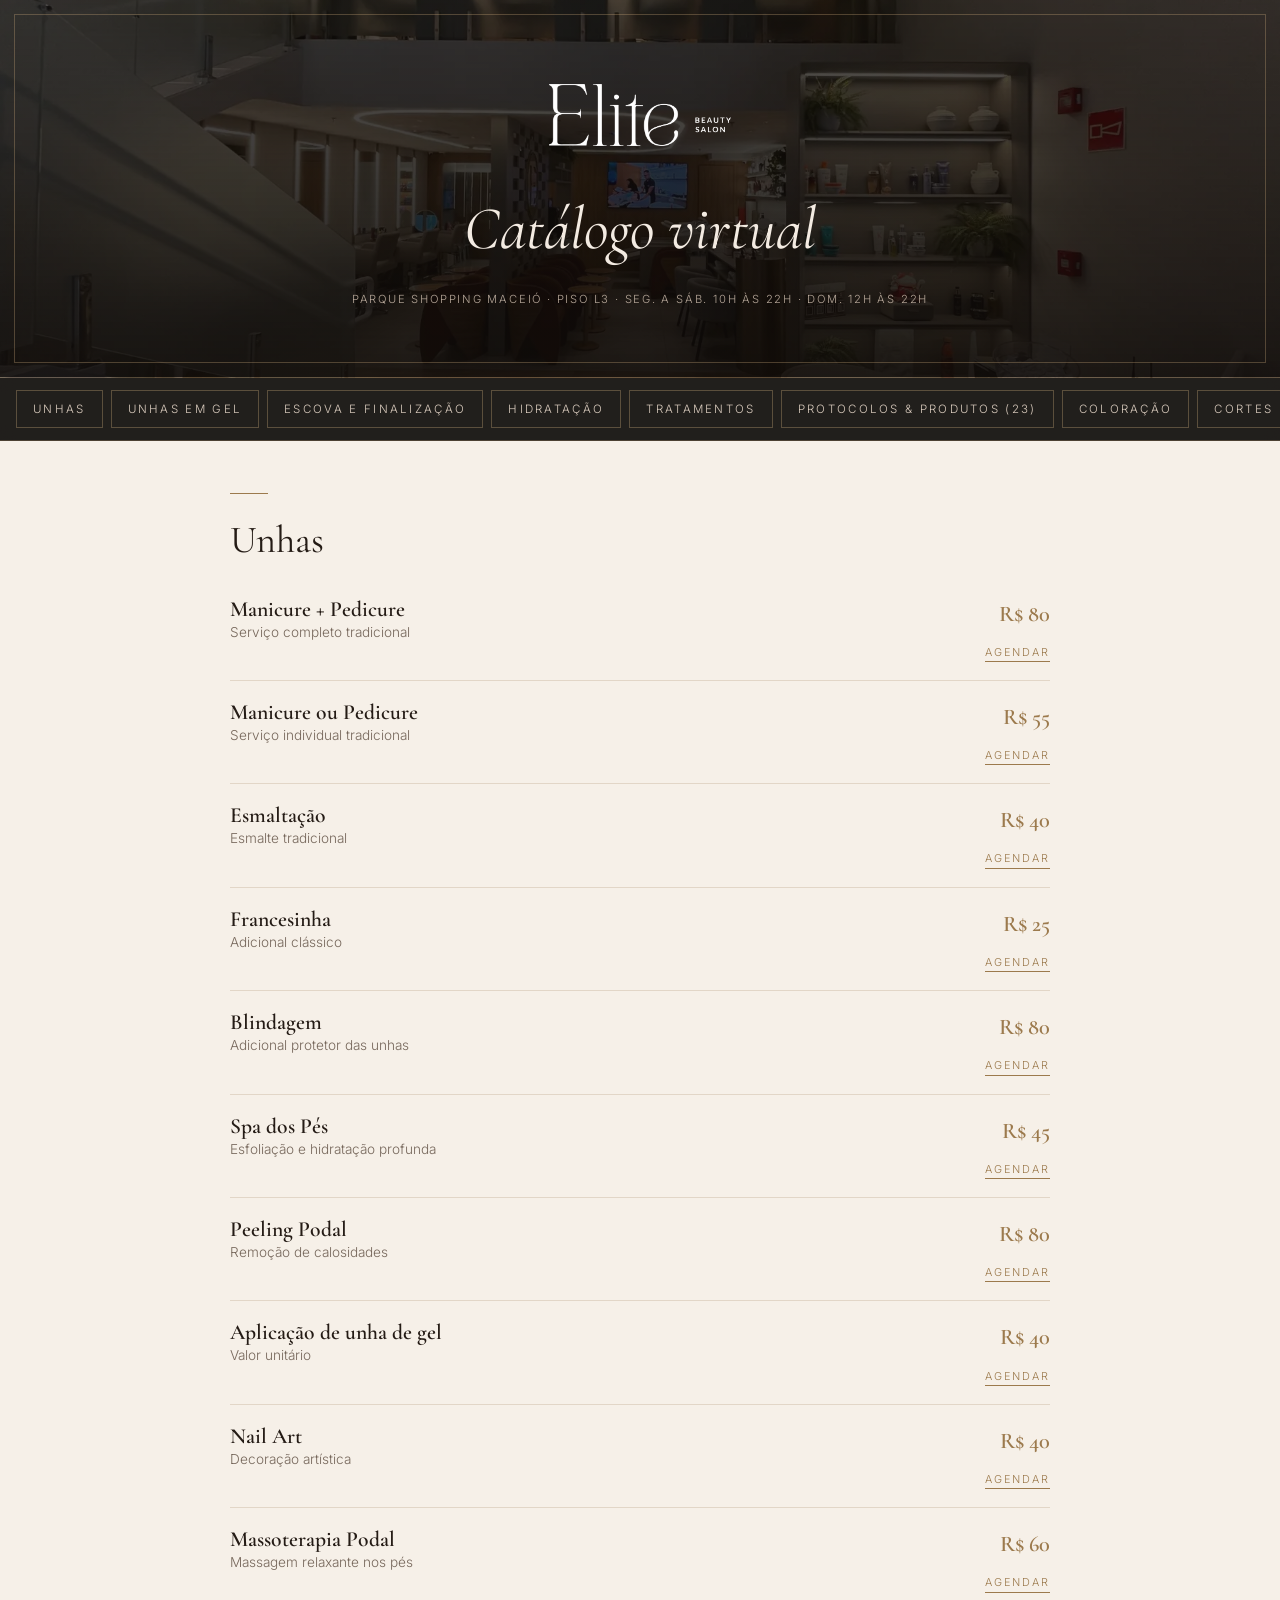
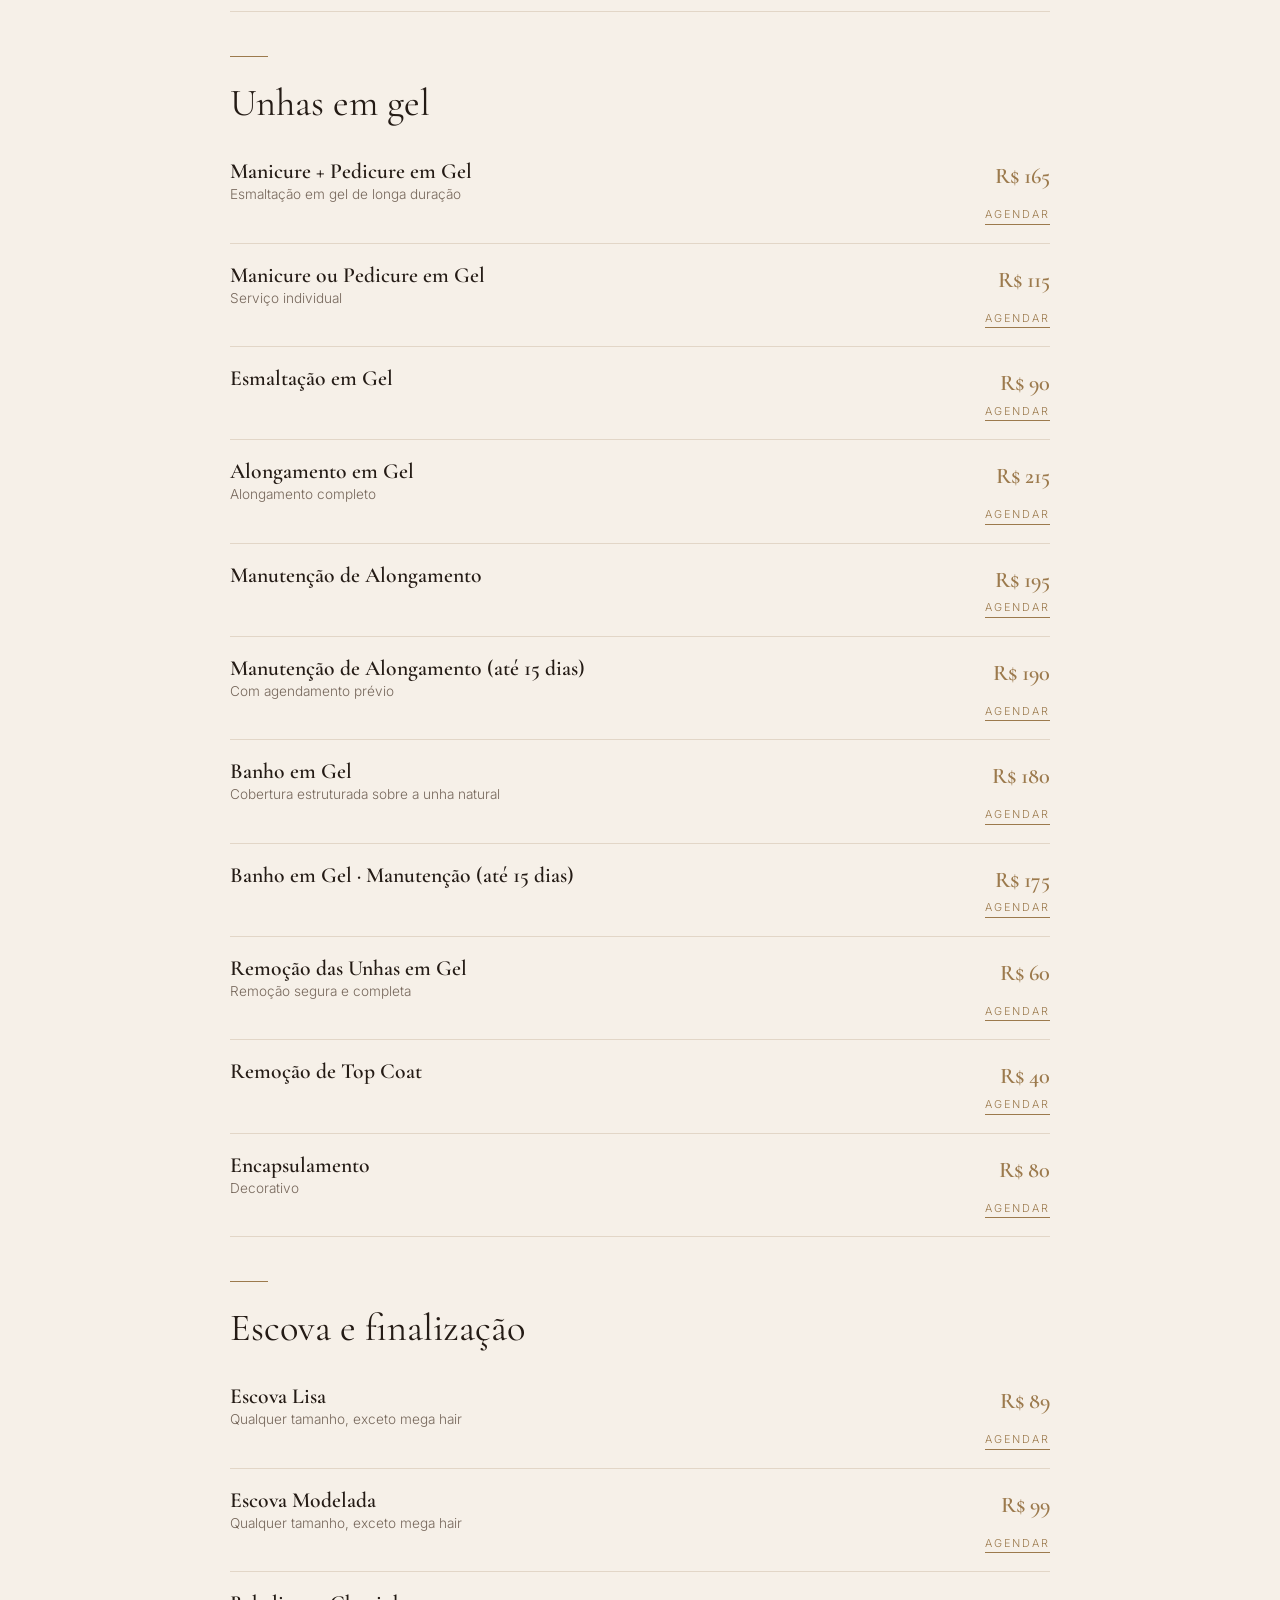
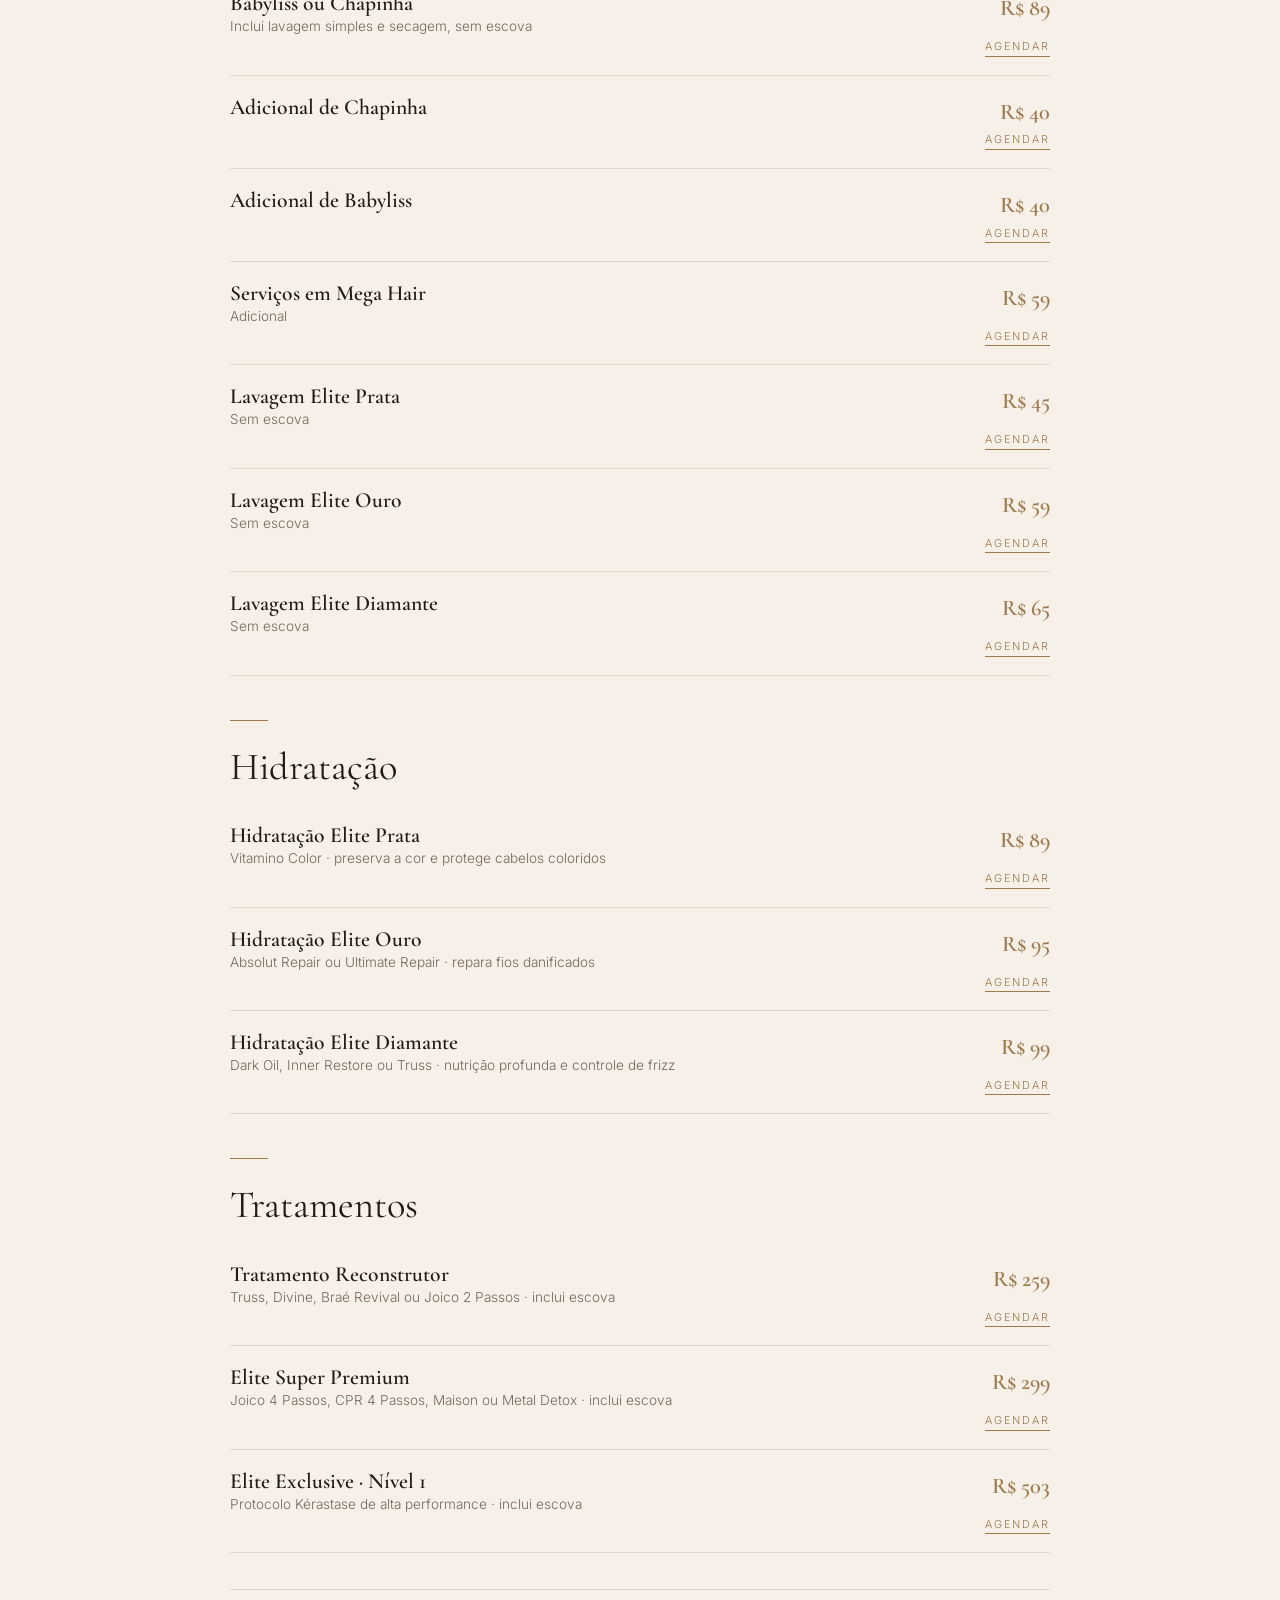
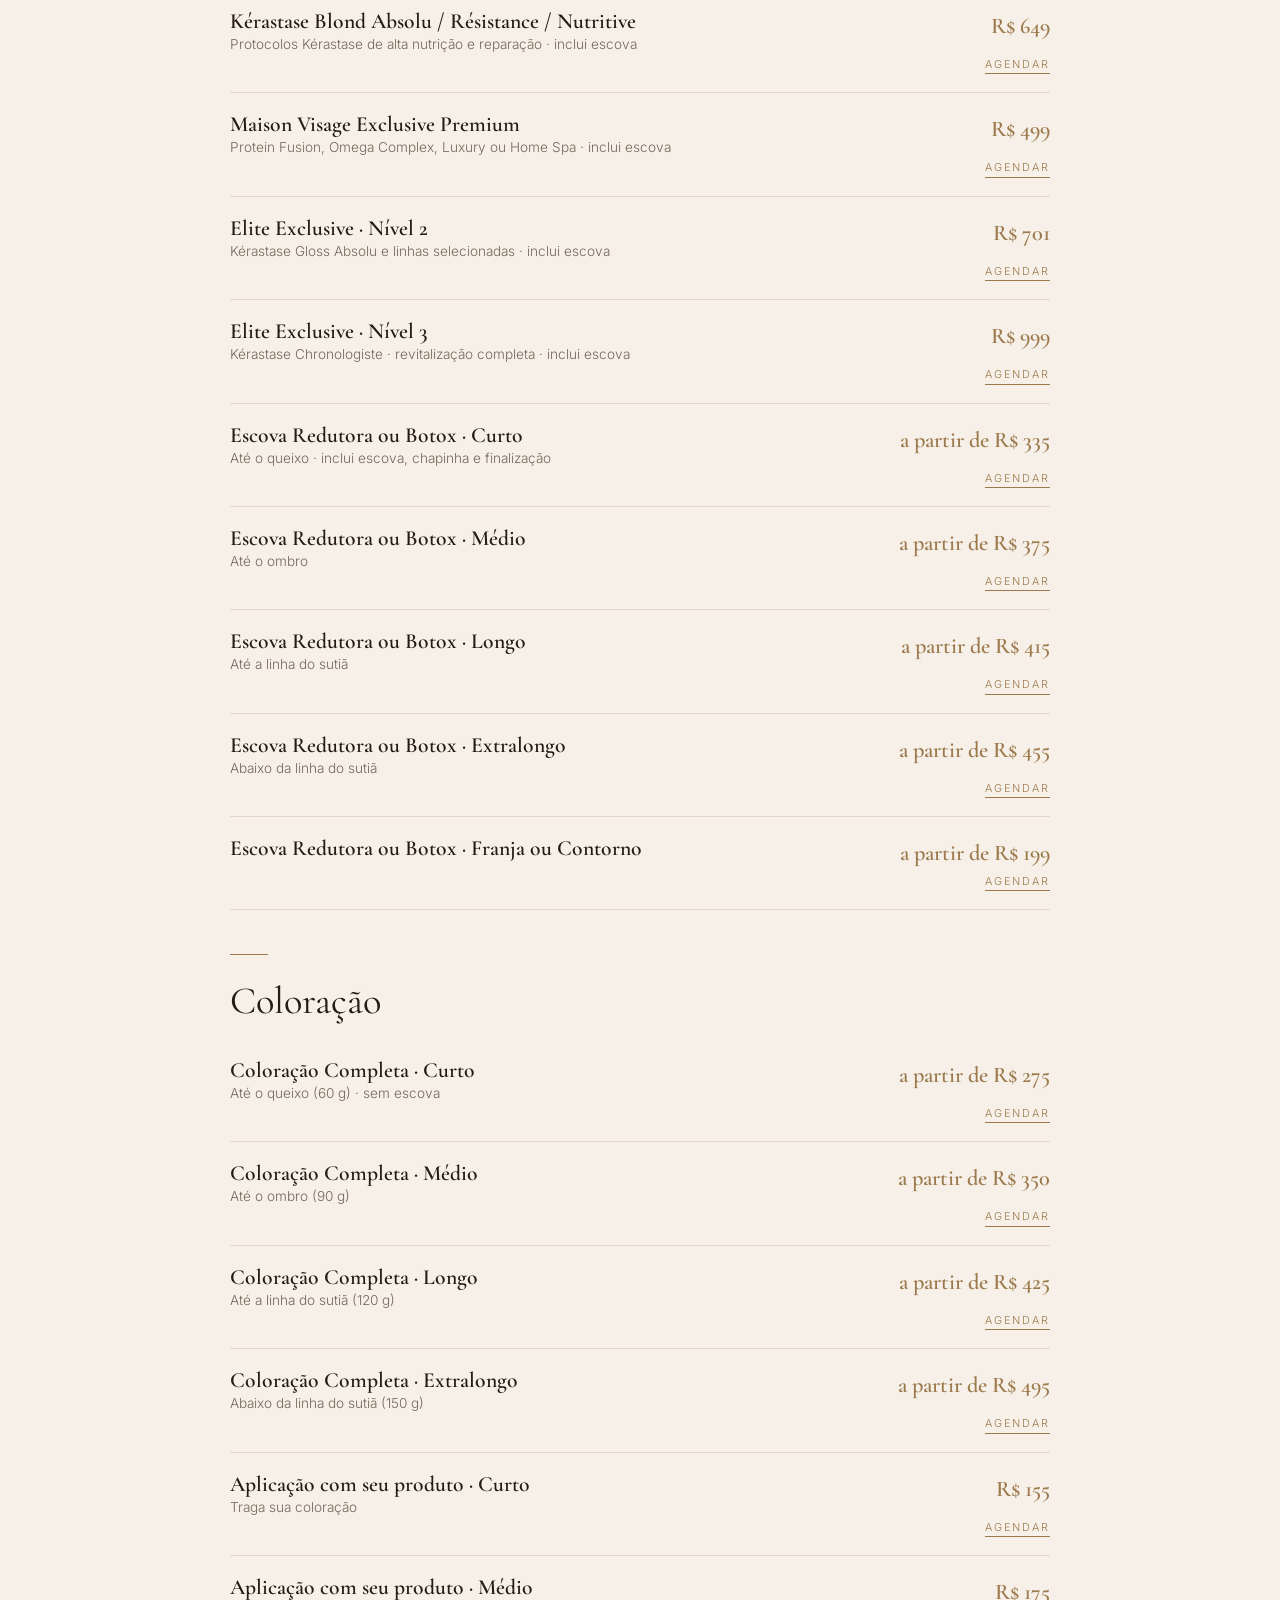
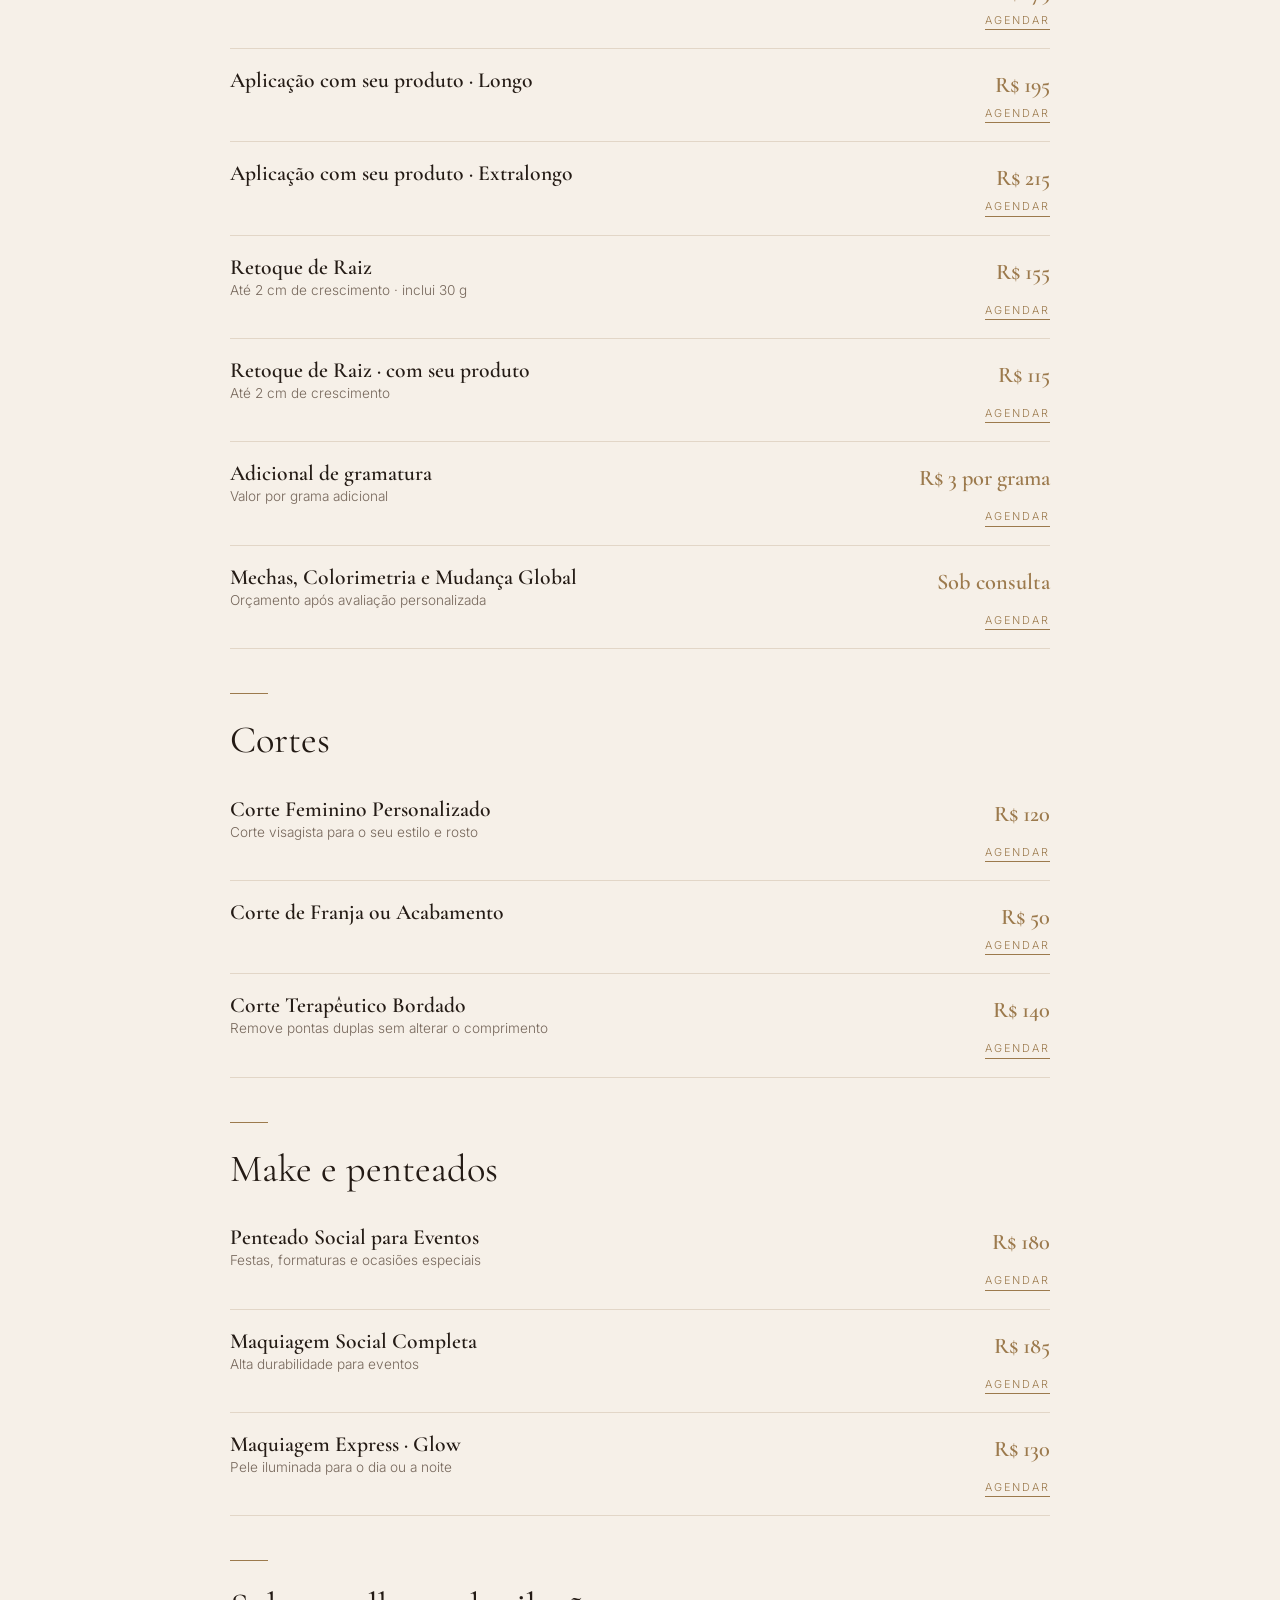
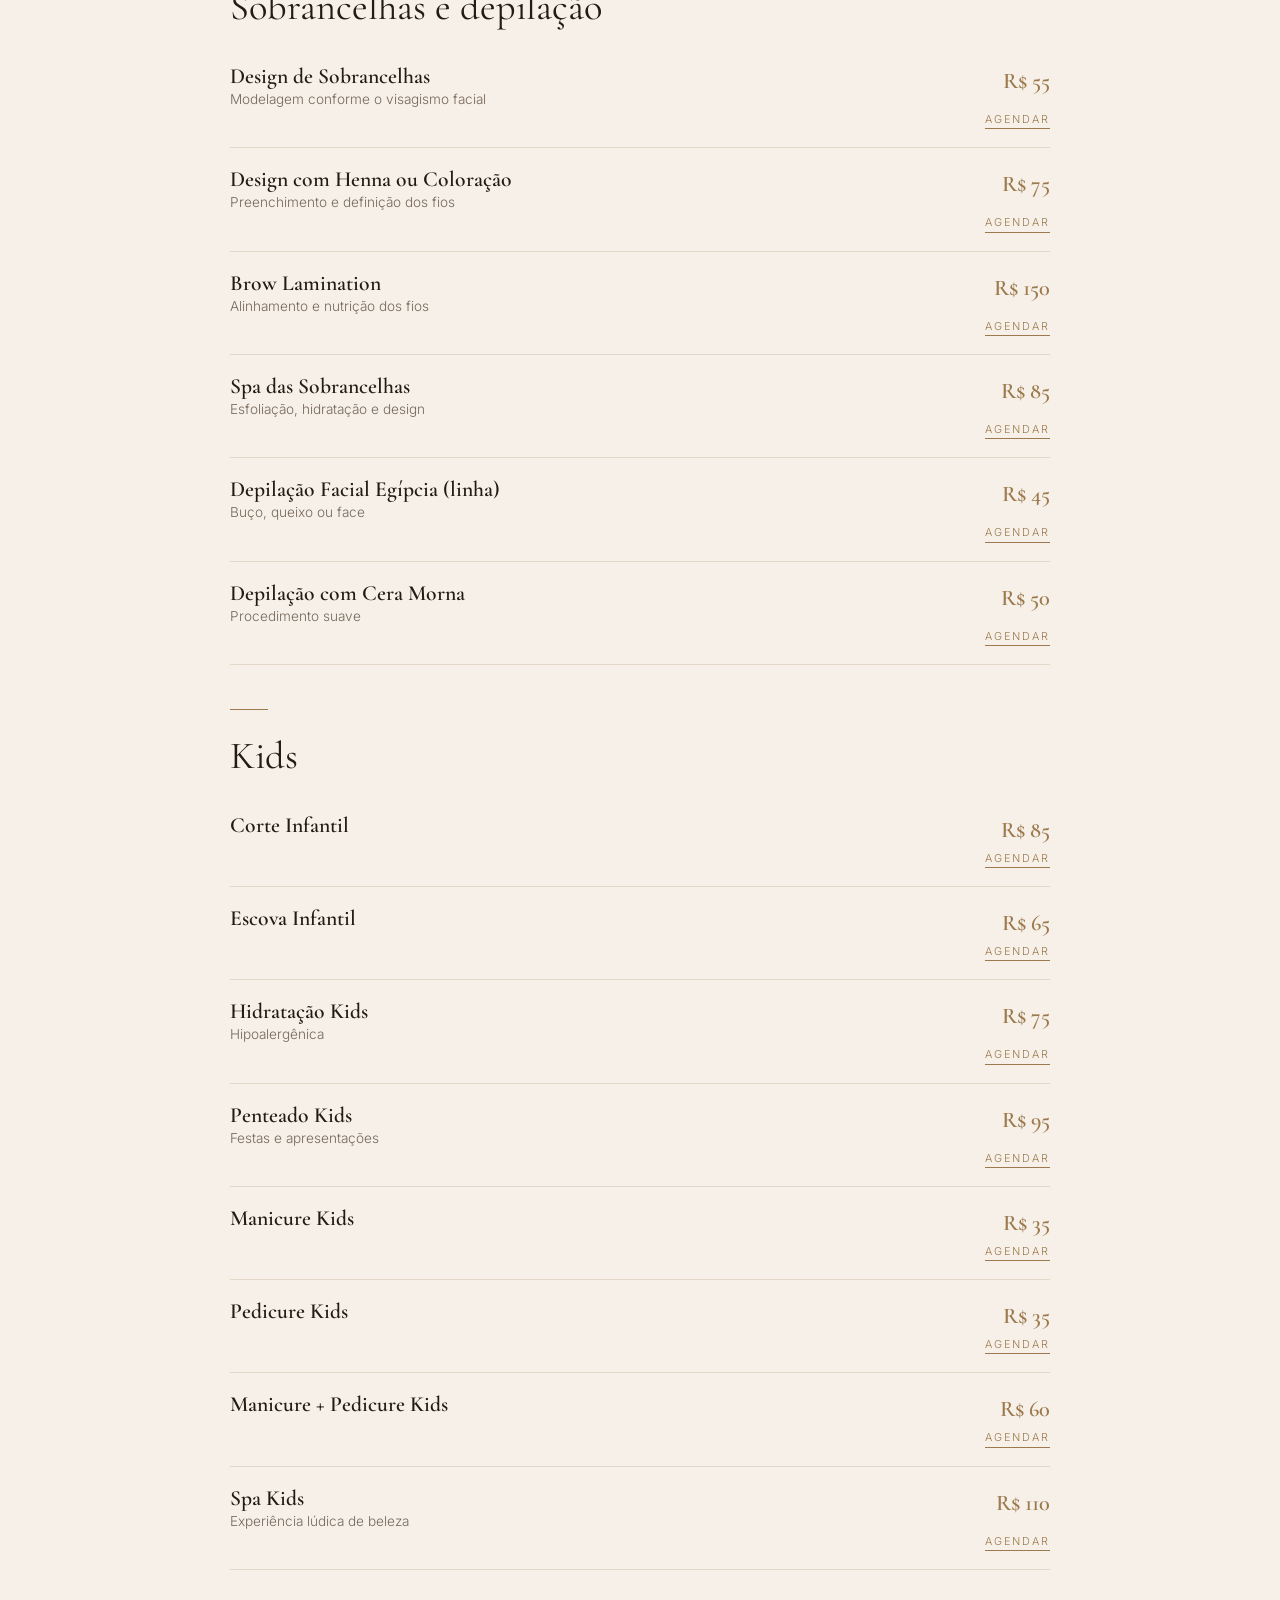
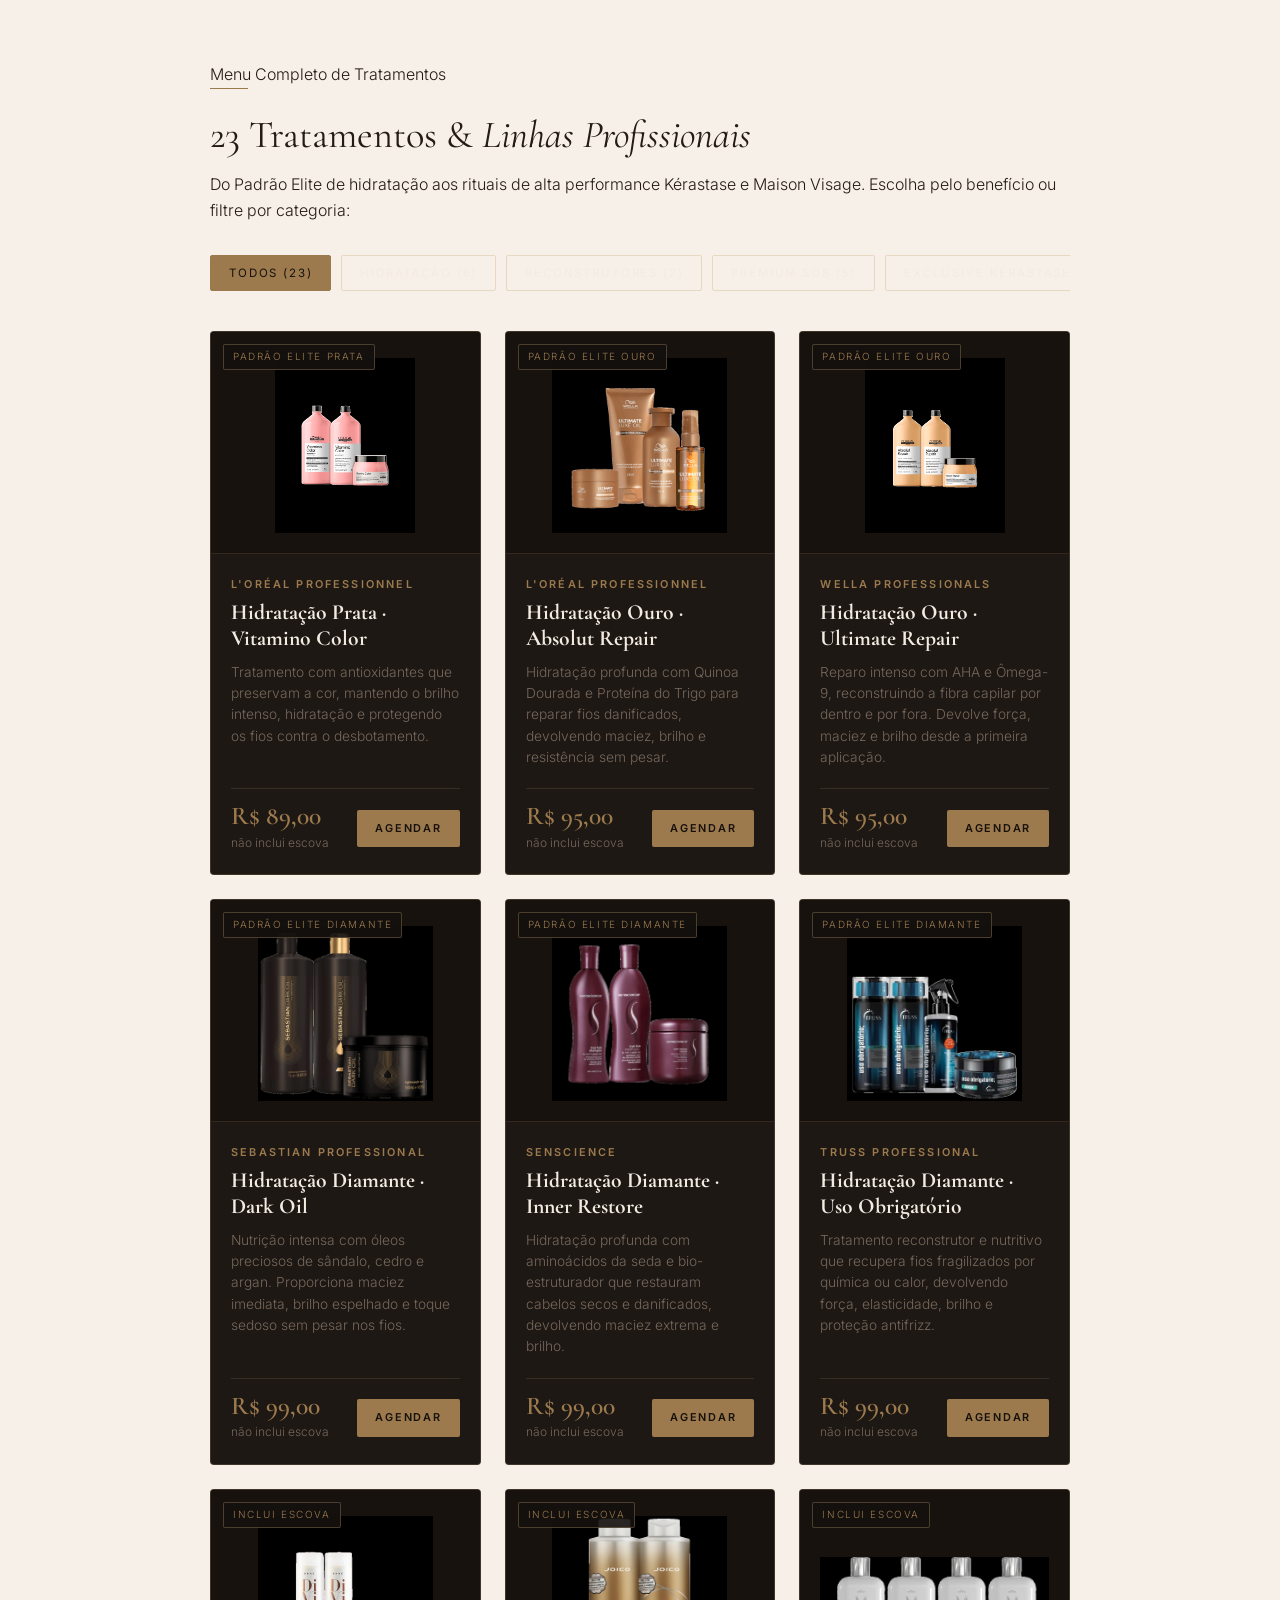
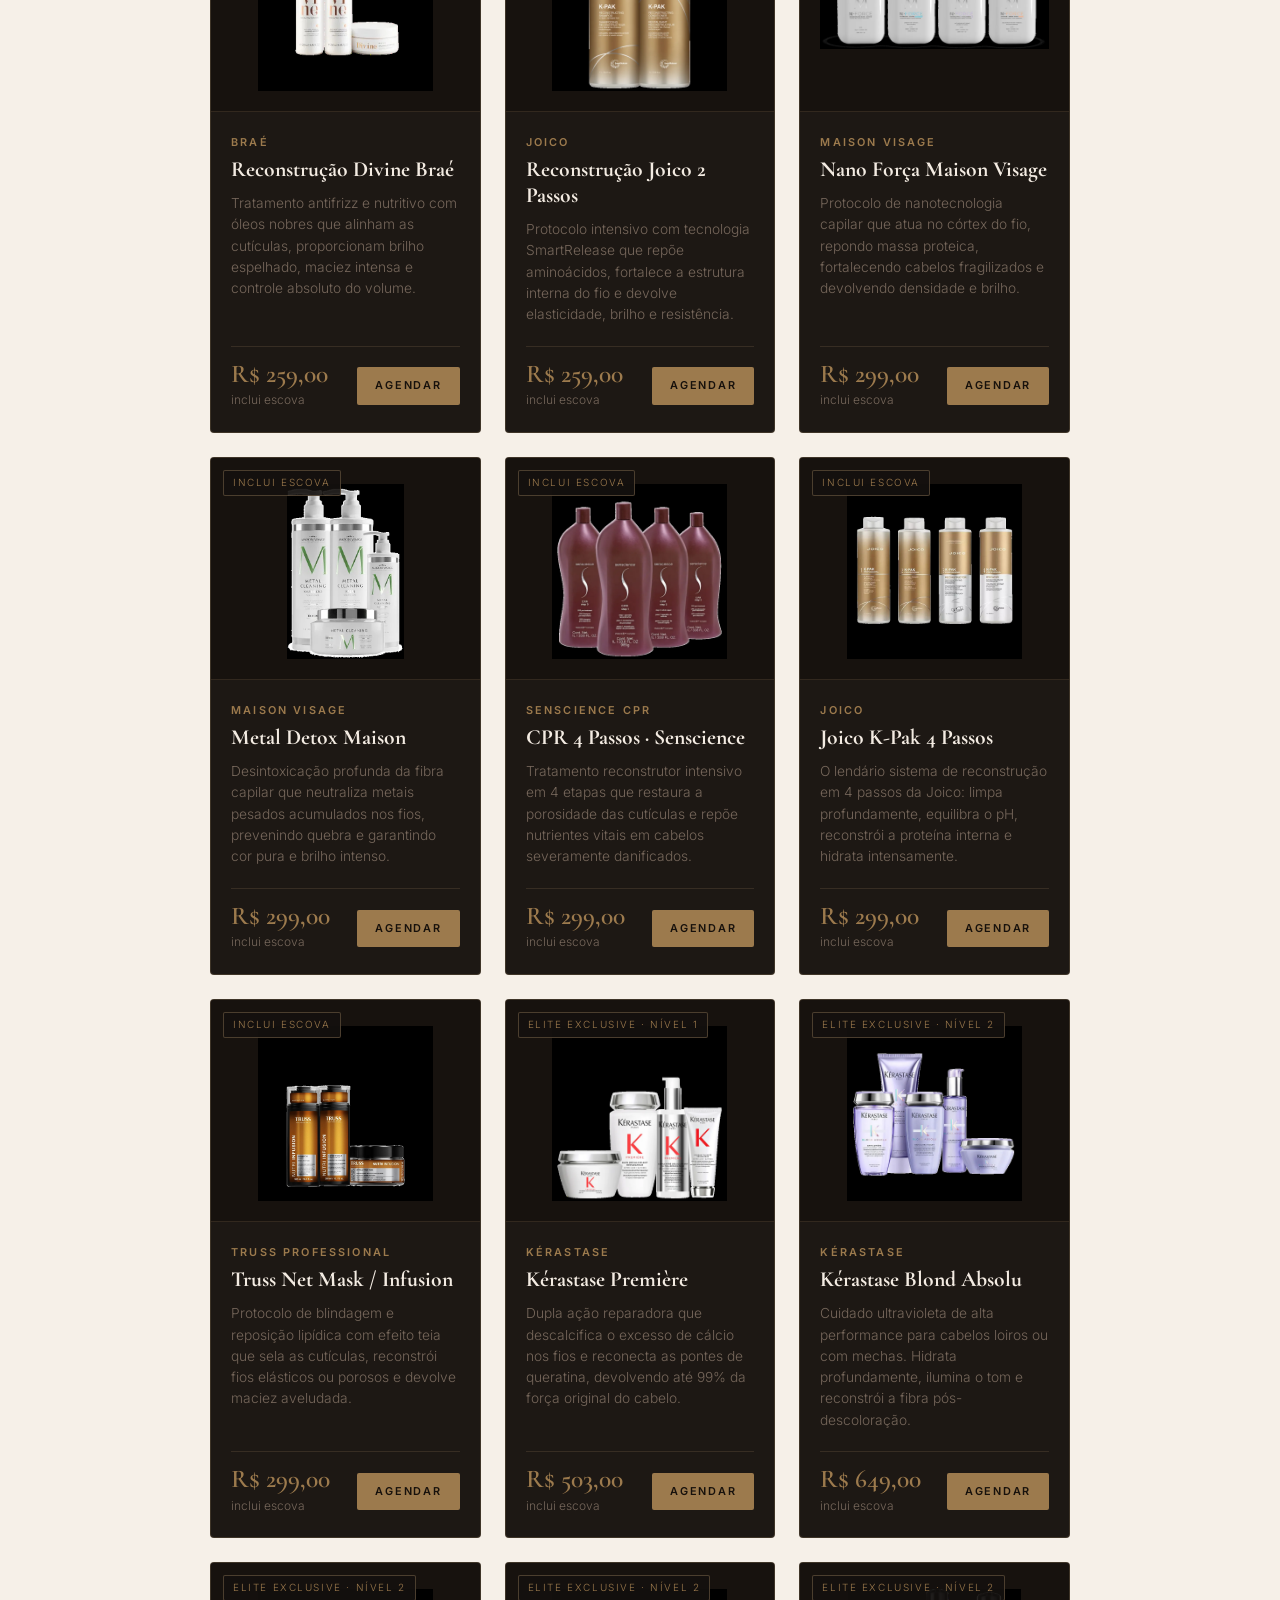
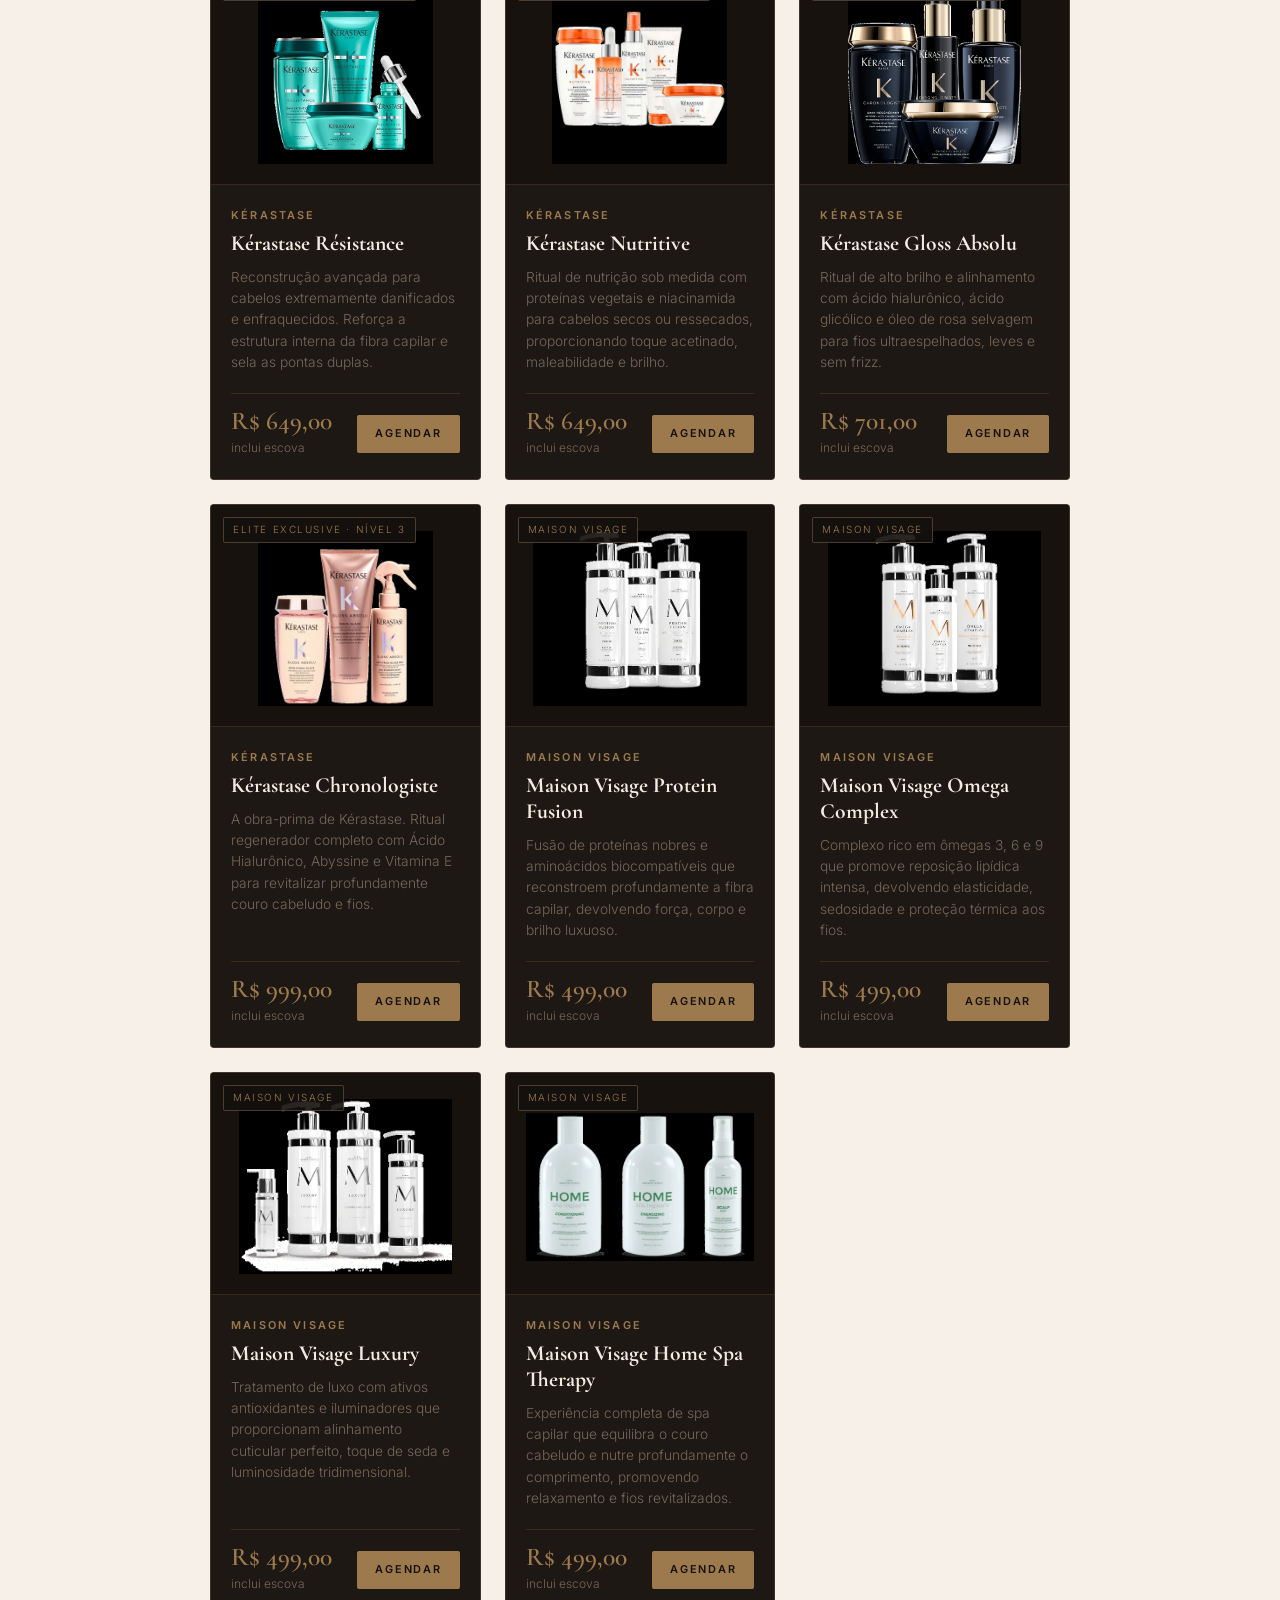
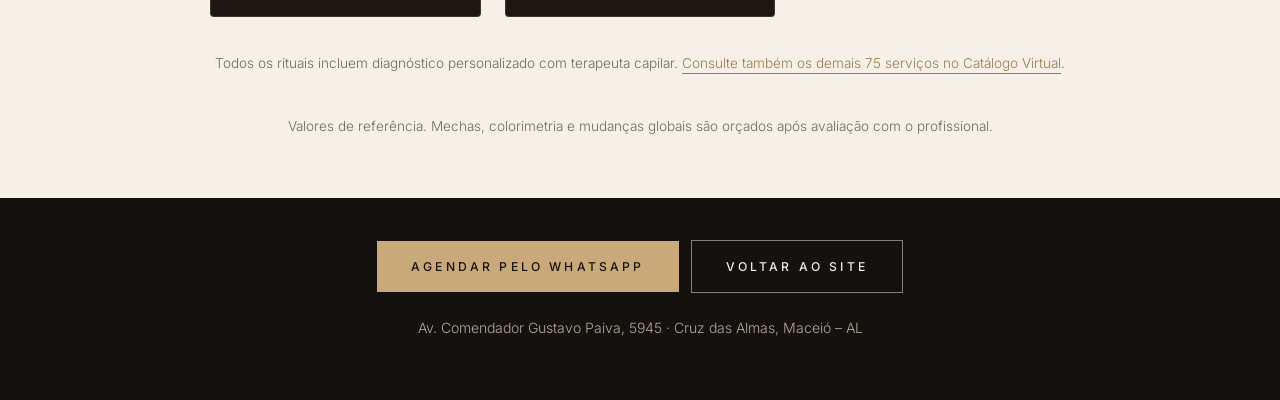
<file: catalogo/index.html>
<!DOCTYPE html><html lang="pt-BR"><head><meta charset="utf-8"><meta name="viewport" content="width=device-width, initial-scale=1, viewport-fit=cover">
<title>Catálogo virtual | Elite Beauty Salon – Parque Shopping Maceió</title>
<meta name="description" content="Catálogo virtual de serviços do Elite Beauty Salon, no Parque Shopping Maceió.">
<meta name="robots" content="noindex, nofollow"><meta name="theme-color" content="#14110f">
<link rel="preconnect" href="https://fonts.googleapis.com"><link rel="preconnect" href="https://fonts.gstatic.com" crossorigin>
<link href="https://fonts.googleapis.com/css2?family=Cormorant+Garamond:ital,wght@0,400;0,500;0,600;1,400;1,500&family=Inter:wght@300;400;500;600&display=swap" rel="stylesheet">
<style>
:root{--bg:#f6f0e8;--surface:#fffaf4;--ink:#241b15;--muted:#76675b;--gold:#9c7a4d;--line:#e2d6c7;color-scheme:light}
@media (prefers-color-scheme:dark){:root:not([data-theme="light"]){--bg:#14110f;--surface:#1d1814;--ink:#f3ebe2;--muted:#b5a698;--gold:#c9a97a;--line:#33291f;color-scheme:dark}}
:root[data-theme="dark"]{--bg:#14110f;--surface:#1d1814;--ink:#f3ebe2;--muted:#b5a698;--gold:#c9a97a;--line:#33291f;color-scheme:dark}
*{box-sizing:border-box;margin:0}
:root{padding-top:env(safe-area-inset-top,0px);padding-bottom:env(safe-area-inset-bottom,0px)}
html{scroll-behavior:smooth;scroll-padding-top:calc(130px + env(safe-area-inset-top,0px))}
body{background:var(--bg);color:var(--ink);font:400 16px/1.6 Inter,system-ui,-apple-system,"Segoe UI",sans-serif}
h1,h2{font-family:"Cormorant Garamond",Georgia,"Times New Roman",serif;font-weight:500}
.top{background:#14110f;color:#f3ebe2;text-align:center;padding:48px 20px 34px;border-bottom:1px solid rgba(201,169,122,.3)}
.top img{height:56px;margin:0 auto 20px}
.top h1{font-size:clamp(1.7rem,5vw,2.5rem)}
.top p{color:#b5a698;font-size:.9rem;margin-top:6px}
.chips{position:sticky;top:0;z-index:10;background:rgba(20,17,15,.94);backdrop-filter:blur(8px);-webkit-backdrop-filter:blur(8px);padding-top:env(safe-area-inset-top,0px);display:flex;gap:8px;overflow-x:auto;padding:12px 16px;border-bottom:1px solid rgba(201,169,122,.25);scrollbar-width:none}
.chips::-webkit-scrollbar{display:none}
.chips a{flex:none;color:#d9cbbd;text-decoration:none;font-size:.72rem;letter-spacing:.14em;text-transform:uppercase;padding:9px 16px;border:1px solid rgba(201,169,122,.35)}
.chips a:hover{background:#c9a97a;color:#17110c}
main{max-width:860px;margin:0 auto;padding:12px 20px 60px}
section{padding:40px 0 4px}
h2{font-size:1.9rem;margin-bottom:6px}
h2::before{content:"";display:block;width:38px;height:1px;background:var(--gold);margin-bottom:16px}
ul{list-style:none;padding:0}
li{display:grid;grid-template-columns:1fr auto;gap:2px 16px;padding:14px 0;border-bottom:1px solid var(--line);align-items:start}
.it b{font-weight:600;display:block}
.it small{color:var(--muted);font-size:.85rem;display:block;line-height:1.4}
.pr{color:var(--gold);font-weight:600;white-space:nowrap;text-align:right}
.ag{grid-column:2;justify-self:end;color:var(--gold);font-size:.68rem;letter-spacing:.18em;text-transform:uppercase;text-decoration:none;border-bottom:1px solid var(--gold)}
.note{color:var(--muted);font-size:.85rem;margin-top:38px;text-align:center}
.cta{text-align:center;padding:36px 20px 60px;background:#14110f;color:#f3ebe2}
.btn{display:inline-block;background:#c9a97a;color:#17110c;padding:16px 34px;font-weight:600;font-size:.76rem;letter-spacing:.18em;text-transform:uppercase;text-decoration:none;margin:6px}
.btn.g{background:transparent;color:#f3ebe2;border:1px solid rgba(243,235,226,.5)}
.cta p{color:#b5a698;font-size:.88rem;margin-top:18px}

body{font-weight:300}
.top{background:linear-gradient(rgba(14,11,9,.7),rgba(14,11,9,.93)),url([data-uri]) center/cover;padding:84px 20px 68px;position:relative}
.top::after{content:"";position:absolute;inset:14px;border:1px solid rgba(201,169,122,.32);pointer-events:none}
.top img{height:62px;margin-bottom:26px}
.top h1{font-size:clamp(2.4rem,7vw,3.8rem);font-weight:400;font-style:italic}
.top p{letter-spacing:.16em;text-transform:uppercase;font-size:.7rem;margin-top:14px}
h2{font-size:2.4rem;font-weight:400}
.it b{font-family:"Cormorant Garamond",Georgia,serif;font-size:1.35rem;font-weight:600;line-height:1.25}
.pr{font-family:"Cormorant Garamond",Georgia,serif;font-size:1.4rem;font-weight:600}
li{padding:18px 0}
.chips a{letter-spacing:.2em}
.btn{letter-spacing:.26em;font-weight:500}


/* ============================================================
   ESTILOS DOS 23 TRATAMENTOS E LINHAS PROFISSIONAIS
   ============================================================ */
.filter-tabs{display:flex;gap:10px;overflow-x:auto;padding-bottom:12px;margin:32px 0 28px;scrollbar-width:none}
.filter-tabs::-webkit-scrollbar{display:none}
.filter-btn{background:transparent;border:1px solid rgba(201,169,122,.35);color:var(--ink);padding:10px 18px;font-size:.72rem;letter-spacing:.16em;text-transform:uppercase;cursor:pointer;white-space:nowrap;font-family:inherit;transition:.25s;border-radius:2px}
.dark .filter-btn{color:#f3ebe2}
.filter-btn:hover,.filter-btn.active{background:var(--gold);color:#17110c;border-color:var(--gold)}
.prod-grid{display:grid;grid-template-columns:repeat(auto-fill,minmax(270px,1fr));gap:24px}
.prod-card{background:var(--surface);border:1px solid var(--line);border-radius:4px;overflow:hidden;display:flex;flex-direction:column;transition:transform .3s,border-color .3s,box-shadow .3s}
.dark .prod-card{background:#1d1814;border-color:rgba(201,169,122,.2)}
.prod-card:hover{transform:translateY(-5px);border-color:var(--gold);box-shadow:0 14px 32px rgba(0,0,0,.15)}
.prod-media{position:relative;background:#fdfbf7;padding:26px 20px 20px;display:flex;align-items:center;justify-content:center;min-height:220px;border-bottom:1px solid var(--line)}
.dark .prod-media{background:#17120e;border-color:rgba(201,169,122,.15)}
.prod-media img{max-height:175px;width:auto;max-width:100%;object-fit:contain;transition:transform .3s}
.prod-card:hover .prod-media img{transform:scale(1.05)}
.prod-badge{position:absolute;top:12px;left:12px;background:rgba(20,17,15,.9);color:var(--gold);font-size:.62rem;letter-spacing:.16em;text-transform:uppercase;padding:4px 9px;border-radius:2px;border:1px solid rgba(201,169,122,.3)}
.prod-info{padding:22px 20px 20px;display:flex;flex-direction:column;flex:1}
.prod-brand{font-size:.68rem;letter-spacing:.2em;text-transform:uppercase;color:var(--gold);margin-bottom:6px;font-weight:600}
.prod-title{font-family:"Cormorant Garamond",Georgia,serif;font-size:1.35rem;line-height:1.2;margin-bottom:10px;color:var(--ink)}
.dark .prod-title{color:#f3ebe2}
.prod-desc{font-size:.86rem;color:var(--muted);line-height:1.55;margin-bottom:20px;flex:1}
.prod-footer{display:flex;align-items:center;justify-content:space-between;padding-top:14px;border-top:1px solid var(--line);gap:10px}
.dark .prod-footer{border-color:rgba(201,169,122,.15)}
.prod-price{font-family:"Cormorant Garamond",Georgia,serif;font-size:1.6rem;font-weight:600;color:var(--gold);line-height:1}
.prod-btn{background:var(--gold);color:#17110c;padding:10px 18px;font-size:.68rem;letter-spacing:.16em;text-transform:uppercase;text-decoration:none;font-weight:600;border-radius:2px;transition:.2s;white-space:nowrap;display:inline-block}
.prod-btn:hover{background:#dcbd8f}

</style></head><body>
<header class="top"><img src="[data-uri]" alt="Elite Beauty Salon"><h1>Catálogo virtual</h1><p>Parque Shopping Maceió · Piso L3 · Seg. a sáb. 10h às 22h · Dom. 12h às 22h</p></header>
<nav class="chips"><a href="#unhas">Unhas</a><a href="#unhas-em-gel">Unhas em gel</a><a href="#escova-e-finalizacao">Escova e finalização</a><a href="#hidratacao">Hidratação</a><a href="#tratamentos">Tratamentos</a><a href="#protocolos-capilares">Protocolos &amp; Produtos (23)</a><a href="#coloracao">Coloração</a><a href="#cortes">Cortes</a><a href="#make-e-penteados">Make e penteados</a><a href="#sobrancelhas-e-depilacao">Sobrancelhas e depilação</a><a href="#kids">Kids</a></nav>
<main><section id="unhas"><h2>Unhas</h2><ul><li><div class="it"><b>Manicure + Pedicure</b><small>Serviço completo tradicional</small></div><div class="pr">R$ 80</div><a class="ag" href="https://wa.me/5582991077878?text=Ol%C3%A1%2C%20vim%20atrav%C3%A9s%20do%20cat%C3%A1logo%20virtual%20e%20gostaria%20de%20agendar%3A%20Manicure%20%2B%20Pedicure" target="_blank" rel="noopener">Agendar</a></li><li><div class="it"><b>Manicure ou Pedicure</b><small>Serviço individual tradicional</small></div><div class="pr">R$ 55</div><a class="ag" href="https://wa.me/5582991077878?text=Ol%C3%A1%2C%20vim%20atrav%C3%A9s%20do%20cat%C3%A1logo%20virtual%20e%20gostaria%20de%20agendar%3A%20Manicure%20ou%20Pedicure" target="_blank" rel="noopener">Agendar</a></li><li><div class="it"><b>Esmaltação</b><small>Esmalte tradicional</small></div><div class="pr">R$ 40</div><a class="ag" href="https://wa.me/5582991077878?text=Ol%C3%A1%2C%20vim%20atrav%C3%A9s%20do%20cat%C3%A1logo%20virtual%20e%20gostaria%20de%20agendar%3A%20Esmalta%C3%A7%C3%A3o" target="_blank" rel="noopener">Agendar</a></li><li><div class="it"><b>Francesinha</b><small>Adicional clássico</small></div><div class="pr">R$ 25</div><a class="ag" href="https://wa.me/5582991077878?text=Ol%C3%A1%2C%20vim%20atrav%C3%A9s%20do%20cat%C3%A1logo%20virtual%20e%20gostaria%20de%20agendar%3A%20Francesinha" target="_blank" rel="noopener">Agendar</a></li><li><div class="it"><b>Blindagem</b><small>Adicional protetor das unhas</small></div><div class="pr">R$ 80</div><a class="ag" href="https://wa.me/5582991077878?text=Ol%C3%A1%2C%20vim%20atrav%C3%A9s%20do%20cat%C3%A1logo%20virtual%20e%20gostaria%20de%20agendar%3A%20Blindagem" target="_blank" rel="noopener">Agendar</a></li><li><div class="it"><b>Spa dos Pés</b><small>Esfoliação e hidratação profunda</small></div><div class="pr">R$ 45</div><a class="ag" href="https://wa.me/5582991077878?text=Ol%C3%A1%2C%20vim%20atrav%C3%A9s%20do%20cat%C3%A1logo%20virtual%20e%20gostaria%20de%20agendar%3A%20Spa%20dos%20P%C3%A9s" target="_blank" rel="noopener">Agendar</a></li><li><div class="it"><b>Peeling Podal</b><small>Remoção de calosidades</small></div><div class="pr">R$ 80</div><a class="ag" href="https://wa.me/5582991077878?text=Ol%C3%A1%2C%20vim%20atrav%C3%A9s%20do%20cat%C3%A1logo%20virtual%20e%20gostaria%20de%20agendar%3A%20Peeling%20Podal" target="_blank" rel="noopener">Agendar</a></li><li><div class="it"><b>Aplicação de unha de gel</b><small>Valor unitário</small></div><div class="pr">R$ 40</div><a class="ag" href="https://wa.me/5582991077878?text=Ol%C3%A1%2C%20vim%20atrav%C3%A9s%20do%20cat%C3%A1logo%20virtual%20e%20gostaria%20de%20agendar%3A%20Aplica%C3%A7%C3%A3o%20de%20unha%20de%20gel" target="_blank" rel="noopener">Agendar</a></li><li><div class="it"><b>Nail Art</b><small>Decoração artística</small></div><div class="pr">R$ 40</div><a class="ag" href="https://wa.me/5582991077878?text=Ol%C3%A1%2C%20vim%20atrav%C3%A9s%20do%20cat%C3%A1logo%20virtual%20e%20gostaria%20de%20agendar%3A%20Nail%20Art" target="_blank" rel="noopener">Agendar</a></li><li><div class="it"><b>Massoterapia Podal</b><small>Massagem relaxante nos pés</small></div><div class="pr">R$ 60</div><a class="ag" href="https://wa.me/5582991077878?text=Ol%C3%A1%2C%20vim%20atrav%C3%A9s%20do%20cat%C3%A1logo%20virtual%20e%20gostaria%20de%20agendar%3A%20Massoterapia%20Podal" target="_blank" rel="noopener">Agendar</a></li></ul></section><section id="unhas-em-gel"><h2>Unhas em gel</h2><ul><li><div class="it"><b>Manicure + Pedicure em Gel</b><small>Esmaltação em gel de longa duração</small></div><div class="pr">R$ 165</div><a class="ag" href="https://wa.me/5582991077878?text=Ol%C3%A1%2C%20vim%20atrav%C3%A9s%20do%20cat%C3%A1logo%20virtual%20e%20gostaria%20de%20agendar%3A%20Manicure%20%2B%20Pedicure%20em%20Gel" target="_blank" rel="noopener">Agendar</a></li><li><div class="it"><b>Manicure ou Pedicure em Gel</b><small>Serviço individual</small></div><div class="pr">R$ 115</div><a class="ag" href="https://wa.me/5582991077878?text=Ol%C3%A1%2C%20vim%20atrav%C3%A9s%20do%20cat%C3%A1logo%20virtual%20e%20gostaria%20de%20agendar%3A%20Manicure%20ou%20Pedicure%20em%20Gel" target="_blank" rel="noopener">Agendar</a></li><li><div class="it"><b>Esmaltação em Gel</b></div><div class="pr">R$ 90</div><a class="ag" href="https://wa.me/5582991077878?text=Ol%C3%A1%2C%20vim%20atrav%C3%A9s%20do%20cat%C3%A1logo%20virtual%20e%20gostaria%20de%20agendar%3A%20Esmalta%C3%A7%C3%A3o%20em%20Gel" target="_blank" rel="noopener">Agendar</a></li><li><div class="it"><b>Alongamento em Gel</b><small>Alongamento completo</small></div><div class="pr">R$ 215</div><a class="ag" href="https://wa.me/5582991077878?text=Ol%C3%A1%2C%20vim%20atrav%C3%A9s%20do%20cat%C3%A1logo%20virtual%20e%20gostaria%20de%20agendar%3A%20Alongamento%20em%20Gel" target="_blank" rel="noopener">Agendar</a></li><li><div class="it"><b>Manutenção de Alongamento</b></div><div class="pr">R$ 195</div><a class="ag" href="https://wa.me/5582991077878?text=Ol%C3%A1%2C%20vim%20atrav%C3%A9s%20do%20cat%C3%A1logo%20virtual%20e%20gostaria%20de%20agendar%3A%20Manuten%C3%A7%C3%A3o%20de%20Alongamento" target="_blank" rel="noopener">Agendar</a></li><li><div class="it"><b>Manutenção de Alongamento (até 15 dias)</b><small>Com agendamento prévio</small></div><div class="pr">R$ 190</div><a class="ag" href="https://wa.me/5582991077878?text=Ol%C3%A1%2C%20vim%20atrav%C3%A9s%20do%20cat%C3%A1logo%20virtual%20e%20gostaria%20de%20agendar%3A%20Manuten%C3%A7%C3%A3o%20de%20Alongamento%20%28at%C3%A9%2015%20dias%29" target="_blank" rel="noopener">Agendar</a></li><li><div class="it"><b>Banho em Gel</b><small>Cobertura estruturada sobre a unha natural</small></div><div class="pr">R$ 180</div><a class="ag" href="https://wa.me/5582991077878?text=Ol%C3%A1%2C%20vim%20atrav%C3%A9s%20do%20cat%C3%A1logo%20virtual%20e%20gostaria%20de%20agendar%3A%20Banho%20em%20Gel" target="_blank" rel="noopener">Agendar</a></li><li><div class="it"><b>Banho em Gel · Manutenção (até 15 dias)</b></div><div class="pr">R$ 175</div><a class="ag" href="https://wa.me/5582991077878?text=Ol%C3%A1%2C%20vim%20atrav%C3%A9s%20do%20cat%C3%A1logo%20virtual%20e%20gostaria%20de%20agendar%3A%20Banho%20em%20Gel%20%C2%B7%20Manuten%C3%A7%C3%A3o%20%28at%C3%A9%2015%20dias%29" target="_blank" rel="noopener">Agendar</a></li><li><div class="it"><b>Remoção das Unhas em Gel</b><small>Remoção segura e completa</small></div><div class="pr">R$ 60</div><a class="ag" href="https://wa.me/5582991077878?text=Ol%C3%A1%2C%20vim%20atrav%C3%A9s%20do%20cat%C3%A1logo%20virtual%20e%20gostaria%20de%20agendar%3A%20Remo%C3%A7%C3%A3o%20das%20Unhas%20em%20Gel" target="_blank" rel="noopener">Agendar</a></li><li><div class="it"><b>Remoção de Top Coat</b></div><div class="pr">R$ 40</div><a class="ag" href="https://wa.me/5582991077878?text=Ol%C3%A1%2C%20vim%20atrav%C3%A9s%20do%20cat%C3%A1logo%20virtual%20e%20gostaria%20de%20agendar%3A%20Remo%C3%A7%C3%A3o%20de%20Top%20Coat" target="_blank" rel="noopener">Agendar</a></li><li><div class="it"><b>Encapsulamento</b><small>Decorativo</small></div><div class="pr">R$ 80</div><a class="ag" href="https://wa.me/5582991077878?text=Ol%C3%A1%2C%20vim%20atrav%C3%A9s%20do%20cat%C3%A1logo%20virtual%20e%20gostaria%20de%20agendar%3A%20Encapsulamento" target="_blank" rel="noopener">Agendar</a></li></ul></section><section id="escova-e-finalizacao"><h2>Escova e finalização</h2><ul><li><div class="it"><b>Escova Lisa</b><small>Qualquer tamanho, exceto mega hair</small></div><div class="pr">R$ 89</div><a class="ag" href="https://wa.me/5582991077878?text=Ol%C3%A1%2C%20vim%20atrav%C3%A9s%20do%20cat%C3%A1logo%20virtual%20e%20gostaria%20de%20agendar%3A%20Escova%20Lisa" target="_blank" rel="noopener">Agendar</a></li><li><div class="it"><b>Escova Modelada</b><small>Qualquer tamanho, exceto mega hair</small></div><div class="pr">R$ 99</div><a class="ag" href="https://wa.me/5582991077878?text=Ol%C3%A1%2C%20vim%20atrav%C3%A9s%20do%20cat%C3%A1logo%20virtual%20e%20gostaria%20de%20agendar%3A%20Escova%20Modelada" target="_blank" rel="noopener">Agendar</a></li><li><div class="it"><b>Babyliss ou Chapinha</b><small>Inclui lavagem simples e secagem, sem escova</small></div><div class="pr">R$ 89</div><a class="ag" href="https://wa.me/5582991077878?text=Ol%C3%A1%2C%20vim%20atrav%C3%A9s%20do%20cat%C3%A1logo%20virtual%20e%20gostaria%20de%20agendar%3A%20Babyliss%20ou%20Chapinha" target="_blank" rel="noopener">Agendar</a></li><li><div class="it"><b>Adicional de Chapinha</b></div><div class="pr">R$ 40</div><a class="ag" href="https://wa.me/5582991077878?text=Ol%C3%A1%2C%20vim%20atrav%C3%A9s%20do%20cat%C3%A1logo%20virtual%20e%20gostaria%20de%20agendar%3A%20Adicional%20de%20Chapinha" target="_blank" rel="noopener">Agendar</a></li><li><div class="it"><b>Adicional de Babyliss</b></div><div class="pr">R$ 40</div><a class="ag" href="https://wa.me/5582991077878?text=Ol%C3%A1%2C%20vim%20atrav%C3%A9s%20do%20cat%C3%A1logo%20virtual%20e%20gostaria%20de%20agendar%3A%20Adicional%20de%20Babyliss" target="_blank" rel="noopener">Agendar</a></li><li><div class="it"><b>Serviços em Mega Hair</b><small>Adicional</small></div><div class="pr">R$ 59</div><a class="ag" href="https://wa.me/5582991077878?text=Ol%C3%A1%2C%20vim%20atrav%C3%A9s%20do%20cat%C3%A1logo%20virtual%20e%20gostaria%20de%20agendar%3A%20Servi%C3%A7os%20em%20Mega%20Hair" target="_blank" rel="noopener">Agendar</a></li><li><div class="it"><b>Lavagem Elite Prata</b><small>Sem escova</small></div><div class="pr">R$ 45</div><a class="ag" href="https://wa.me/5582991077878?text=Ol%C3%A1%2C%20vim%20atrav%C3%A9s%20do%20cat%C3%A1logo%20virtual%20e%20gostaria%20de%20agendar%3A%20Lavagem%20Elite%20Prata" target="_blank" rel="noopener">Agendar</a></li><li><div class="it"><b>Lavagem Elite Ouro</b><small>Sem escova</small></div><div class="pr">R$ 59</div><a class="ag" href="https://wa.me/5582991077878?text=Ol%C3%A1%2C%20vim%20atrav%C3%A9s%20do%20cat%C3%A1logo%20virtual%20e%20gostaria%20de%20agendar%3A%20Lavagem%20Elite%20Ouro" target="_blank" rel="noopener">Agendar</a></li><li><div class="it"><b>Lavagem Elite Diamante</b><small>Sem escova</small></div><div class="pr">R$ 65</div><a class="ag" href="https://wa.me/5582991077878?text=Ol%C3%A1%2C%20vim%20atrav%C3%A9s%20do%20cat%C3%A1logo%20virtual%20e%20gostaria%20de%20agendar%3A%20Lavagem%20Elite%20Diamante" target="_blank" rel="noopener">Agendar</a></li></ul></section><section id="hidratacao"><h2>Hidratação</h2><ul><li><div class="it"><b>Hidratação Elite Prata</b><small>Vitamino Color · preserva a cor e protege cabelos coloridos</small></div><div class="pr">R$ 89</div><a class="ag" href="https://wa.me/5582991077878?text=Ol%C3%A1%2C%20vim%20atrav%C3%A9s%20do%20cat%C3%A1logo%20virtual%20e%20gostaria%20de%20agendar%3A%20Hidrata%C3%A7%C3%A3o%20Elite%20Prata" target="_blank" rel="noopener">Agendar</a></li><li><div class="it"><b>Hidratação Elite Ouro</b><small>Absolut Repair ou Ultimate Repair · repara fios danificados</small></div><div class="pr">R$ 95</div><a class="ag" href="https://wa.me/5582991077878?text=Ol%C3%A1%2C%20vim%20atrav%C3%A9s%20do%20cat%C3%A1logo%20virtual%20e%20gostaria%20de%20agendar%3A%20Hidrata%C3%A7%C3%A3o%20Elite%20Ouro" target="_blank" rel="noopener">Agendar</a></li><li><div class="it"><b>Hidratação Elite Diamante</b><small>Dark Oil, Inner Restore ou Truss · nutrição profunda e controle de frizz</small></div><div class="pr">R$ 99</div><a class="ag" href="https://wa.me/5582991077878?text=Ol%C3%A1%2C%20vim%20atrav%C3%A9s%20do%20cat%C3%A1logo%20virtual%20e%20gostaria%20de%20agendar%3A%20Hidrata%C3%A7%C3%A3o%20Elite%20Diamante" target="_blank" rel="noopener">Agendar</a></li></ul></section><section id="tratamentos"><h2>Tratamentos</h2><ul><li><div class="it"><b>Tratamento Reconstrutor</b><small>Truss, Divine, Braé Revival ou Joico 2 Passos · inclui escova</small></div><div class="pr">R$ 259</div><a class="ag" href="https://wa.me/5582991077878?text=Ol%C3%A1%2C%20vim%20atrav%C3%A9s%20do%20cat%C3%A1logo%20virtual%20e%20gostaria%20de%20agendar%3A%20Tratamento%20Reconstrutor" target="_blank" rel="noopener">Agendar</a></li><li><div class="it"><b>Elite Super Premium</b><small>Joico 4 Passos, CPR 4 Passos, Maison ou Metal Detox · inclui escova</small></div><div class="pr">R$ 299</div><a class="ag" href="https://wa.me/5582991077878?text=Ol%C3%A1%2C%20vim%20atrav%C3%A9s%20do%20cat%C3%A1logo%20virtual%20e%20gostaria%20de%20agendar%3A%20Elite%20Super%20Premium" target="_blank" rel="noopener">Agendar</a></li><li><div class="it"><b>Elite Exclusive · Nível 1</b><small>Protocolo Kérastase de alta performance · inclui escova</small></div><div class="pr">R$ 503</div><a class="ag" href="https://wa.me/5582991077878?text=Ol%C3%A1%2C%20vim%20atrav%C3%A9s%20do%20cat%C3%A1logo%20virtual%20e%20gostaria%20de%20agendar%3A%20Elite%20Exclusive%20%C2%B7%20N%C3%ADvel%201" target="_blank" rel="noopener">Agendar</a></li><li><li><div class="it"><b>Kérastase Blond Absolu / Résistance / Nutritive</b><small>Protocolos Kérastase de alta nutrição e reparação · inclui escova</small></div><div class="pr">R$ 649</div><a class="ag" href="https://wa.me/5582991077878?text=Ol%C3%A1%2C%20vim%20atrav%C3%A9s%20do%20cat%C3%A1logo%20virtual%20e%20gostaria%20de%20agendar%3A%20K%C3%A9rastase%20Blond%20Absolu%20%2F%20R%C3%A9sistance%20%2F%20Nutritive" target="_blank" rel="noopener">Agendar</a></li>
<li><div class="it"><b>Maison Visage Exclusive Premium</b><small>Protein Fusion, Omega Complex, Luxury ou Home Spa · inclui escova</small></div><div class="pr">R$ 499</div><a class="ag" href="https://wa.me/5582991077878?text=Ol%C3%A1%2C%20vim%20atrav%C3%A9s%20do%20cat%C3%A1logo%20virtual%20e%20gostaria%20de%20agendar%3A%20Maison%20Visage%20Exclusive%20Premium" target="_blank" rel="noopener">Agendar</a></li>
<li><div class="it"><b>Elite Exclusive · Nível 2</b><small>Kérastase Gloss Absolu e linhas selecionadas · inclui escova</small></div><div class="pr">R$ 701</div><a class="ag" href="https://wa.me/5582991077878?text=Ol%C3%A1%2C%20vim%20atrav%C3%A9s%20do%20cat%C3%A1logo%20virtual%20e%20gostaria%20de%20agendar%3A%20Elite%20Exclusive%20%C2%B7%20N%C3%ADvel%202" target="_blank" rel="noopener">Agendar</a></li><li><div class="it"><b>Elite Exclusive · Nível 3</b><small>Kérastase Chronologiste · revitalização completa · inclui escova</small></div><div class="pr">R$ 999</div><a class="ag" href="https://wa.me/5582991077878?text=Ol%C3%A1%2C%20vim%20atrav%C3%A9s%20do%20cat%C3%A1logo%20virtual%20e%20gostaria%20de%20agendar%3A%20Elite%20Exclusive%20%C2%B7%20N%C3%ADvel%203" target="_blank" rel="noopener">Agendar</a></li><li><div class="it"><b>Escova Redutora ou Botox · Curto</b><small>Até o queixo · inclui escova, chapinha e finalização</small></div><div class="pr">a partir de R$ 335</div><a class="ag" href="https://wa.me/5582991077878?text=Ol%C3%A1%2C%20vim%20atrav%C3%A9s%20do%20cat%C3%A1logo%20virtual%20e%20gostaria%20de%20agendar%3A%20Escova%20Redutora%20ou%20Botox%20%C2%B7%20Curto" target="_blank" rel="noopener">Agendar</a></li><li><div class="it"><b>Escova Redutora ou Botox · Médio</b><small>Até o ombro</small></div><div class="pr">a partir de R$ 375</div><a class="ag" href="https://wa.me/5582991077878?text=Ol%C3%A1%2C%20vim%20atrav%C3%A9s%20do%20cat%C3%A1logo%20virtual%20e%20gostaria%20de%20agendar%3A%20Escova%20Redutora%20ou%20Botox%20%C2%B7%20M%C3%A9dio" target="_blank" rel="noopener">Agendar</a></li><li><div class="it"><b>Escova Redutora ou Botox · Longo</b><small>Até a linha do sutiã</small></div><div class="pr">a partir de R$ 415</div><a class="ag" href="https://wa.me/5582991077878?text=Ol%C3%A1%2C%20vim%20atrav%C3%A9s%20do%20cat%C3%A1logo%20virtual%20e%20gostaria%20de%20agendar%3A%20Escova%20Redutora%20ou%20Botox%20%C2%B7%20Longo" target="_blank" rel="noopener">Agendar</a></li><li><div class="it"><b>Escova Redutora ou Botox · Extralongo</b><small>Abaixo da linha do sutiã</small></div><div class="pr">a partir de R$ 455</div><a class="ag" href="https://wa.me/5582991077878?text=Ol%C3%A1%2C%20vim%20atrav%C3%A9s%20do%20cat%C3%A1logo%20virtual%20e%20gostaria%20de%20agendar%3A%20Escova%20Redutora%20ou%20Botox%20%C2%B7%20Extralongo" target="_blank" rel="noopener">Agendar</a></li><li><div class="it"><b>Escova Redutora ou Botox · Franja ou Contorno</b></div><div class="pr">a partir de R$ 199</div><a class="ag" href="https://wa.me/5582991077878?text=Ol%C3%A1%2C%20vim%20atrav%C3%A9s%20do%20cat%C3%A1logo%20virtual%20e%20gostaria%20de%20agendar%3A%20Escova%20Redutora%20ou%20Botox%20%C2%B7%20Franja%20ou%20Contorno" target="_blank" rel="noopener">Agendar</a></li></ul></section><section id="coloracao"><h2>Coloração</h2><ul><li><div class="it"><b>Coloração Completa · Curto</b><small>Até o queixo (60 g) · sem escova</small></div><div class="pr">a partir de R$ 275</div><a class="ag" href="https://wa.me/5582991077878?text=Ol%C3%A1%2C%20vim%20atrav%C3%A9s%20do%20cat%C3%A1logo%20virtual%20e%20gostaria%20de%20agendar%3A%20Colora%C3%A7%C3%A3o%20Completa%20%C2%B7%20Curto" target="_blank" rel="noopener">Agendar</a></li><li><div class="it"><b>Coloração Completa · Médio</b><small>Até o ombro (90 g)</small></div><div class="pr">a partir de R$ 350</div><a class="ag" href="https://wa.me/5582991077878?text=Ol%C3%A1%2C%20vim%20atrav%C3%A9s%20do%20cat%C3%A1logo%20virtual%20e%20gostaria%20de%20agendar%3A%20Colora%C3%A7%C3%A3o%20Completa%20%C2%B7%20M%C3%A9dio" target="_blank" rel="noopener">Agendar</a></li><li><div class="it"><b>Coloração Completa · Longo</b><small>Até a linha do sutiã (120 g)</small></div><div class="pr">a partir de R$ 425</div><a class="ag" href="https://wa.me/5582991077878?text=Ol%C3%A1%2C%20vim%20atrav%C3%A9s%20do%20cat%C3%A1logo%20virtual%20e%20gostaria%20de%20agendar%3A%20Colora%C3%A7%C3%A3o%20Completa%20%C2%B7%20Longo" target="_blank" rel="noopener">Agendar</a></li><li><div class="it"><b>Coloração Completa · Extralongo</b><small>Abaixo da linha do sutiã (150 g)</small></div><div class="pr">a partir de R$ 495</div><a class="ag" href="https://wa.me/5582991077878?text=Ol%C3%A1%2C%20vim%20atrav%C3%A9s%20do%20cat%C3%A1logo%20virtual%20e%20gostaria%20de%20agendar%3A%20Colora%C3%A7%C3%A3o%20Completa%20%C2%B7%20Extralongo" target="_blank" rel="noopener">Agendar</a></li><li><div class="it"><b>Aplicação com seu produto · Curto</b><small>Traga sua coloração</small></div><div class="pr">R$ 155</div><a class="ag" href="https://wa.me/5582991077878?text=Ol%C3%A1%2C%20vim%20atrav%C3%A9s%20do%20cat%C3%A1logo%20virtual%20e%20gostaria%20de%20agendar%3A%20Aplica%C3%A7%C3%A3o%20com%20seu%20produto%20%C2%B7%20Curto" target="_blank" rel="noopener">Agendar</a></li><li><div class="it"><b>Aplicação com seu produto · Médio</b></div><div class="pr">R$ 175</div><a class="ag" href="https://wa.me/5582991077878?text=Ol%C3%A1%2C%20vim%20atrav%C3%A9s%20do%20cat%C3%A1logo%20virtual%20e%20gostaria%20de%20agendar%3A%20Aplica%C3%A7%C3%A3o%20com%20seu%20produto%20%C2%B7%20M%C3%A9dio" target="_blank" rel="noopener">Agendar</a></li><li><div class="it"><b>Aplicação com seu produto · Longo</b></div><div class="pr">R$ 195</div><a class="ag" href="https://wa.me/5582991077878?text=Ol%C3%A1%2C%20vim%20atrav%C3%A9s%20do%20cat%C3%A1logo%20virtual%20e%20gostaria%20de%20agendar%3A%20Aplica%C3%A7%C3%A3o%20com%20seu%20produto%20%C2%B7%20Longo" target="_blank" rel="noopener">Agendar</a></li><li><div class="it"><b>Aplicação com seu produto · Extralongo</b></div><div class="pr">R$ 215</div><a class="ag" href="https://wa.me/5582991077878?text=Ol%C3%A1%2C%20vim%20atrav%C3%A9s%20do%20cat%C3%A1logo%20virtual%20e%20gostaria%20de%20agendar%3A%20Aplica%C3%A7%C3%A3o%20com%20seu%20produto%20%C2%B7%20Extralongo" target="_blank" rel="noopener">Agendar</a></li><li><div class="it"><b>Retoque de Raiz</b><small>Até 2 cm de crescimento · inclui 30 g</small></div><div class="pr">R$ 155</div><a class="ag" href="https://wa.me/5582991077878?text=Ol%C3%A1%2C%20vim%20atrav%C3%A9s%20do%20cat%C3%A1logo%20virtual%20e%20gostaria%20de%20agendar%3A%20Retoque%20de%20Raiz" target="_blank" rel="noopener">Agendar</a></li><li><div class="it"><b>Retoque de Raiz · com seu produto</b><small>Até 2 cm de crescimento</small></div><div class="pr">R$ 115</div><a class="ag" href="https://wa.me/5582991077878?text=Ol%C3%A1%2C%20vim%20atrav%C3%A9s%20do%20cat%C3%A1logo%20virtual%20e%20gostaria%20de%20agendar%3A%20Retoque%20de%20Raiz%20%C2%B7%20com%20seu%20produto" target="_blank" rel="noopener">Agendar</a></li><li><div class="it"><b>Adicional de gramatura</b><small>Valor por grama adicional</small></div><div class="pr">R$ 3 por grama</div><a class="ag" href="https://wa.me/5582991077878?text=Ol%C3%A1%2C%20vim%20atrav%C3%A9s%20do%20cat%C3%A1logo%20virtual%20e%20gostaria%20de%20agendar%3A%20Adicional%20de%20gramatura" target="_blank" rel="noopener">Agendar</a></li><li><div class="it"><b>Mechas, Colorimetria e Mudança Global</b><small>Orçamento após avaliação personalizada</small></div><div class="pr">Sob consulta</div><a class="ag" href="https://wa.me/5582991077878?text=Ol%C3%A1%2C%20vim%20atrav%C3%A9s%20do%20cat%C3%A1logo%20virtual%20e%20gostaria%20de%20agendar%3A%20Mechas%2C%20Colorimetria%20e%20Mudan%C3%A7a%20Global" target="_blank" rel="noopener">Agendar</a></li></ul></section><section id="cortes"><h2>Cortes</h2><ul><li><div class="it"><b>Corte Feminino Personalizado</b><small>Corte visagista para o seu estilo e rosto</small></div><div class="pr">R$ 120</div><a class="ag" href="https://wa.me/5582991077878?text=Ol%C3%A1%2C%20vim%20atrav%C3%A9s%20do%20cat%C3%A1logo%20virtual%20e%20gostaria%20de%20agendar%3A%20Corte%20Feminino%20Personalizado" target="_blank" rel="noopener">Agendar</a></li><li><div class="it"><b>Corte de Franja ou Acabamento</b></div><div class="pr">R$ 50</div><a class="ag" href="https://wa.me/5582991077878?text=Ol%C3%A1%2C%20vim%20atrav%C3%A9s%20do%20cat%C3%A1logo%20virtual%20e%20gostaria%20de%20agendar%3A%20Corte%20de%20Franja%20ou%20Acabamento" target="_blank" rel="noopener">Agendar</a></li><li><div class="it"><b>Corte Terapêutico Bordado</b><small>Remove pontas duplas sem alterar o comprimento</small></div><div class="pr">R$ 140</div><a class="ag" href="https://wa.me/5582991077878?text=Ol%C3%A1%2C%20vim%20atrav%C3%A9s%20do%20cat%C3%A1logo%20virtual%20e%20gostaria%20de%20agendar%3A%20Corte%20Terap%C3%AAutico%20Bordado" target="_blank" rel="noopener">Agendar</a></li></ul></section><section id="make-e-penteados"><h2>Make e penteados</h2><ul><li><div class="it"><b>Penteado Social para Eventos</b><small>Festas, formaturas e ocasiões especiais</small></div><div class="pr">R$ 180</div><a class="ag" href="https://wa.me/5582991077878?text=Ol%C3%A1%2C%20vim%20atrav%C3%A9s%20do%20cat%C3%A1logo%20virtual%20e%20gostaria%20de%20agendar%3A%20Penteado%20Social%20para%20Eventos" target="_blank" rel="noopener">Agendar</a></li><li><div class="it"><b>Maquiagem Social Completa</b><small>Alta durabilidade para eventos</small></div><div class="pr">R$ 185</div><a class="ag" href="https://wa.me/5582991077878?text=Ol%C3%A1%2C%20vim%20atrav%C3%A9s%20do%20cat%C3%A1logo%20virtual%20e%20gostaria%20de%20agendar%3A%20Maquiagem%20Social%20Completa" target="_blank" rel="noopener">Agendar</a></li><li><div class="it"><b>Maquiagem Express · Glow</b><small>Pele iluminada para o dia ou a noite</small></div><div class="pr">R$ 130</div><a class="ag" href="https://wa.me/5582991077878?text=Ol%C3%A1%2C%20vim%20atrav%C3%A9s%20do%20cat%C3%A1logo%20virtual%20e%20gostaria%20de%20agendar%3A%20Maquiagem%20Express%20%C2%B7%20Glow" target="_blank" rel="noopener">Agendar</a></li></ul></section><section id="sobrancelhas-e-depilacao"><h2>Sobrancelhas e depilação</h2><ul><li><div class="it"><b>Design de Sobrancelhas</b><small>Modelagem conforme o visagismo facial</small></div><div class="pr">R$ 55</div><a class="ag" href="https://wa.me/5582991077878?text=Ol%C3%A1%2C%20vim%20atrav%C3%A9s%20do%20cat%C3%A1logo%20virtual%20e%20gostaria%20de%20agendar%3A%20Design%20de%20Sobrancelhas" target="_blank" rel="noopener">Agendar</a></li><li><div class="it"><b>Design com Henna ou Coloração</b><small>Preenchimento e definição dos fios</small></div><div class="pr">R$ 75</div><a class="ag" href="https://wa.me/5582991077878?text=Ol%C3%A1%2C%20vim%20atrav%C3%A9s%20do%20cat%C3%A1logo%20virtual%20e%20gostaria%20de%20agendar%3A%20Design%20com%20Henna%20ou%20Colora%C3%A7%C3%A3o" target="_blank" rel="noopener">Agendar</a></li><li><div class="it"><b>Brow Lamination</b><small>Alinhamento e nutrição dos fios</small></div><div class="pr">R$ 150</div><a class="ag" href="https://wa.me/5582991077878?text=Ol%C3%A1%2C%20vim%20atrav%C3%A9s%20do%20cat%C3%A1logo%20virtual%20e%20gostaria%20de%20agendar%3A%20Brow%20Lamination" target="_blank" rel="noopener">Agendar</a></li><li><div class="it"><b>Spa das Sobrancelhas</b><small>Esfoliação, hidratação e design</small></div><div class="pr">R$ 85</div><a class="ag" href="https://wa.me/5582991077878?text=Ol%C3%A1%2C%20vim%20atrav%C3%A9s%20do%20cat%C3%A1logo%20virtual%20e%20gostaria%20de%20agendar%3A%20Spa%20das%20Sobrancelhas" target="_blank" rel="noopener">Agendar</a></li><li><div class="it"><b>Depilação Facial Egípcia (linha)</b><small>Buço, queixo ou face</small></div><div class="pr">R$ 45</div><a class="ag" href="https://wa.me/5582991077878?text=Ol%C3%A1%2C%20vim%20atrav%C3%A9s%20do%20cat%C3%A1logo%20virtual%20e%20gostaria%20de%20agendar%3A%20Depila%C3%A7%C3%A3o%20Facial%20Eg%C3%ADpcia%20%28linha%29" target="_blank" rel="noopener">Agendar</a></li><li><div class="it"><b>Depilação com Cera Morna</b><small>Procedimento suave</small></div><div class="pr">R$ 50</div><a class="ag" href="https://wa.me/5582991077878?text=Ol%C3%A1%2C%20vim%20atrav%C3%A9s%20do%20cat%C3%A1logo%20virtual%20e%20gostaria%20de%20agendar%3A%20Depila%C3%A7%C3%A3o%20com%20Cera%20Morna" target="_blank" rel="noopener">Agendar</a></li></ul></section><section id="kids"><h2>Kids</h2><ul><li><div class="it"><b>Corte Infantil</b></div><div class="pr">R$ 85</div><a class="ag" href="https://wa.me/5582991077878?text=Ol%C3%A1%2C%20vim%20atrav%C3%A9s%20do%20cat%C3%A1logo%20virtual%20e%20gostaria%20de%20agendar%3A%20Corte%20Infantil" target="_blank" rel="noopener">Agendar</a></li><li><div class="it"><b>Escova Infantil</b></div><div class="pr">R$ 65</div><a class="ag" href="https://wa.me/5582991077878?text=Ol%C3%A1%2C%20vim%20atrav%C3%A9s%20do%20cat%C3%A1logo%20virtual%20e%20gostaria%20de%20agendar%3A%20Escova%20Infantil" target="_blank" rel="noopener">Agendar</a></li><li><div class="it"><b>Hidratação Kids</b><small>Hipoalergênica</small></div><div class="pr">R$ 75</div><a class="ag" href="https://wa.me/5582991077878?text=Ol%C3%A1%2C%20vim%20atrav%C3%A9s%20do%20cat%C3%A1logo%20virtual%20e%20gostaria%20de%20agendar%3A%20Hidrata%C3%A7%C3%A3o%20Kids" target="_blank" rel="noopener">Agendar</a></li><li><div class="it"><b>Penteado Kids</b><small>Festas e apresentações</small></div><div class="pr">R$ 95</div><a class="ag" href="https://wa.me/5582991077878?text=Ol%C3%A1%2C%20vim%20atrav%C3%A9s%20do%20cat%C3%A1logo%20virtual%20e%20gostaria%20de%20agendar%3A%20Penteado%20Kids" target="_blank" rel="noopener">Agendar</a></li><li><div class="it"><b>Manicure Kids</b></div><div class="pr">R$ 35</div><a class="ag" href="https://wa.me/5582991077878?text=Ol%C3%A1%2C%20vim%20atrav%C3%A9s%20do%20cat%C3%A1logo%20virtual%20e%20gostaria%20de%20agendar%3A%20Manicure%20Kids" target="_blank" rel="noopener">Agendar</a></li><li><div class="it"><b>Pedicure Kids</b></div><div class="pr">R$ 35</div><a class="ag" href="https://wa.me/5582991077878?text=Ol%C3%A1%2C%20vim%20atrav%C3%A9s%20do%20cat%C3%A1logo%20virtual%20e%20gostaria%20de%20agendar%3A%20Pedicure%20Kids" target="_blank" rel="noopener">Agendar</a></li><li><div class="it"><b>Manicure + Pedicure Kids</b></div><div class="pr">R$ 60</div><a class="ag" href="https://wa.me/5582991077878?text=Ol%C3%A1%2C%20vim%20atrav%C3%A9s%20do%20cat%C3%A1logo%20virtual%20e%20gostaria%20de%20agendar%3A%20Manicure%20%2B%20Pedicure%20Kids" target="_blank" rel="noopener">Agendar</a></li><li><div class="it"><b>Spa Kids</b><small>Experiência lúdica de beleza</small></div><div class="pr">R$ 110</div><a class="ag" href="https://wa.me/5582991077878?text=Ol%C3%A1%2C%20vim%20atrav%C3%A9s%20do%20cat%C3%A1logo%20virtual%20e%20gostaria%20de%20agendar%3A%20Spa%20Kids" target="_blank" rel="noopener">Agendar</a></li></ul></section>

<section id="protocolos-capilares" class="dark" style="margin:48px -20px 24px;border-radius:8px;">
<div class="wrap">
  <span class="tag">Menu Completo de Tratamentos</span>
  <h2>23 Tratamentos &amp; <em>Linhas Profissionais</em></h2>
  <p class="sub">Do Padrão Elite de hidratação aos rituais de alta performance Kérastase e Maison Visage. Escolha pelo benefício ou filtre por categoria:</p>

  <div class="filter-tabs" role="tablist" aria-label="Filtrar tratamentos">
    <button class="filter-btn active" data-filter="all" type="button">Todos (23)</button>
    <button class="filter-btn" data-filter="hidratacao" type="button">Hidratação (6)</button>
    <button class="filter-btn" data-filter="reconstrutores" type="button">Reconstrutores (2)</button>
    <button class="filter-btn" data-filter="premium-sos" type="button">Premium SOS (5)</button>
    <button class="filter-btn" data-filter="exclusive" type="button">Exclusive Kérastase (6)</button>
    <button class="filter-btn" data-filter="exclusive-premium" type="button">Exclusive Premium (4)</button>
  </div>

  <div class="prod-grid" id="prodGrid">
<article class="prod-card" data-cat="hidratacao">
      <div class="prod-media">
        <span class="prod-badge">Padrão Elite Prata</span>
        <img src="../assets/img/products/produto-002.png" alt="Hidratação Prata · Vitamino Color" loading="lazy" width="220" height="220">
      </div>
      <div class="prod-info">
        <span class="prod-brand">L'Oréal Professionnel</span>
        <h3 class="prod-title">Hidratação Prata · Vitamino Color</h3>
        <p class="prod-desc">Tratamento com antioxidantes que preservam a cor, mantendo o brilho intenso, hidratação e protegendo os fios contra o desbotamento.</p>
        <div class="prod-footer">
          <div>
            <div class="prod-price">R$ 89,00</div>
            <small class="prod-extra" style="font-size:0.75rem;color:var(--muted);">não inclui escova</small>
          </div>
          <a class="prod-btn" href="https://wa.me/5582991077878?text=Ol%C3%A1!%20Vim%20atrav%C3%A9s%20do%20site%20e%20gostaria%20de%20agendar%20o%20tratamento%20Hidrata%C3%A7%C3%A3o%20Prata%20%C2%B7%20Vitamino%20Color%20(R%24%2089%2C00)." target="_blank" rel="noopener">Agendar</a>
        </div>
      </div>
    </article>
<article class="prod-card" data-cat="hidratacao">
      <div class="prod-media">
        <span class="prod-badge">Padrão Elite Ouro</span>
        <img src="../assets/img/products/produto-004.png" alt="Hidratação Ouro · Absolut Repair" loading="lazy" width="220" height="220">
      </div>
      <div class="prod-info">
        <span class="prod-brand">L'Oréal Professionnel</span>
        <h3 class="prod-title">Hidratação Ouro · Absolut Repair</h3>
        <p class="prod-desc">Hidratação profunda com Quinoa Dourada e Proteína do Trigo para reparar fios danificados, devolvendo maciez, brilho e resistência sem pesar.</p>
        <div class="prod-footer">
          <div>
            <div class="prod-price">R$ 95,00</div>
            <small class="prod-extra" style="font-size:0.75rem;color:var(--muted);">não inclui escova</small>
          </div>
          <a class="prod-btn" href="https://wa.me/5582991077878?text=Ol%C3%A1!%20Vim%20atrav%C3%A9s%20do%20site%20e%20gostaria%20de%20agendar%20o%20tratamento%20Hidrata%C3%A7%C3%A3o%20Ouro%20%C2%B7%20Absolut%20Repair%20(R%24%2095%2C00)." target="_blank" rel="noopener">Agendar</a>
        </div>
      </div>
    </article>
<article class="prod-card" data-cat="hidratacao">
      <div class="prod-media">
        <span class="prod-badge">Padrão Elite Ouro</span>
        <img src="../assets/img/products/produto-008.png" alt="Hidratação Ouro · Ultimate Repair" loading="lazy" width="220" height="220">
      </div>
      <div class="prod-info">
        <span class="prod-brand">Wella Professionals</span>
        <h3 class="prod-title">Hidratação Ouro · Ultimate Repair</h3>
        <p class="prod-desc">Reparo intenso com AHA e Ômega-9, reconstruindo a fibra capilar por dentro e por fora. Devolve força, maciez e brilho desde a primeira aplicação.</p>
        <div class="prod-footer">
          <div>
            <div class="prod-price">R$ 95,00</div>
            <small class="prod-extra" style="font-size:0.75rem;color:var(--muted);">não inclui escova</small>
          </div>
          <a class="prod-btn" href="https://wa.me/5582991077878?text=Ol%C3%A1!%20Vim%20atrav%C3%A9s%20do%20site%20e%20gostaria%20de%20agendar%20o%20tratamento%20Hidrata%C3%A7%C3%A3o%20Ouro%20%C2%B7%20Ultimate%20Repair%20(R%24%2095%2C00)." target="_blank" rel="noopener">Agendar</a>
        </div>
      </div>
    </article>
<article class="prod-card" data-cat="hidratacao">
      <div class="prod-media">
        <span class="prod-badge">Padrão Elite Diamante</span>
        <img src="../assets/img/products/produto-012.png" alt="Hidratação Diamante · Dark Oil" loading="lazy" width="220" height="220">
      </div>
      <div class="prod-info">
        <span class="prod-brand">Sebastian Professional</span>
        <h3 class="prod-title">Hidratação Diamante · Dark Oil</h3>
        <p class="prod-desc">Nutrição intensa com óleos preciosos de sândalo, cedro e argan. Proporciona maciez imediata, brilho espelhado e toque sedoso sem pesar nos fios.</p>
        <div class="prod-footer">
          <div>
            <div class="prod-price">R$ 99,00</div>
            <small class="prod-extra" style="font-size:0.75rem;color:var(--muted);">não inclui escova</small>
          </div>
          <a class="prod-btn" href="https://wa.me/5582991077878?text=Ol%C3%A1!%20Vim%20atrav%C3%A9s%20do%20site%20e%20gostaria%20de%20agendar%20o%20tratamento%20Hidrata%C3%A7%C3%A3o%20Diamante%20%C2%B7%20Dark%20Oil%20(R%24%2099%2C00)." target="_blank" rel="noopener">Agendar</a>
        </div>
      </div>
    </article>
<article class="prod-card" data-cat="hidratacao">
      <div class="prod-media">
        <span class="prod-badge">Padrão Elite Diamante</span>
        <img src="../assets/img/products/produto-014.png" alt="Hidratação Diamante · Inner Restore" loading="lazy" width="220" height="220">
      </div>
      <div class="prod-info">
        <span class="prod-brand">Senscience</span>
        <h3 class="prod-title">Hidratação Diamante · Inner Restore</h3>
        <p class="prod-desc">Hidratação profunda com aminoácidos da seda e bio-estruturador que restauram cabelos secos e danificados, devolvendo maciez extrema e brilho.</p>
        <div class="prod-footer">
          <div>
            <div class="prod-price">R$ 99,00</div>
            <small class="prod-extra" style="font-size:0.75rem;color:var(--muted);">não inclui escova</small>
          </div>
          <a class="prod-btn" href="https://wa.me/5582991077878?text=Ol%C3%A1!%20Vim%20atrav%C3%A9s%20do%20site%20e%20gostaria%20de%20agendar%20o%20tratamento%20Hidrata%C3%A7%C3%A3o%20Diamante%20%C2%B7%20Inner%20Restore%20(R%24%2099%2C00)." target="_blank" rel="noopener">Agendar</a>
        </div>
      </div>
    </article>
<article class="prod-card" data-cat="hidratacao">
      <div class="prod-media">
        <span class="prod-badge">Padrão Elite Diamante</span>
        <img src="../assets/img/products/produto-016.png" alt="Hidratação Diamante · Uso Obrigatório" loading="lazy" width="220" height="220">
      </div>
      <div class="prod-info">
        <span class="prod-brand">Truss Professional</span>
        <h3 class="prod-title">Hidratação Diamante · Uso Obrigatório</h3>
        <p class="prod-desc">Tratamento reconstrutor e nutritivo que recupera fios fragilizados por química ou calor, devolvendo força, elasticidade, brilho e proteção antifrizz.</p>
        <div class="prod-footer">
          <div>
            <div class="prod-price">R$ 99,00</div>
            <small class="prod-extra" style="font-size:0.75rem;color:var(--muted);">não inclui escova</small>
          </div>
          <a class="prod-btn" href="https://wa.me/5582991077878?text=Ol%C3%A1!%20Vim%20atrav%C3%A9s%20do%20site%20e%20gostaria%20de%20agendar%20o%20tratamento%20Hidrata%C3%A7%C3%A3o%20Diamante%20%C2%B7%20Uso%20Obrigat%C3%B3rio%20(R%24%2099%2C00)." target="_blank" rel="noopener">Agendar</a>
        </div>
      </div>
    </article>
<article class="prod-card" data-cat="reconstrutores">
      <div class="prod-media">
        <span class="prod-badge">Inclui Escova</span>
        <img src="../assets/img/products/produto-020.png" alt="Reconstrução Divine Braé" loading="lazy" width="220" height="220">
      </div>
      <div class="prod-info">
        <span class="prod-brand">Braé</span>
        <h3 class="prod-title">Reconstrução Divine Braé</h3>
        <p class="prod-desc">Tratamento antifrizz e nutritivo com óleos nobres que alinham as cutículas, proporcionam brilho espelhado, maciez intensa e controle absoluto do volume.</p>
        <div class="prod-footer">
          <div>
            <div class="prod-price">R$ 259,00</div>
            <small class="prod-extra" style="font-size:0.75rem;color:var(--muted);">inclui escova</small>
          </div>
          <a class="prod-btn" href="https://wa.me/5582991077878?text=Ol%C3%A1!%20Vim%20atrav%C3%A9s%20do%20site%20e%20gostaria%20de%20agendar%20o%20tratamento%20Reconstru%C3%A7%C3%A3o%20Divine%20Bra%C3%A9%20(R%24%20259%2C00)." target="_blank" rel="noopener">Agendar</a>
        </div>
      </div>
    </article>
<article class="prod-card" data-cat="reconstrutores">
      <div class="prod-media">
        <span class="prod-badge">Inclui Escova</span>
        <img src="../assets/img/products/produto-022.png" alt="Reconstrução Joico 2 Passos" loading="lazy" width="220" height="220">
      </div>
      <div class="prod-info">
        <span class="prod-brand">Joico</span>
        <h3 class="prod-title">Reconstrução Joico 2 Passos</h3>
        <p class="prod-desc">Protocolo intensivo com tecnologia SmartRelease que repõe aminoácidos, fortalece a estrutura interna do fio e devolve elasticidade, brilho e resistência.</p>
        <div class="prod-footer">
          <div>
            <div class="prod-price">R$ 259,00</div>
            <small class="prod-extra" style="font-size:0.75rem;color:var(--muted);">inclui escova</small>
          </div>
          <a class="prod-btn" href="https://wa.me/5582991077878?text=Ol%C3%A1!%20Vim%20atrav%C3%A9s%20do%20site%20e%20gostaria%20de%20agendar%20o%20tratamento%20Reconstru%C3%A7%C3%A3o%20Joico%202%20Passos%20(R%24%20259%2C00)." target="_blank" rel="noopener">Agendar</a>
        </div>
      </div>
    </article>
<article class="prod-card" data-cat="premium-sos">
      <div class="prod-media">
        <span class="prod-badge">Inclui Escova</span>
        <img src="../assets/img/products/produto-026.png" alt="Nano Força Maison Visage" loading="lazy" width="220" height="220">
      </div>
      <div class="prod-info">
        <span class="prod-brand">Maison Visage</span>
        <h3 class="prod-title">Nano Força Maison Visage</h3>
        <p class="prod-desc">Protocolo de nanotecnologia capilar que atua no córtex do fio, repondo massa proteica, fortalecendo cabelos fragilizados e devolvendo densidade e brilho.</p>
        <div class="prod-footer">
          <div>
            <div class="prod-price">R$ 299,00</div>
            <small class="prod-extra" style="font-size:0.75rem;color:var(--muted);">inclui escova</small>
          </div>
          <a class="prod-btn" href="https://wa.me/5582991077878?text=Ol%C3%A1!%20Vim%20atrav%C3%A9s%20do%20site%20e%20gostaria%20de%20agendar%20o%20tratamento%20Nano%20For%C3%A7a%20Maison%20Visage%20(R%24%20299%2C00)." target="_blank" rel="noopener">Agendar</a>
        </div>
      </div>
    </article>
<article class="prod-card" data-cat="premium-sos">
      <div class="prod-media">
        <span class="prod-badge">Inclui Escova</span>
        <img src="../assets/img/products/produto-028.png" alt="Metal Detox Maison" loading="lazy" width="220" height="220">
      </div>
      <div class="prod-info">
        <span class="prod-brand">Maison Visage</span>
        <h3 class="prod-title">Metal Detox Maison</h3>
        <p class="prod-desc">Desintoxicação profunda da fibra capilar que neutraliza metais pesados acumulados nos fios, prevenindo quebra e garantindo cor pura e brilho intenso.</p>
        <div class="prod-footer">
          <div>
            <div class="prod-price">R$ 299,00</div>
            <small class="prod-extra" style="font-size:0.75rem;color:var(--muted);">inclui escova</small>
          </div>
          <a class="prod-btn" href="https://wa.me/5582991077878?text=Ol%C3%A1!%20Vim%20atrav%C3%A9s%20do%20site%20e%20gostaria%20de%20agendar%20o%20tratamento%20Metal%20Detox%20Maison%20(R%24%20299%2C00)." target="_blank" rel="noopener">Agendar</a>
        </div>
      </div>
    </article>
<article class="prod-card" data-cat="premium-sos">
      <div class="prod-media">
        <span class="prod-badge">Inclui Escova</span>
        <img src="../assets/img/products/produto-032.png" alt="CPR 4 Passos · Senscience" loading="lazy" width="220" height="220">
      </div>
      <div class="prod-info">
        <span class="prod-brand">Senscience CPR</span>
        <h3 class="prod-title">CPR 4 Passos · Senscience</h3>
        <p class="prod-desc">Tratamento reconstrutor intensivo em 4 etapas que restaura a porosidade das cutículas e repõe nutrientes vitais em cabelos severamente danificados.</p>
        <div class="prod-footer">
          <div>
            <div class="prod-price">R$ 299,00</div>
            <small class="prod-extra" style="font-size:0.75rem;color:var(--muted);">inclui escova</small>
          </div>
          <a class="prod-btn" href="https://wa.me/5582991077878?text=Ol%C3%A1!%20Vim%20atrav%C3%A9s%20do%20site%20e%20gostaria%20de%20agendar%20o%20tratamento%20CPR%204%20Passos%20%C2%B7%20Senscience%20(R%24%20299%2C00)." target="_blank" rel="noopener">Agendar</a>
        </div>
      </div>
    </article>
<article class="prod-card" data-cat="premium-sos">
      <div class="prod-media">
        <span class="prod-badge">Inclui Escova</span>
        <img src="../assets/img/products/produto-034.png" alt="Joico K-Pak 4 Passos" loading="lazy" width="220" height="220">
      </div>
      <div class="prod-info">
        <span class="prod-brand">Joico</span>
        <h3 class="prod-title">Joico K-Pak 4 Passos</h3>
        <p class="prod-desc">O lendário sistema de reconstrução em 4 passos da Joico: limpa profundamente, equilibra o pH, reconstrói a proteína interna e hidrata intensamente.</p>
        <div class="prod-footer">
          <div>
            <div class="prod-price">R$ 299,00</div>
            <small class="prod-extra" style="font-size:0.75rem;color:var(--muted);">inclui escova</small>
          </div>
          <a class="prod-btn" href="https://wa.me/5582991077878?text=Ol%C3%A1!%20Vim%20atrav%C3%A9s%20do%20site%20e%20gostaria%20de%20agendar%20o%20tratamento%20Joico%20K-Pak%204%20Passos%20(R%24%20299%2C00)." target="_blank" rel="noopener">Agendar</a>
        </div>
      </div>
    </article>
<article class="prod-card" data-cat="premium-sos">
      <div class="prod-media">
        <span class="prod-badge">Inclui Escova</span>
        <img src="../assets/img/products/produto-038.png" alt="Truss Net Mask / Infusion" loading="lazy" width="220" height="220">
      </div>
      <div class="prod-info">
        <span class="prod-brand">Truss Professional</span>
        <h3 class="prod-title">Truss Net Mask / Infusion</h3>
        <p class="prod-desc">Protocolo de blindagem e reposição lipídica com efeito teia que sela as cutículas, reconstrói fios elásticos ou porosos e devolve maciez aveludada.</p>
        <div class="prod-footer">
          <div>
            <div class="prod-price">R$ 299,00</div>
            <small class="prod-extra" style="font-size:0.75rem;color:var(--muted);">inclui escova</small>
          </div>
          <a class="prod-btn" href="https://wa.me/5582991077878?text=Ol%C3%A1!%20Vim%20atrav%C3%A9s%20do%20site%20e%20gostaria%20de%20agendar%20o%20tratamento%20Truss%20Net%20Mask%20%2F%20Infusion%20(R%24%20299%2C00)." target="_blank" rel="noopener">Agendar</a>
        </div>
      </div>
    </article>
<article class="prod-card" data-cat="exclusive">
      <div class="prod-media">
        <span class="prod-badge">Elite Exclusive · Nível 1</span>
        <img src="../assets/img/products/produto-042.png" alt="Kérastase Première" loading="lazy" width="220" height="220">
      </div>
      <div class="prod-info">
        <span class="prod-brand">Kérastase</span>
        <h3 class="prod-title">Kérastase Première</h3>
        <p class="prod-desc">Dupla ação reparadora que descalcifica o excesso de cálcio nos fios e reconecta as pontes de queratina, devolvendo até 99% da força original do cabelo.</p>
        <div class="prod-footer">
          <div>
            <div class="prod-price">R$ 503,00</div>
            <small class="prod-extra" style="font-size:0.75rem;color:var(--muted);">inclui escova</small>
          </div>
          <a class="prod-btn" href="https://wa.me/5582991077878?text=Ol%C3%A1!%20Vim%20atrav%C3%A9s%20do%20site%20e%20gostaria%20de%20agendar%20o%20tratamento%20K%C3%A9rastase%20Premi%C3%A8re%20(R%24%20503%2C00)." target="_blank" rel="noopener">Agendar</a>
        </div>
      </div>
    </article>
<article class="prod-card" data-cat="exclusive">
      <div class="prod-media">
        <span class="prod-badge">Elite Exclusive · Nível 2</span>
        <img src="../assets/img/products/produto-044.png" alt="Kérastase Blond Absolu" loading="lazy" width="220" height="220">
      </div>
      <div class="prod-info">
        <span class="prod-brand">Kérastase</span>
        <h3 class="prod-title">Kérastase Blond Absolu</h3>
        <p class="prod-desc">Cuidado ultravioleta de alta performance para cabelos loiros ou com mechas. Hidrata profundamente, ilumina o tom e reconstrói a fibra pós-descoloração.</p>
        <div class="prod-footer">
          <div>
            <div class="prod-price">R$ 649,00</div>
            <small class="prod-extra" style="font-size:0.75rem;color:var(--muted);">inclui escova</small>
          </div>
          <a class="prod-btn" href="https://wa.me/5582991077878?text=Ol%C3%A1!%20Vim%20atrav%C3%A9s%20do%20site%20e%20gostaria%20de%20agendar%20o%20tratamento%20K%C3%A9rastase%20Blond%20Absolu%20(R%24%20649%2C00)." target="_blank" rel="noopener">Agendar</a>
        </div>
      </div>
    </article>
<article class="prod-card" data-cat="exclusive">
      <div class="prod-media">
        <span class="prod-badge">Elite Exclusive · Nível 2</span>
        <img src="../assets/img/products/produto-048.png" alt="Kérastase Résistance" loading="lazy" width="220" height="220">
      </div>
      <div class="prod-info">
        <span class="prod-brand">Kérastase</span>
        <h3 class="prod-title">Kérastase Résistance</h3>
        <p class="prod-desc">Reconstrução avançada para cabelos extremamente danificados e enfraquecidos. Reforça a estrutura interna da fibra capilar e sela as pontas duplas.</p>
        <div class="prod-footer">
          <div>
            <div class="prod-price">R$ 649,00</div>
            <small class="prod-extra" style="font-size:0.75rem;color:var(--muted);">inclui escova</small>
          </div>
          <a class="prod-btn" href="https://wa.me/5582991077878?text=Ol%C3%A1!%20Vim%20atrav%C3%A9s%20do%20site%20e%20gostaria%20de%20agendar%20o%20tratamento%20K%C3%A9rastase%20R%C3%A9sistance%20(R%24%20649%2C00)." target="_blank" rel="noopener">Agendar</a>
        </div>
      </div>
    </article>
<article class="prod-card" data-cat="exclusive">
      <div class="prod-media">
        <span class="prod-badge">Elite Exclusive · Nível 2</span>
        <img src="../assets/img/products/produto-050.png" alt="Kérastase Nutritive" loading="lazy" width="220" height="220">
      </div>
      <div class="prod-info">
        <span class="prod-brand">Kérastase</span>
        <h3 class="prod-title">Kérastase Nutritive</h3>
        <p class="prod-desc">Ritual de nutrição sob medida com proteínas vegetais e niacinamida para cabelos secos ou ressecados, proporcionando toque acetinado, maleabilidade e brilho.</p>
        <div class="prod-footer">
          <div>
            <div class="prod-price">R$ 649,00</div>
            <small class="prod-extra" style="font-size:0.75rem;color:var(--muted);">inclui escova</small>
          </div>
          <a class="prod-btn" href="https://wa.me/5582991077878?text=Ol%C3%A1!%20Vim%20atrav%C3%A9s%20do%20site%20e%20gostaria%20de%20agendar%20o%20tratamento%20K%C3%A9rastase%20Nutritive%20(R%24%20649%2C00)." target="_blank" rel="noopener">Agendar</a>
        </div>
      </div>
    </article>
<article class="prod-card" data-cat="exclusive">
      <div class="prod-media">
        <span class="prod-badge">Elite Exclusive · Nível 2</span>
        <img src="../assets/img/products/produto-054.png" alt="Kérastase Gloss Absolu" loading="lazy" width="220" height="220">
      </div>
      <div class="prod-info">
        <span class="prod-brand">Kérastase</span>
        <h3 class="prod-title">Kérastase Gloss Absolu</h3>
        <p class="prod-desc">Ritual de alto brilho e alinhamento com ácido hialurônico, ácido glicólico e óleo de rosa selvagem para fios ultraespelhados, leves e sem frizz.</p>
        <div class="prod-footer">
          <div>
            <div class="prod-price">R$ 701,00</div>
            <small class="prod-extra" style="font-size:0.75rem;color:var(--muted);">inclui escova</small>
          </div>
          <a class="prod-btn" href="https://wa.me/5582991077878?text=Ol%C3%A1!%20Vim%20atrav%C3%A9s%20do%20site%20e%20gostaria%20de%20agendar%20o%20tratamento%20K%C3%A9rastase%20Gloss%20Absolu%20(R%24%20701%2C00)." target="_blank" rel="noopener">Agendar</a>
        </div>
      </div>
    </article>
<article class="prod-card" data-cat="exclusive">
      <div class="prod-media">
        <span class="prod-badge">Elite Exclusive · Nível 3</span>
        <img src="../assets/img/products/produto-056.png" alt="Kérastase Chronologiste" loading="lazy" width="220" height="220">
      </div>
      <div class="prod-info">
        <span class="prod-brand">Kérastase</span>
        <h3 class="prod-title">Kérastase Chronologiste</h3>
        <p class="prod-desc">A obra-prima de Kérastase. Ritual regenerador completo com Ácido Hialurônico, Abyssine e Vitamina E para revitalizar profundamente couro cabeludo e fios.</p>
        <div class="prod-footer">
          <div>
            <div class="prod-price">R$ 999,00</div>
            <small class="prod-extra" style="font-size:0.75rem;color:var(--muted);">inclui escova</small>
          </div>
          <a class="prod-btn" href="https://wa.me/5582991077878?text=Ol%C3%A1!%20Vim%20atrav%C3%A9s%20do%20site%20e%20gostaria%20de%20agendar%20o%20tratamento%20K%C3%A9rastase%20Chronologiste%20(R%24%20999%2C00)." target="_blank" rel="noopener">Agendar</a>
        </div>
      </div>
    </article>
<article class="prod-card" data-cat="exclusive-premium">
      <div class="prod-media">
        <span class="prod-badge">Maison Visage</span>
        <img src="../assets/img/products/produto-060.png" alt="Maison Visage Protein Fusion" loading="lazy" width="220" height="220">
      </div>
      <div class="prod-info">
        <span class="prod-brand">Maison Visage</span>
        <h3 class="prod-title">Maison Visage Protein Fusion</h3>
        <p class="prod-desc">Fusão de proteínas nobres e aminoácidos biocompatíveis que reconstroem profundamente a fibra capilar, devolvendo força, corpo e brilho luxuoso.</p>
        <div class="prod-footer">
          <div>
            <div class="prod-price">R$ 499,00</div>
            <small class="prod-extra" style="font-size:0.75rem;color:var(--muted);">inclui escova</small>
          </div>
          <a class="prod-btn" href="https://wa.me/5582991077878?text=Ol%C3%A1!%20Vim%20atrav%C3%A9s%20do%20site%20e%20gostaria%20de%20agendar%20o%20tratamento%20Maison%20Visage%20Protein%20Fusion%20(R%24%20499%2C00)." target="_blank" rel="noopener">Agendar</a>
        </div>
      </div>
    </article>
<article class="prod-card" data-cat="exclusive-premium">
      <div class="prod-media">
        <span class="prod-badge">Maison Visage</span>
        <img src="../assets/img/products/produto-062.png" alt="Maison Visage Omega Complex" loading="lazy" width="220" height="220">
      </div>
      <div class="prod-info">
        <span class="prod-brand">Maison Visage</span>
        <h3 class="prod-title">Maison Visage Omega Complex</h3>
        <p class="prod-desc">Complexo rico em ômegas 3, 6 e 9 que promove reposição lipídica intensa, devolvendo elasticidade, sedosidade e proteção térmica aos fios.</p>
        <div class="prod-footer">
          <div>
            <div class="prod-price">R$ 499,00</div>
            <small class="prod-extra" style="font-size:0.75rem;color:var(--muted);">inclui escova</small>
          </div>
          <a class="prod-btn" href="https://wa.me/5582991077878?text=Ol%C3%A1!%20Vim%20atrav%C3%A9s%20do%20site%20e%20gostaria%20de%20agendar%20o%20tratamento%20Maison%20Visage%20Omega%20Complex%20(R%24%20499%2C00)." target="_blank" rel="noopener">Agendar</a>
        </div>
      </div>
    </article>
<article class="prod-card" data-cat="exclusive-premium">
      <div class="prod-media">
        <span class="prod-badge">Maison Visage</span>
        <img src="../assets/img/products/produto-066.png" alt="Maison Visage Luxury" loading="lazy" width="220" height="220">
      </div>
      <div class="prod-info">
        <span class="prod-brand">Maison Visage</span>
        <h3 class="prod-title">Maison Visage Luxury</h3>
        <p class="prod-desc">Tratamento de luxo com ativos antioxidantes e iluminadores que proporcionam alinhamento cuticular perfeito, toque de seda e luminosidade tridimensional.</p>
        <div class="prod-footer">
          <div>
            <div class="prod-price">R$ 499,00</div>
            <small class="prod-extra" style="font-size:0.75rem;color:var(--muted);">inclui escova</small>
          </div>
          <a class="prod-btn" href="https://wa.me/5582991077878?text=Ol%C3%A1!%20Vim%20atrav%C3%A9s%20do%20site%20e%20gostaria%20de%20agendar%20o%20tratamento%20Maison%20Visage%20Luxury%20(R%24%20499%2C00)." target="_blank" rel="noopener">Agendar</a>
        </div>
      </div>
    </article>
<article class="prod-card" data-cat="exclusive-premium">
      <div class="prod-media">
        <span class="prod-badge">Maison Visage</span>
        <img src="../assets/img/products/produto-068.png" alt="Maison Visage Home Spa Therapy" loading="lazy" width="220" height="220">
      </div>
      <div class="prod-info">
        <span class="prod-brand">Maison Visage</span>
        <h3 class="prod-title">Maison Visage Home Spa Therapy</h3>
        <p class="prod-desc">Experiência completa de spa capilar que equilibra o couro cabeludo e nutre profundamente o comprimento, promovendo relaxamento e fios revitalizados.</p>
        <div class="prod-footer">
          <div>
            <div class="prod-price">R$ 499,00</div>
            <small class="prod-extra" style="font-size:0.75rem;color:var(--muted);">inclui escova</small>
          </div>
          <a class="prod-btn" href="https://wa.me/5582991077878?text=Ol%C3%A1!%20Vim%20atrav%C3%A9s%20do%20site%20e%20gostaria%20de%20agendar%20o%20tratamento%20Maison%20Visage%20Home%20Spa%20Therapy%20(R%24%20499%2C00)." target="_blank" rel="noopener">Agendar</a>
        </div>
      </div>
    </article>
  </div>

  <p class="note" style="margin-top:36px;text-align:center;">
    Todos os rituais incluem diagnóstico personalizado com terapeuta capilar. <a href="../catalogo/" style="color:var(--gold);text-decoration:none;border-bottom:1px solid var(--gold);padding-bottom:2px;">Consulte também os demais 75 serviços no Catálogo Virtual</a>.
  </p>
</div>
</section>

<p class="note">Valores de referência. Mechas, colorimetria e mudanças globais são orçados após avaliação com o profissional.</p></main>
<footer class="cta"><a class="btn" href="https://wa.me/5582991077878?text=Ol%C3%A1%2C%20vim%20atrav%C3%A9s%20do%20cat%C3%A1logo%20virtual%20e%20gostaria%20de%20agendar%20meu%20hor%C3%A1rio." target="_blank" rel="noopener">Agendar pelo WhatsApp</a><a class="btn g" href="../">Voltar ao site</a><p>Av. Comendador Gustavo Paiva, 5945 · Cruz das Almas, Maceió – AL</p></footer>

<script>
(function(){
  var buttons = document.querySelectorAll('.filter-btn');
  if(!buttons.length) return;
  buttons.forEach(function(btn){
    btn.addEventListener('click', function(){
      buttons.forEach(function(b){ b.classList.remove('active'); });
      btn.classList.add('active');
      var filter = btn.getAttribute('data-filter');
      var cards = document.querySelectorAll('.prod-card');
      cards.forEach(function(card){
        if(filter === 'all' || card.getAttribute('data-cat') === filter){
          card.style.display = '';
        } else {
          card.style.display = 'none';
        }
      });
    });
  });
})();
</script>

</body></html>
</file>
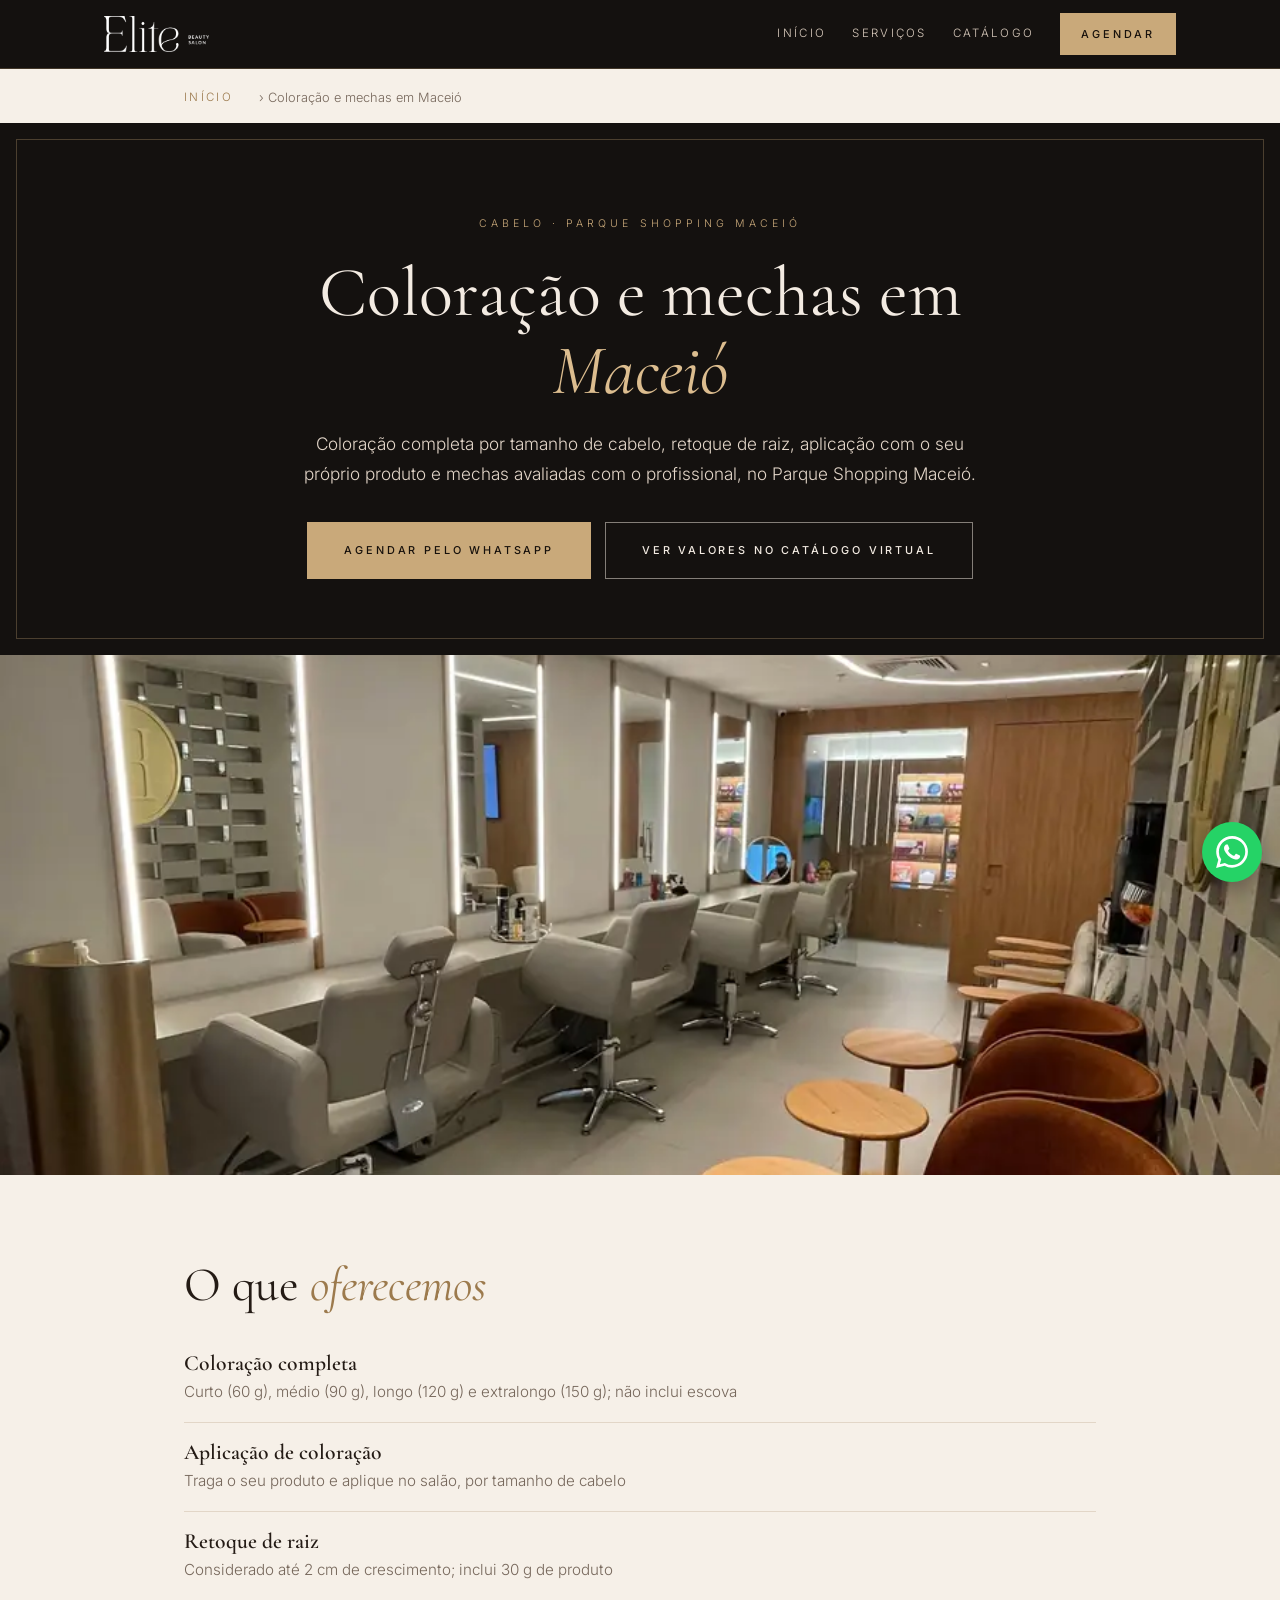
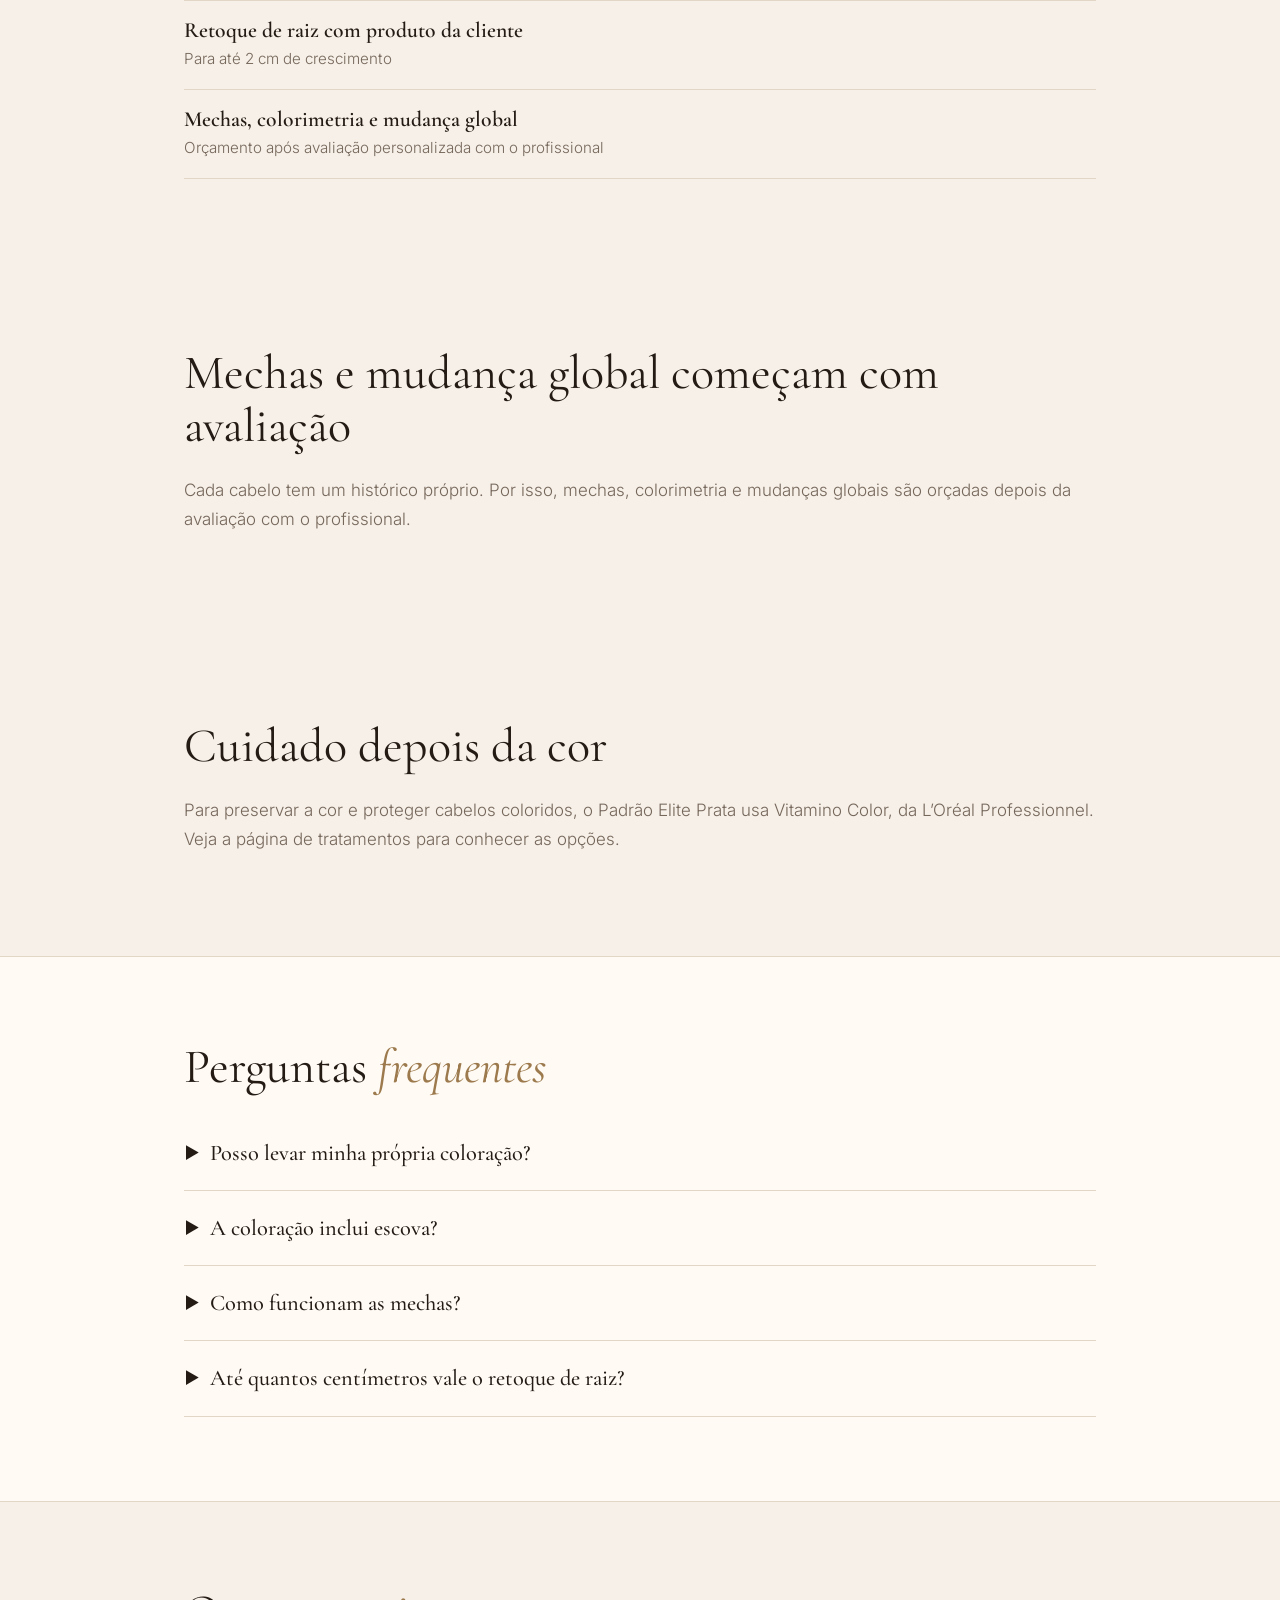
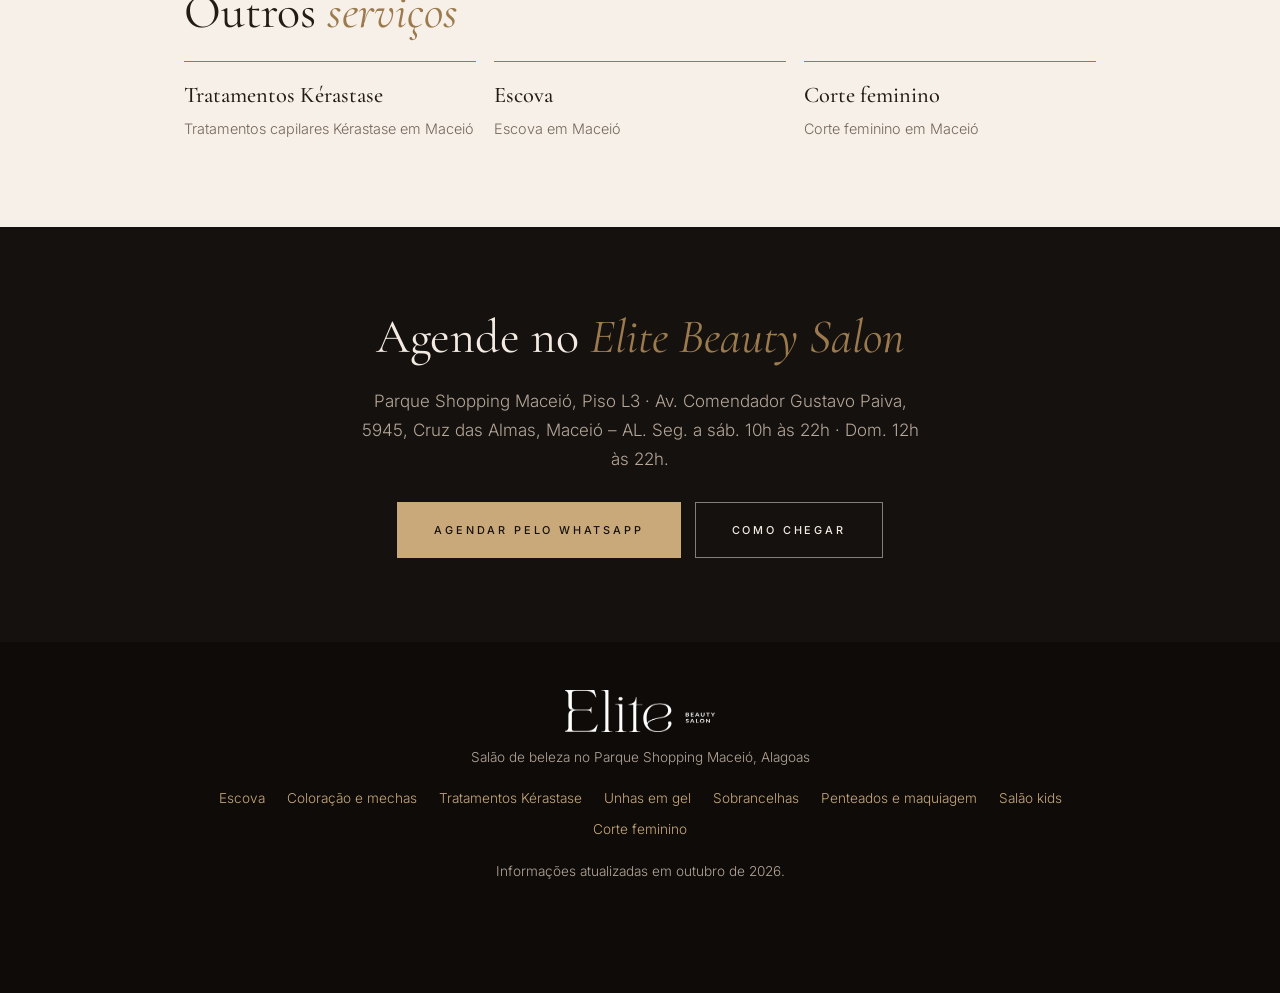
<file: coloracao-e-mechas-maceio/index.html>
<!DOCTYPE html>
<html lang="pt-BR"><head><meta charset="utf-8"><meta name="viewport" content="width=device-width, initial-scale=1, viewport-fit=cover">
<title>Coloração e Mechas em Maceió | Elite Beauty Salon</title><meta name="description" content="Coloração completa, retoque de raiz, aplicação com seu produto e mechas em Maceió, no Parque Shopping Maceió (Piso L3). Agende pelo WhatsApp.">
<meta name="robots" content="index, follow, max-image-preview:large, max-snippet:-1"><meta name="theme-color" content="#14110f">
<meta name="geo.region" content="BR-AL"><meta name="geo.placename" content="Maceió"><meta name="geo.position" content="-9.6266569;-35.6994476">
<link rel="canonical" href="https://www.SEUSITE.com.br/coloracao-e-mechas-maceio/"><link rel="alternate" hreflang="pt-BR" href="https://www.SEUSITE.com.br/coloracao-e-mechas-maceio/">
<meta property="og:type" content="website"><meta property="og:site_name" content="Elite Beauty Salon"><meta property="og:locale" content="pt_BR"><meta property="og:url" content="https://www.SEUSITE.com.br/coloracao-e-mechas-maceio/"><meta property="og:title" content="Coloração e Mechas em Maceió | Elite Beauty Salon"><meta property="og:description" content="Coloração completa, retoque de raiz, aplicação com seu produto e mechas em Maceió, no Parque Shopping Maceió (Piso L3). Agende pelo WhatsApp.">
<meta name="twitter:card" content="summary_large_image">
<link rel="preconnect" href="https://fonts.googleapis.com"><link rel="preconnect" href="https://fonts.gstatic.com" crossorigin><link href="https://fonts.googleapis.com/css2?family=Cormorant+Garamond:ital,wght@0,400;0,500;0,600;1,400;1,500&family=Inter:wght@300;400;500;600&display=swap" rel="stylesheet"><link rel="stylesheet" href="../assets/style.css"><script type="application/ld+json">{"@context":"https://schema.org","@graph":[{"@type":"WebPage","@id":"https://www.SEUSITE.com.br/coloracao-e-mechas-maceio/#webpage","url":"https://www.SEUSITE.com.br/coloracao-e-mechas-maceio/","name":"Coloração e Mechas em Maceió | Elite Beauty Salon","isPartOf":{"@id":"https://www.SEUSITE.com.br/#website"},"about":{"@id":"https://www.SEUSITE.com.br/coloracao-e-mechas-maceio/#service"},"inLanguage":"pt-BR","dateModified":"2026-10-30","breadcrumb":{"@id":"https://www.SEUSITE.com.br/coloracao-e-mechas-maceio/#breadcrumb"}},{"@type":"BreadcrumbList","@id":"https://www.SEUSITE.com.br/coloracao-e-mechas-maceio/#breadcrumb","itemListElement":[{"@type":"ListItem","position":1,"name":"Início","item":"https://www.SEUSITE.com.br/"},{"@type":"ListItem","position":2,"name":"Coloração e mechas em Maceió","item":"https://www.SEUSITE.com.br/coloracao-e-mechas-maceio/"}]},{"@type":"Service","@id":"https://www.SEUSITE.com.br/coloracao-e-mechas-maceio/#service","name":"Coloração e mechas em Maceió","serviceType":"Coloração e mechas","url":"https://www.SEUSITE.com.br/coloracao-e-mechas-maceio/","description":"Coloração completa por tamanho de cabelo, retoque de raiz, aplicação com o seu próprio produto e mechas avaliadas com o profissional, no Parque Shopping Maceió.","provider":{"@id":"https://www.SEUSITE.com.br/#salon"},"areaServed":{"@type":"City","name":"Maceió"},"hasOfferCatalog":{"@type":"OfferCatalog","name":"Coloração e mechas em Maceió","itemListElement":[{"@type":"Offer","itemOffered":{"@type":"Service","name":"Coloração completa"}},{"@type":"Offer","itemOffered":{"@type":"Service","name":"Aplicação de coloração"}},{"@type":"Offer","itemOffered":{"@type":"Service","name":"Retoque de raiz"}},{"@type":"Offer","itemOffered":{"@type":"Service","name":"Retoque de raiz com produto da cliente"}},{"@type":"Offer","itemOffered":{"@type":"Service","name":"Mechas, colorimetria e mudança global"}}]}},{"@type":["BeautySalon","LocalBusiness"],"@id":"https://www.SEUSITE.com.br/#salon","name":"Elite Beauty Salon","url":"https://www.SEUSITE.com.br/","telephone":"+55-82-99107-7878","address":{"@type":"PostalAddress","streetAddress":"Av. Comendador Gustavo Paiva, 5945 - Parque Shopping Maceió, Piso L3","addressLocality":"Maceió","addressRegion":"AL","postalCode":"57038-000","addressCountry":"BR"},"geo":{"@type":"GeoCoordinates","latitude":-9.6266569,"longitude":-35.6994476},"hasMap":"https://maps.app.goo.gl/VK5FEpVKrWxxDgyg9","sameAs":["https://www.instagram.com/elitebeauty.parqueshopmaceio","https://maps.app.goo.gl/VK5FEpVKrWxxDgyg9"],"openingHoursSpecification":[{"@type":"OpeningHoursSpecification","dayOfWeek":["Monday","Tuesday","Wednesday","Thursday","Friday","Saturday"],"opens":"10:00","closes":"22:00"},{"@type":"OpeningHoursSpecification","dayOfWeek":"Sunday","opens":"12:00","closes":"22:00"}]},{"@type":"FAQPage","@id":"https://www.SEUSITE.com.br/coloracao-e-mechas-maceio/#faq","mainEntity":[{"@type":"Question","name":"Posso levar minha própria coloração?","acceptedAnswer":{"@type":"Answer","text":"Sim. O salão oferece a aplicação com o produto trazido pela cliente e também o retoque de raiz com produto próprio."}},{"@type":"Question","name":"A coloração inclui escova?","acceptedAnswer":{"@type":"Answer","text":"Não. A coloração e a aplicação não incluem escova, que pode ser contratada à parte."}},{"@type":"Question","name":"Como funcionam as mechas?","acceptedAnswer":{"@type":"Answer","text":"Mechas, colorimetria e mudança global são avaliadas pessoalmente com o profissional, que indica a técnica e o orçamento."}},{"@type":"Question","name":"Até quantos centímetros vale o retoque de raiz?","acceptedAnswer":{"@type":"Answer","text":"O retoque é considerado para até 2 cm de crescimento do cabelo."}}]}]}</script></head><body>
<header><div class="wrap"><a href="../"><img src="../assets/logo.png" alt="Elite Beauty Salon" width="150" height="40"></a><nav><a href="../">Início</a><a href="#outros">Serviços</a><a href="../catalogo/">Catálogo</a><a class="btn" href="https://wa.me/5582991077878?text=Ol%C3%A1%2C%20vim%20atrav%C3%A9s%20do%20site%20e%20gostaria%20de%20agendar%20meu%20hor%C3%A1rio%20para%20colora%C3%A7%C3%A3o%20ou%20mechas." target="_blank" rel="noopener">Agendar</a></nav></div></header>
<main><nav class="crumb" aria-label="Você está em"><a href="../">Início</a> › Coloração e mechas em Maceió</nav>
<section class="phero"><div class="wrap"><span class="tag">Cabelo · Parque Shopping Maceió</span><h1>Coloração e mechas em <em>Maceió</em></h1><p class="lead">Coloração completa por tamanho de cabelo, retoque de raiz, aplicação com o seu próprio produto e mechas avaliadas com o profissional, no Parque Shopping Maceió.</p><div class="cta-row"><a class="btn" href="https://wa.me/5582991077878?text=Ol%C3%A1%2C%20vim%20atrav%C3%A9s%20do%20site%20e%20gostaria%20de%20agendar%20meu%20hor%C3%A1rio%20para%20colora%C3%A7%C3%A3o%20ou%20mechas." target="_blank" rel="noopener">Agendar pelo WhatsApp</a><a class="btn ghost" href="../catalogo/">Ver valores no catálogo virtual</a></div></div></section>
<figure class="fig"><img src="../assets/img/espelhos.webp" alt="Bancada com espelhos iluminados para coloração no Elite Beauty Salon, Maceió" width="900" height="1200" loading="lazy"></figure>
<section><div class="wrap"><h2>O que <em>oferecemos</em></h2><ul class="inc"><li><b>Coloração completa</b><span>Curto (60 g), médio (90 g), longo (120 g) e extralongo (150 g); não inclui escova</span></li><li><b>Aplicação de coloração</b><span>Traga o seu produto e aplique no salão, por tamanho de cabelo</span></li><li><b>Retoque de raiz</b><span>Considerado até 2 cm de crescimento; inclui 30 g de produto</span></li><li><b>Retoque de raiz com produto da cliente</b><span>Para até 2 cm de crescimento</span></li><li><b>Mechas, colorimetria e mudança global</b><span>Orçamento após avaliação personalizada com o profissional</span></li></ul></div></section>
<section><div class="wrap txt"><h2>Mechas e mudança global começam com avaliação</h2><p>Cada cabelo tem um histórico próprio. Por isso, mechas, colorimetria e mudanças globais são orçadas depois da avaliação com o profissional.</p></div></section><section><div class="wrap txt"><h2>Cuidado depois da cor</h2><p>Para preservar a cor e proteger cabelos coloridos, o Padrão Elite Prata usa Vitamino Color, da L’Oréal Professionnel. Veja a página de tratamentos para conhecer as opções.</p></div></section>
<section class="alt" id="faq"><div class="wrap"><h2>Perguntas <em>frequentes</em></h2><details><summary>Posso levar minha própria coloração?</summary><p>Sim. O salão oferece a aplicação com o produto trazido pela cliente e também o retoque de raiz com produto próprio.</p></details><details><summary>A coloração inclui escova?</summary><p>Não. A coloração e a aplicação não incluem escova, que pode ser contratada à parte.</p></details><details><summary>Como funcionam as mechas?</summary><p>Mechas, colorimetria e mudança global são avaliadas pessoalmente com o profissional, que indica a técnica e o orçamento.</p></details><details><summary>Até quantos centímetros vale o retoque de raiz?</summary><p>O retoque é considerado para até 2 cm de crescimento do cabelo.</p></details></div></section>
<section id="outros"><div class="wrap"><h2>Outros <em>serviços</em></h2><div class="rel"><a href="../tratamentos-kerastase-maceio/"><b>Tratamentos Kérastase</b><span>Tratamentos capilares Kérastase em Maceió</span></a><a href="../escova-maceio/"><b>Escova</b><span>Escova em Maceió</span></a><a href="../corte-feminino-maceio/"><b>Corte feminino</b><span>Corte feminino em Maceió</span></a></div></div></section>
<section class="cta-final"><div class="wrap"><h2>Agende no <em>Elite Beauty Salon</em></h2><p>Parque Shopping Maceió, Piso L3 · Av. Comendador Gustavo Paiva, 5945, Cruz das Almas, Maceió – AL. Seg. a sáb. 10h às 22h · Dom. 12h às 22h.</p><div class="cta-row"><a class="btn" href="https://wa.me/5582991077878?text=Ol%C3%A1%2C%20vim%20atrav%C3%A9s%20do%20site%20e%20gostaria%20de%20agendar%20meu%20hor%C3%A1rio%20para%20colora%C3%A7%C3%A3o%20ou%20mechas." target="_blank" rel="noopener">Agendar pelo WhatsApp</a><a class="btn ghost" href="https://maps.app.goo.gl/VK5FEpVKrWxxDgyg9" target="_blank" rel="noopener">Como chegar</a></div></div></section></main>
<footer><div class="wrap"><img src="../assets/logo.png" alt="Elite Beauty Salon" width="150" height="42"><div>Salão de beleza no Parque Shopping Maceió, Alagoas</div><div class="links"><a href="../escova-maceio/">Escova</a> <a href="../coloracao-e-mechas-maceio/">Coloração e mechas</a> <a href="../tratamentos-kerastase-maceio/">Tratamentos Kérastase</a> <a href="../unhas-em-gel-maceio/">Unhas em gel</a> <a href="../sobrancelhas-maceio/">Sobrancelhas</a> <a href="../penteados-e-maquiagem-eventos-maceio/">Penteados e maquiagem</a> <a href="../salao-kids-maceio/">Salão kids</a> <a href="../corte-feminino-maceio/">Corte feminino</a></div><div>Informações atualizadas em outubro de 2026.</div></div></footer>
<a class="wa" href="https://wa.me/5582991077878?text=Ol%C3%A1%2C%20vim%20atrav%C3%A9s%20do%20site%20e%20gostaria%20de%20agendar%20meu%20hor%C3%A1rio%20para%20colora%C3%A7%C3%A3o%20ou%20mechas." target="_blank" rel="noopener" aria-label="Agendar pelo WhatsApp"><svg viewBox="0 0 24 24" aria-hidden="true"><path d="M17.472 14.382c-.297-.149-1.758-.867-2.03-.967-.273-.099-.471-.148-.67.15-.197.297-.767.966-.94 1.164-.173.199-.347.223-.644.075-.297-.15-1.255-.463-2.39-1.475-.883-.788-1.48-1.761-1.653-2.059-.173-.297-.018-.458.13-.606.134-.133.298-.347.446-.52.149-.174.198-.298.298-.497.099-.198.05-.371-.025-.52-.075-.149-.669-1.612-.916-2.207-.242-.579-.487-.5-.669-.51-.173-.008-.371-.01-.57-.01-.198 0-.52.074-.792.372-.272.297-1.04 1.016-1.04 2.479 0 1.462 1.065 2.875 1.213 3.074.149.198 2.096 3.2 5.077 4.487.709.306 1.262.489 1.694.625.712.227 1.36.195 1.871.118.571-.085 1.758-.719 2.006-1.413.248-.694.248-1.289.173-1.413-.074-.124-.272-.198-.57-.347m-5.421 7.403h-.004a9.87 9.87 0 01-5.031-1.378l-.361-.214-3.741.982.998-3.648-.235-.374a9.86 9.86 0 01-1.51-5.26c.001-5.45 4.436-9.884 9.888-9.884 2.64 0 5.122 1.03 6.988 2.898a9.825 9.825 0 012.893 6.994c-.003 5.45-4.437 9.884-9.885 9.884m8.413-18.297A11.815 11.815 0 0012.05 0C5.495 0 .16 5.335.157 11.892c0 2.096.547 4.142 1.588 5.945L.057 24l6.305-1.654a11.882 11.882 0 005.683 1.448h.005c6.554 0 11.89-5.335 11.893-11.893a11.821 11.821 0 00-3.48-8.413z"/></svg></a></body></html>
</file>
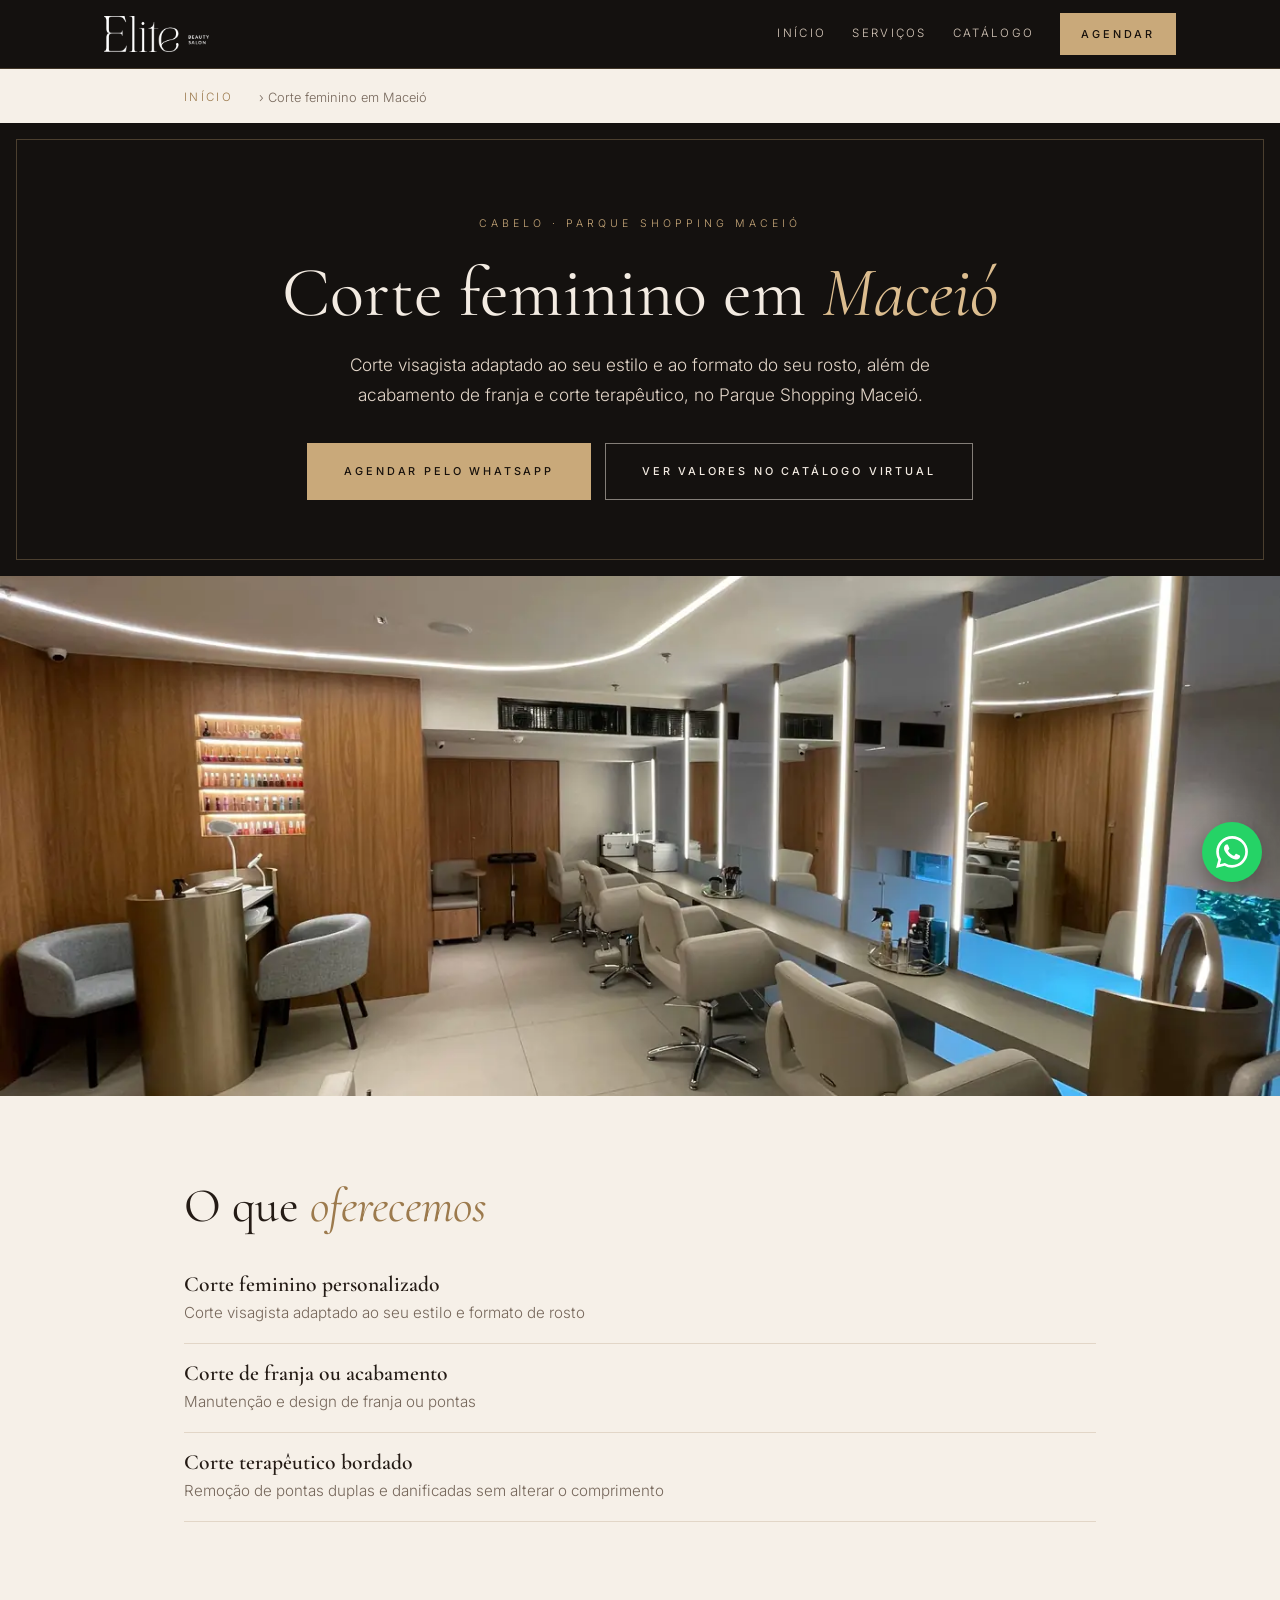
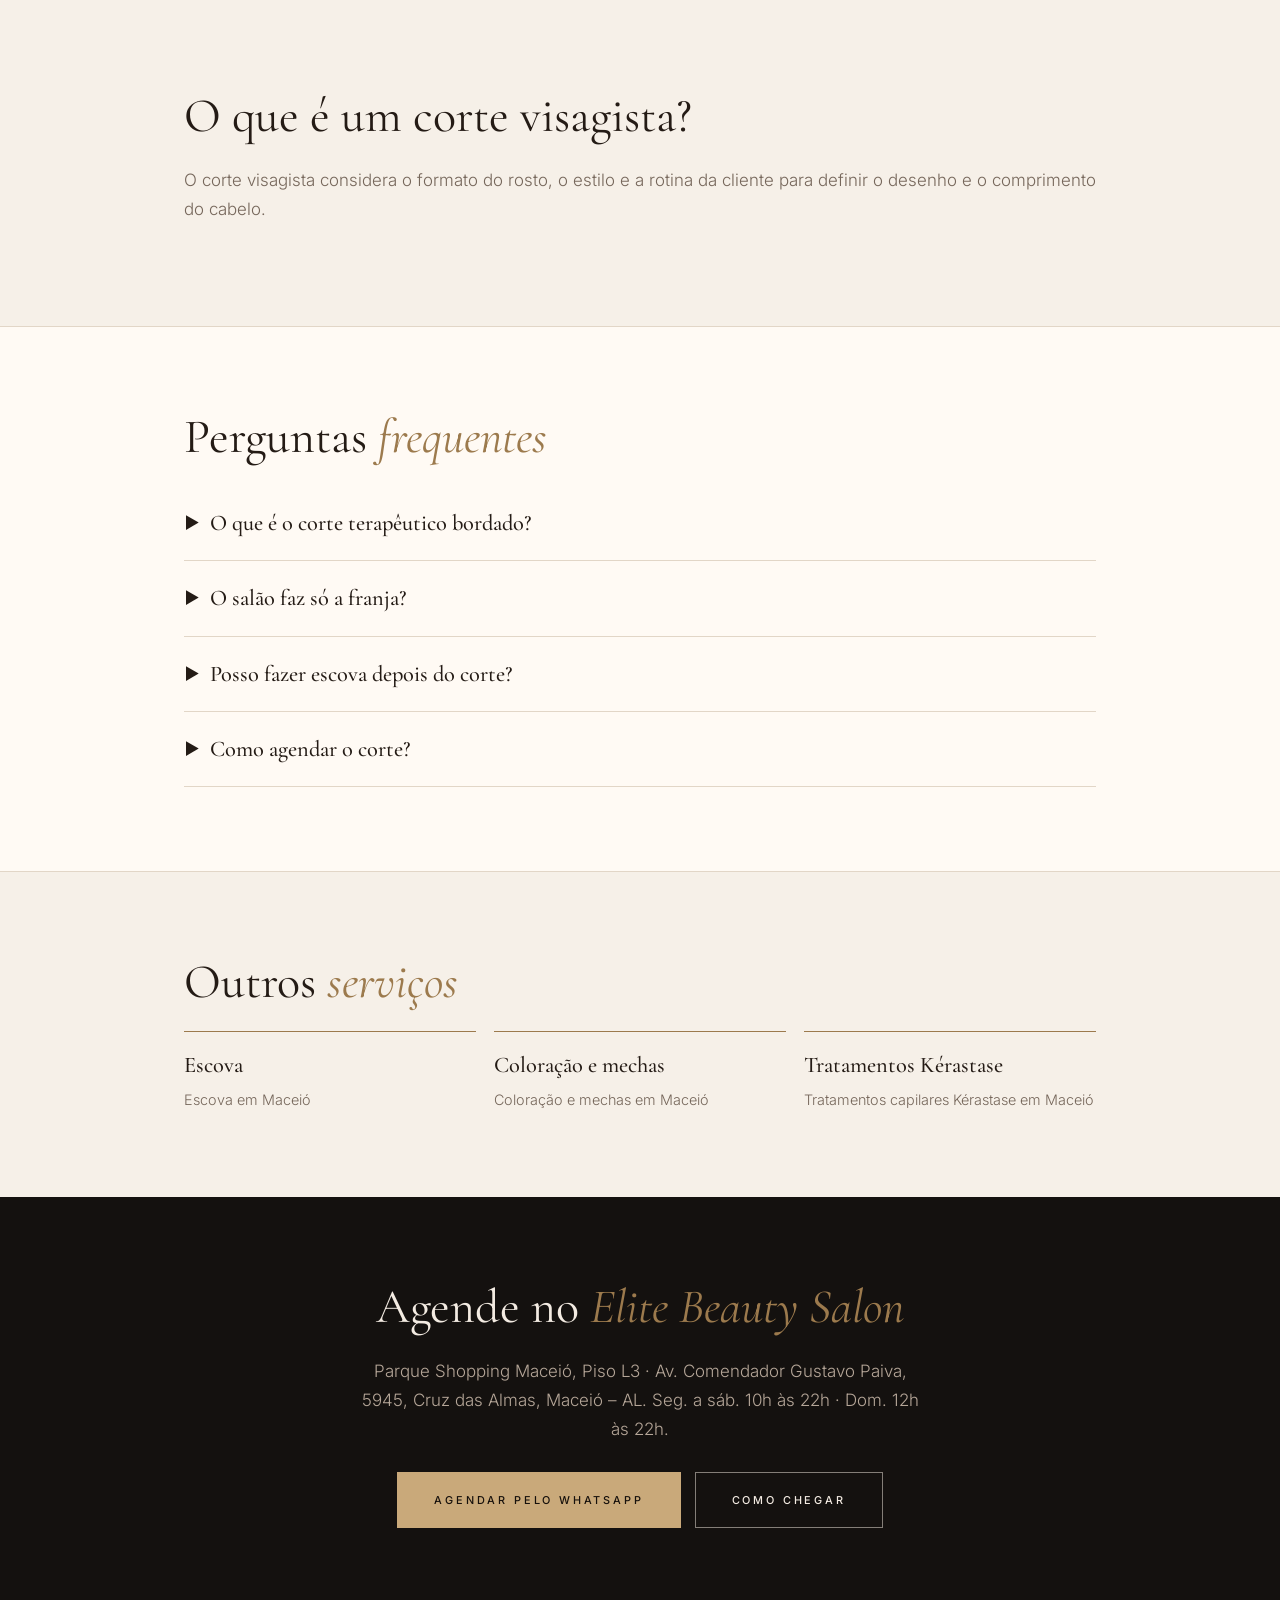
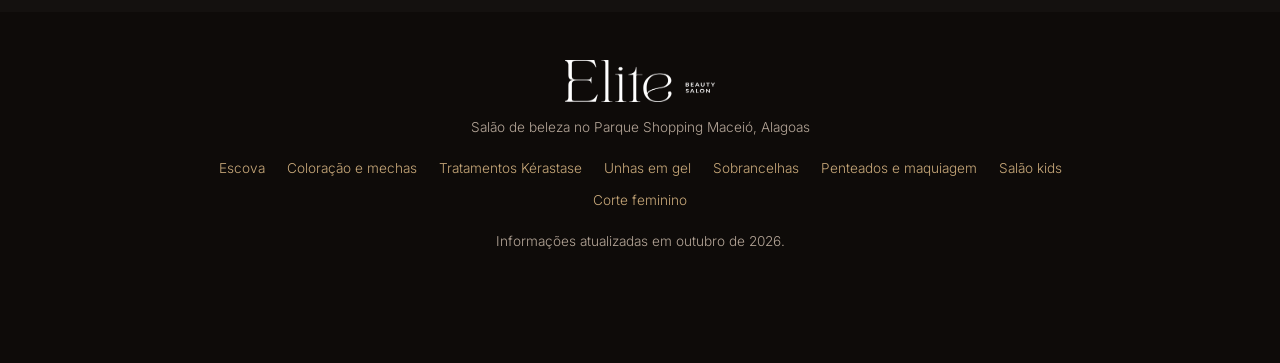
<file: corte-feminino-maceio/index.html>
<!DOCTYPE html>
<html lang="pt-BR"><head><meta charset="utf-8"><meta name="viewport" content="width=device-width, initial-scale=1, viewport-fit=cover">
<title>Corte Feminino em Maceió | Elite Beauty Salon</title><meta name="description" content="Corte feminino personalizado, corte de franja e corte terapêutico em Maceió, no Parque Shopping Maceió (Piso L3). Agende pelo WhatsApp.">
<meta name="robots" content="index, follow, max-image-preview:large, max-snippet:-1"><meta name="theme-color" content="#14110f">
<meta name="geo.region" content="BR-AL"><meta name="geo.placename" content="Maceió"><meta name="geo.position" content="-9.6266569;-35.6994476">
<link rel="canonical" href="https://www.SEUSITE.com.br/corte-feminino-maceio/"><link rel="alternate" hreflang="pt-BR" href="https://www.SEUSITE.com.br/corte-feminino-maceio/">
<meta property="og:type" content="website"><meta property="og:site_name" content="Elite Beauty Salon"><meta property="og:locale" content="pt_BR"><meta property="og:url" content="https://www.SEUSITE.com.br/corte-feminino-maceio/"><meta property="og:title" content="Corte Feminino em Maceió | Elite Beauty Salon"><meta property="og:description" content="Corte feminino personalizado, corte de franja e corte terapêutico em Maceió, no Parque Shopping Maceió (Piso L3). Agende pelo WhatsApp.">
<meta name="twitter:card" content="summary_large_image">
<link rel="preconnect" href="https://fonts.googleapis.com"><link rel="preconnect" href="https://fonts.gstatic.com" crossorigin><link href="https://fonts.googleapis.com/css2?family=Cormorant+Garamond:ital,wght@0,400;0,500;0,600;1,400;1,500&family=Inter:wght@300;400;500;600&display=swap" rel="stylesheet"><link rel="stylesheet" href="../assets/style.css"><script type="application/ld+json">{"@context":"https://schema.org","@graph":[{"@type":"WebPage","@id":"https://www.SEUSITE.com.br/corte-feminino-maceio/#webpage","url":"https://www.SEUSITE.com.br/corte-feminino-maceio/","name":"Corte Feminino em Maceió | Elite Beauty Salon","isPartOf":{"@id":"https://www.SEUSITE.com.br/#website"},"about":{"@id":"https://www.SEUSITE.com.br/corte-feminino-maceio/#service"},"inLanguage":"pt-BR","dateModified":"2026-10-30","breadcrumb":{"@id":"https://www.SEUSITE.com.br/corte-feminino-maceio/#breadcrumb"}},{"@type":"BreadcrumbList","@id":"https://www.SEUSITE.com.br/corte-feminino-maceio/#breadcrumb","itemListElement":[{"@type":"ListItem","position":1,"name":"Início","item":"https://www.SEUSITE.com.br/"},{"@type":"ListItem","position":2,"name":"Corte feminino em Maceió","item":"https://www.SEUSITE.com.br/corte-feminino-maceio/"}]},{"@type":"Service","@id":"https://www.SEUSITE.com.br/corte-feminino-maceio/#service","name":"Corte feminino em Maceió","serviceType":"Corte feminino","url":"https://www.SEUSITE.com.br/corte-feminino-maceio/","description":"Corte visagista adaptado ao seu estilo e ao formato do seu rosto, além de acabamento de franja e corte terapêutico, no Parque Shopping Maceió.","provider":{"@id":"https://www.SEUSITE.com.br/#salon"},"areaServed":{"@type":"City","name":"Maceió"},"hasOfferCatalog":{"@type":"OfferCatalog","name":"Corte feminino em Maceió","itemListElement":[{"@type":"Offer","itemOffered":{"@type":"Service","name":"Corte feminino personalizado"}},{"@type":"Offer","itemOffered":{"@type":"Service","name":"Corte de franja ou acabamento"}},{"@type":"Offer","itemOffered":{"@type":"Service","name":"Corte terapêutico bordado"}}]}},{"@type":["BeautySalon","LocalBusiness"],"@id":"https://www.SEUSITE.com.br/#salon","name":"Elite Beauty Salon","url":"https://www.SEUSITE.com.br/","telephone":"+55-82-99107-7878","address":{"@type":"PostalAddress","streetAddress":"Av. Comendador Gustavo Paiva, 5945 - Parque Shopping Maceió, Piso L3","addressLocality":"Maceió","addressRegion":"AL","postalCode":"57038-000","addressCountry":"BR"},"geo":{"@type":"GeoCoordinates","latitude":-9.6266569,"longitude":-35.6994476},"hasMap":"https://maps.app.goo.gl/VK5FEpVKrWxxDgyg9","sameAs":["https://www.instagram.com/elitebeauty.parqueshopmaceio","https://maps.app.goo.gl/VK5FEpVKrWxxDgyg9"],"openingHoursSpecification":[{"@type":"OpeningHoursSpecification","dayOfWeek":["Monday","Tuesday","Wednesday","Thursday","Friday","Saturday"],"opens":"10:00","closes":"22:00"},{"@type":"OpeningHoursSpecification","dayOfWeek":"Sunday","opens":"12:00","closes":"22:00"}]},{"@type":"FAQPage","@id":"https://www.SEUSITE.com.br/corte-feminino-maceio/#faq","mainEntity":[{"@type":"Question","name":"O que é o corte terapêutico bordado?","acceptedAnswer":{"@type":"Answer","text":"Remove pontas duplas e danificadas sem alterar o comprimento do cabelo."}},{"@type":"Question","name":"O salão faz só a franja?","acceptedAnswer":{"@type":"Answer","text":"Sim. O corte de franja ou acabamento é um serviço individual."}},{"@type":"Question","name":"Posso fazer escova depois do corte?","acceptedAnswer":{"@type":"Answer","text":"Sim. Combine o corte com escova lisa ou modelada na mesma visita."}},{"@type":"Question","name":"Como agendar o corte?","acceptedAnswer":{"@type":"Answer","text":"Pelo WhatsApp (82) 99107-7878, escolhendo o dia e o horário com a equipe."}}]}]}</script></head><body>
<header><div class="wrap"><a href="../"><img src="../assets/logo.png" alt="Elite Beauty Salon" width="150" height="40"></a><nav><a href="../">Início</a><a href="#outros">Serviços</a><a href="../catalogo/">Catálogo</a><a class="btn" href="https://wa.me/5582991077878?text=Ol%C3%A1%2C%20vim%20atrav%C3%A9s%20do%20site%20e%20gostaria%20de%20agendar%20meu%20hor%C3%A1rio%20para%20corte%20feminino." target="_blank" rel="noopener">Agendar</a></nav></div></header>
<main><nav class="crumb" aria-label="Você está em"><a href="../">Início</a> › Corte feminino em Maceió</nav>
<section class="phero"><div class="wrap"><span class="tag">Cabelo · Parque Shopping Maceió</span><h1>Corte feminino em <em>Maceió</em></h1><p class="lead">Corte visagista adaptado ao seu estilo e ao formato do seu rosto, além de acabamento de franja e corte terapêutico, no Parque Shopping Maceió.</p><div class="cta-row"><a class="btn" href="https://wa.me/5582991077878?text=Ol%C3%A1%2C%20vim%20atrav%C3%A9s%20do%20site%20e%20gostaria%20de%20agendar%20meu%20hor%C3%A1rio%20para%20corte%20feminino." target="_blank" rel="noopener">Agendar pelo WhatsApp</a><a class="btn ghost" href="../catalogo/">Ver valores no catálogo virtual</a></div></div></section>
<figure class="fig"><img src="../assets/img/salao-estacoes.webp" alt="Estações de corte com espelhos iluminados no Elite Beauty Salon, Maceió" width="1400" height="1050" loading="lazy"></figure>
<section><div class="wrap"><h2>O que <em>oferecemos</em></h2><ul class="inc"><li><b>Corte feminino personalizado</b><span>Corte visagista adaptado ao seu estilo e formato de rosto</span></li><li><b>Corte de franja ou acabamento</b><span>Manutenção e design de franja ou pontas</span></li><li><b>Corte terapêutico bordado</b><span>Remoção de pontas duplas e danificadas sem alterar o comprimento</span></li></ul></div></section>
<section><div class="wrap txt"><h2>O que é um corte visagista?</h2><p>O corte visagista considera o formato do rosto, o estilo e a rotina da cliente para definir o desenho e o comprimento do cabelo.</p></div></section>
<section class="alt" id="faq"><div class="wrap"><h2>Perguntas <em>frequentes</em></h2><details><summary>O que é o corte terapêutico bordado?</summary><p>Remove pontas duplas e danificadas sem alterar o comprimento do cabelo.</p></details><details><summary>O salão faz só a franja?</summary><p>Sim. O corte de franja ou acabamento é um serviço individual.</p></details><details><summary>Posso fazer escova depois do corte?</summary><p>Sim. Combine o corte com escova lisa ou modelada na mesma visita.</p></details><details><summary>Como agendar o corte?</summary><p>Pelo WhatsApp (82) 99107-7878, escolhendo o dia e o horário com a equipe.</p></details></div></section>
<section id="outros"><div class="wrap"><h2>Outros <em>serviços</em></h2><div class="rel"><a href="../escova-maceio/"><b>Escova</b><span>Escova em Maceió</span></a><a href="../coloracao-e-mechas-maceio/"><b>Coloração e mechas</b><span>Coloração e mechas em Maceió</span></a><a href="../tratamentos-kerastase-maceio/"><b>Tratamentos Kérastase</b><span>Tratamentos capilares Kérastase em Maceió</span></a></div></div></section>
<section class="cta-final"><div class="wrap"><h2>Agende no <em>Elite Beauty Salon</em></h2><p>Parque Shopping Maceió, Piso L3 · Av. Comendador Gustavo Paiva, 5945, Cruz das Almas, Maceió – AL. Seg. a sáb. 10h às 22h · Dom. 12h às 22h.</p><div class="cta-row"><a class="btn" href="https://wa.me/5582991077878?text=Ol%C3%A1%2C%20vim%20atrav%C3%A9s%20do%20site%20e%20gostaria%20de%20agendar%20meu%20hor%C3%A1rio%20para%20corte%20feminino." target="_blank" rel="noopener">Agendar pelo WhatsApp</a><a class="btn ghost" href="https://maps.app.goo.gl/VK5FEpVKrWxxDgyg9" target="_blank" rel="noopener">Como chegar</a></div></div></section></main>
<footer><div class="wrap"><img src="../assets/logo.png" alt="Elite Beauty Salon" width="150" height="42"><div>Salão de beleza no Parque Shopping Maceió, Alagoas</div><div class="links"><a href="../escova-maceio/">Escova</a> <a href="../coloracao-e-mechas-maceio/">Coloração e mechas</a> <a href="../tratamentos-kerastase-maceio/">Tratamentos Kérastase</a> <a href="../unhas-em-gel-maceio/">Unhas em gel</a> <a href="../sobrancelhas-maceio/">Sobrancelhas</a> <a href="../penteados-e-maquiagem-eventos-maceio/">Penteados e maquiagem</a> <a href="../salao-kids-maceio/">Salão kids</a> <a href="../corte-feminino-maceio/">Corte feminino</a></div><div>Informações atualizadas em outubro de 2026.</div></div></footer>
<a class="wa" href="https://wa.me/5582991077878?text=Ol%C3%A1%2C%20vim%20atrav%C3%A9s%20do%20site%20e%20gostaria%20de%20agendar%20meu%20hor%C3%A1rio%20para%20corte%20feminino." target="_blank" rel="noopener" aria-label="Agendar pelo WhatsApp"><svg viewBox="0 0 24 24" aria-hidden="true"><path d="M17.472 14.382c-.297-.149-1.758-.867-2.03-.967-.273-.099-.471-.148-.67.15-.197.297-.767.966-.94 1.164-.173.199-.347.223-.644.075-.297-.15-1.255-.463-2.39-1.475-.883-.788-1.48-1.761-1.653-2.059-.173-.297-.018-.458.13-.606.134-.133.298-.347.446-.52.149-.174.198-.298.298-.497.099-.198.05-.371-.025-.52-.075-.149-.669-1.612-.916-2.207-.242-.579-.487-.5-.669-.51-.173-.008-.371-.01-.57-.01-.198 0-.52.074-.792.372-.272.297-1.04 1.016-1.04 2.479 0 1.462 1.065 2.875 1.213 3.074.149.198 2.096 3.2 5.077 4.487.709.306 1.262.489 1.694.625.712.227 1.36.195 1.871.118.571-.085 1.758-.719 2.006-1.413.248-.694.248-1.289.173-1.413-.074-.124-.272-.198-.57-.347m-5.421 7.403h-.004a9.87 9.87 0 01-5.031-1.378l-.361-.214-3.741.982.998-3.648-.235-.374a9.86 9.86 0 01-1.51-5.26c.001-5.45 4.436-9.884 9.888-9.884 2.64 0 5.122 1.03 6.988 2.898a9.825 9.825 0 012.893 6.994c-.003 5.45-4.437 9.884-9.885 9.884m8.413-18.297A11.815 11.815 0 0012.05 0C5.495 0 .16 5.335.157 11.892c0 2.096.547 4.142 1.588 5.945L.057 24l6.305-1.654a11.882 11.882 0 005.683 1.448h.005c6.554 0 11.89-5.335 11.893-11.893a11.821 11.821 0 00-3.48-8.413z"/></svg></a></body></html>
</file>
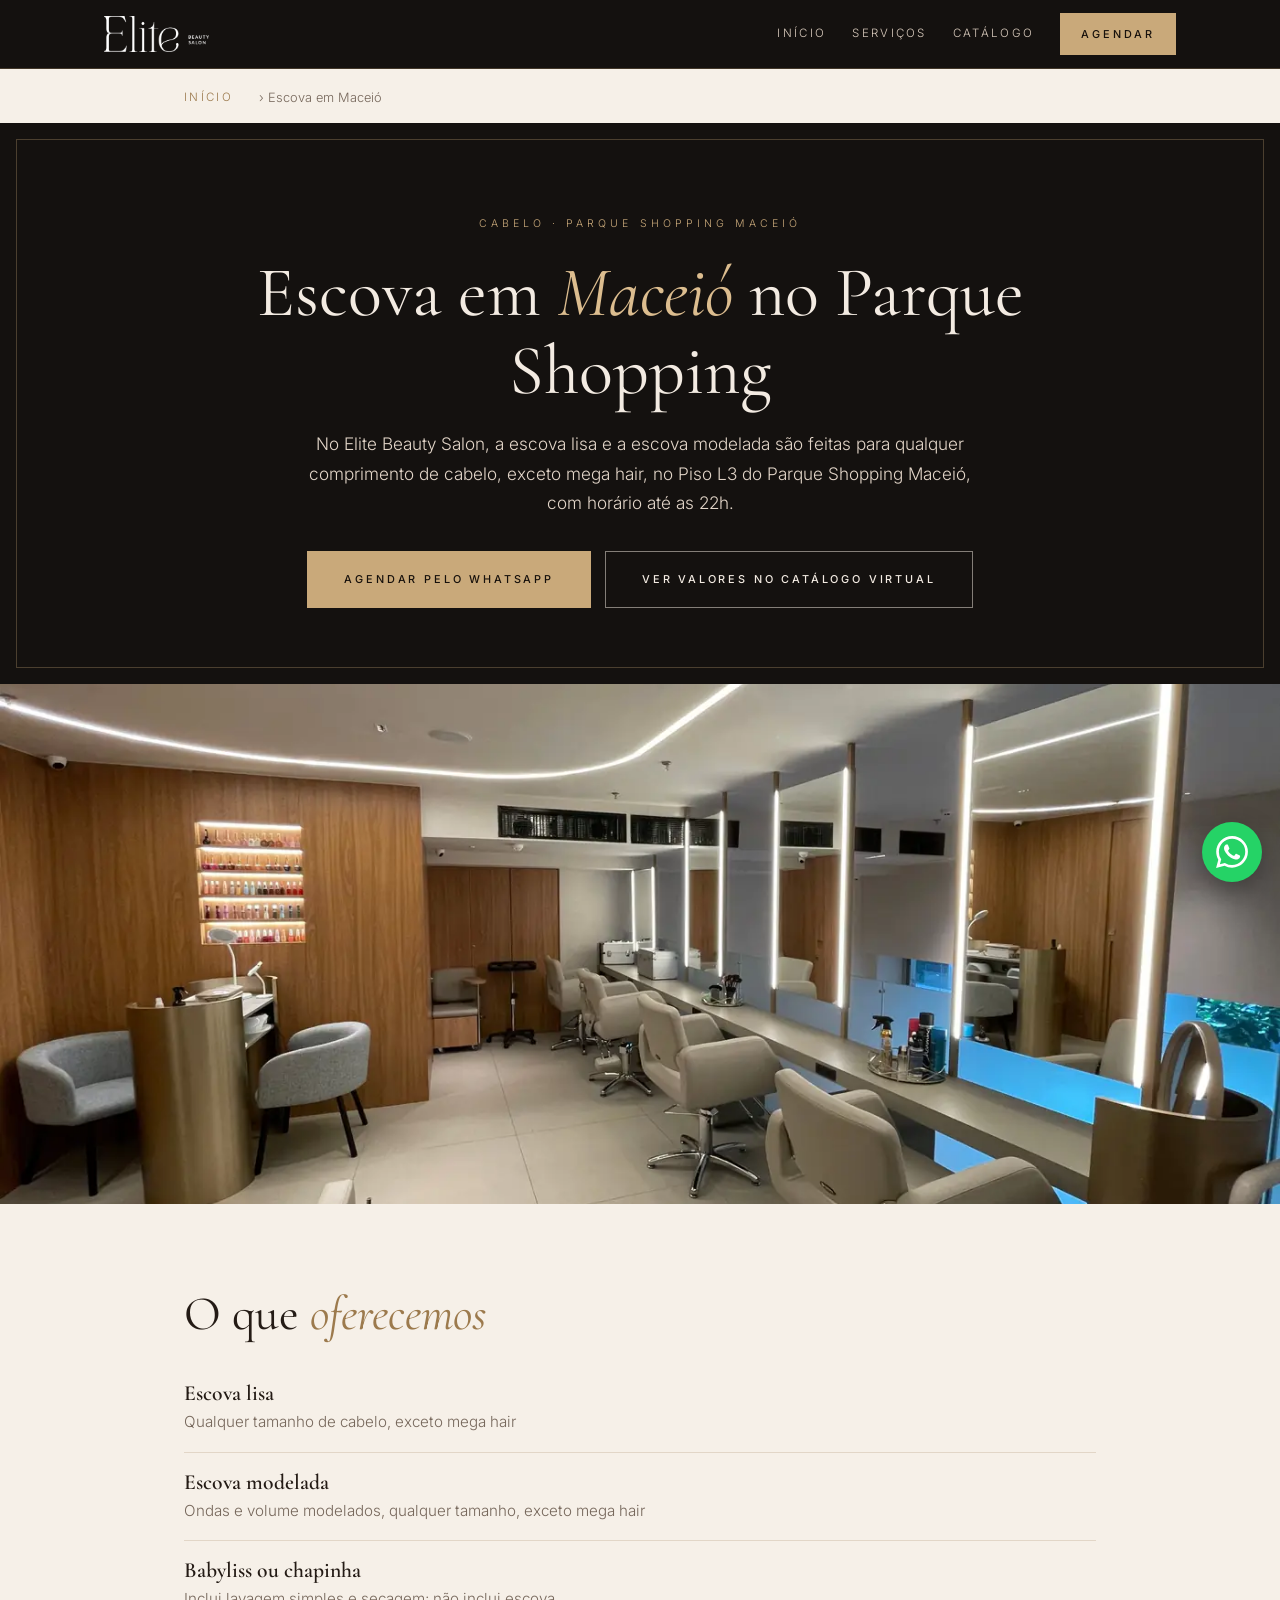
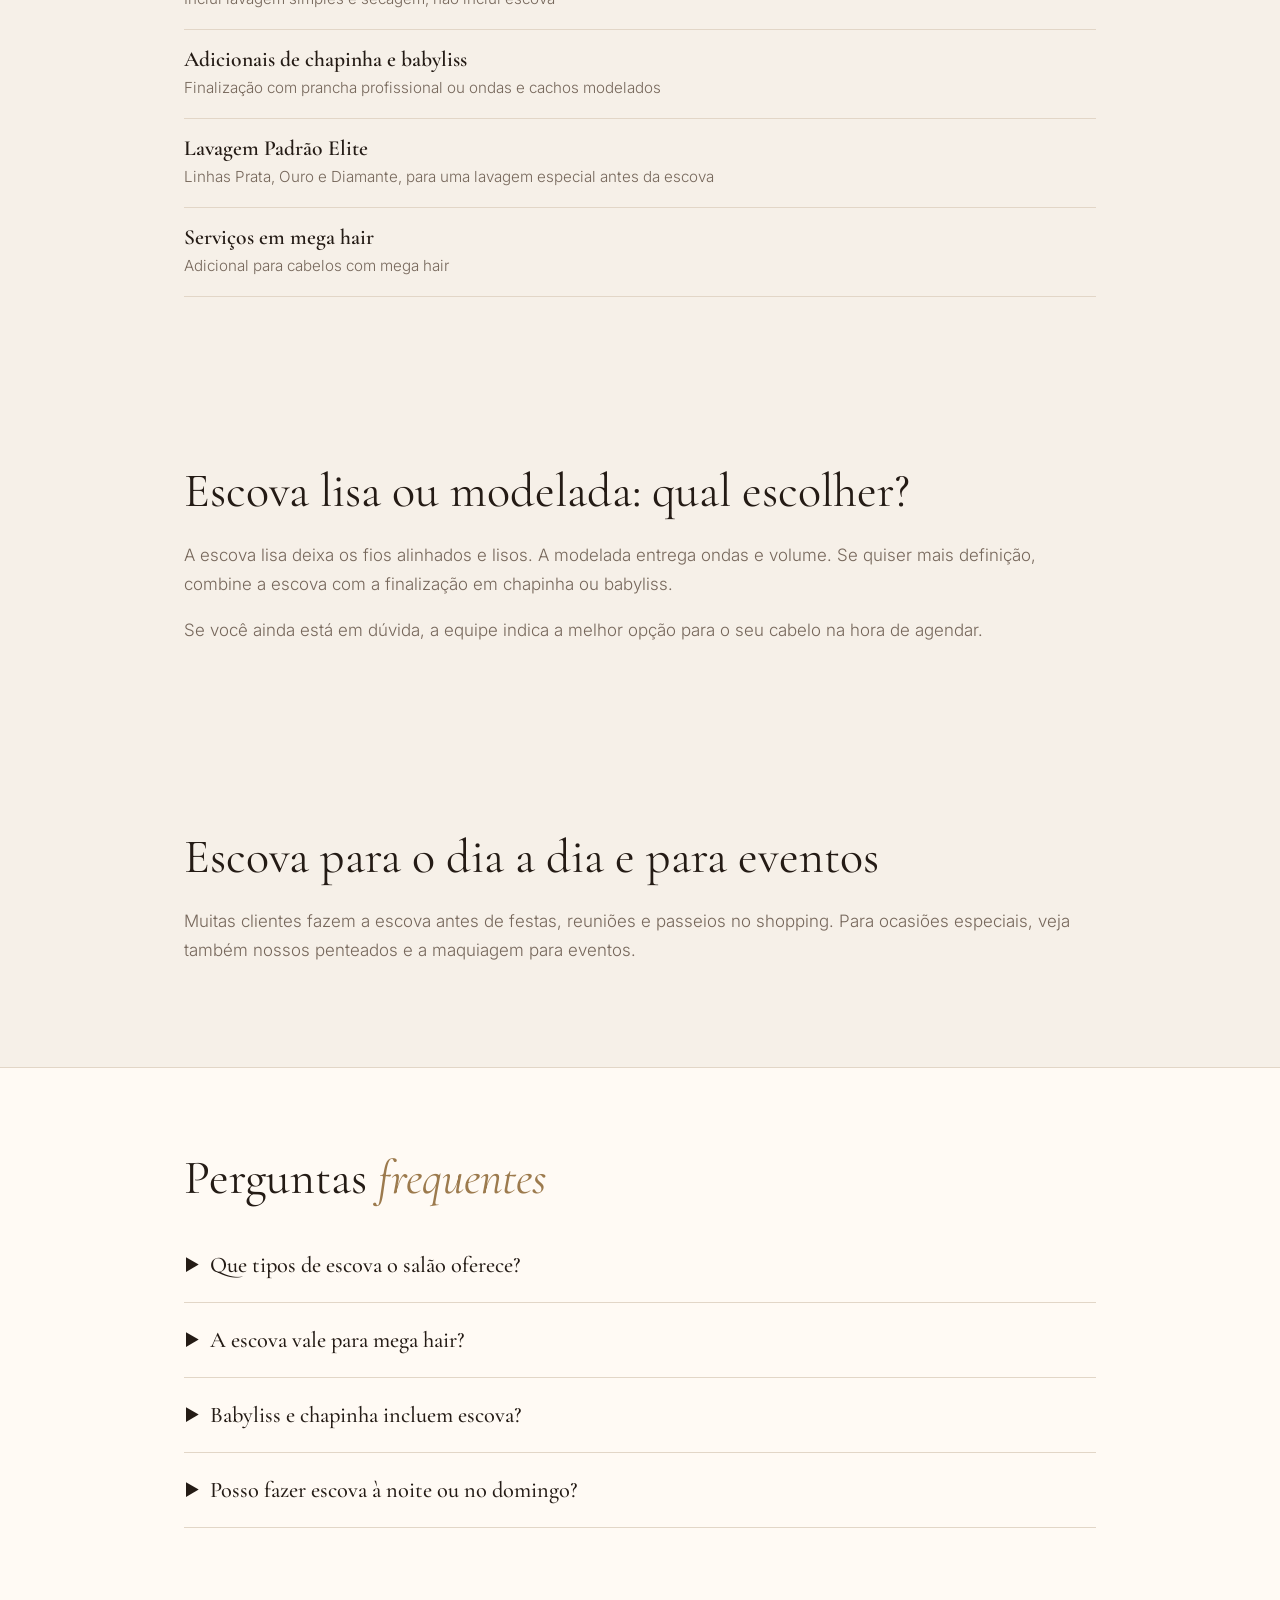
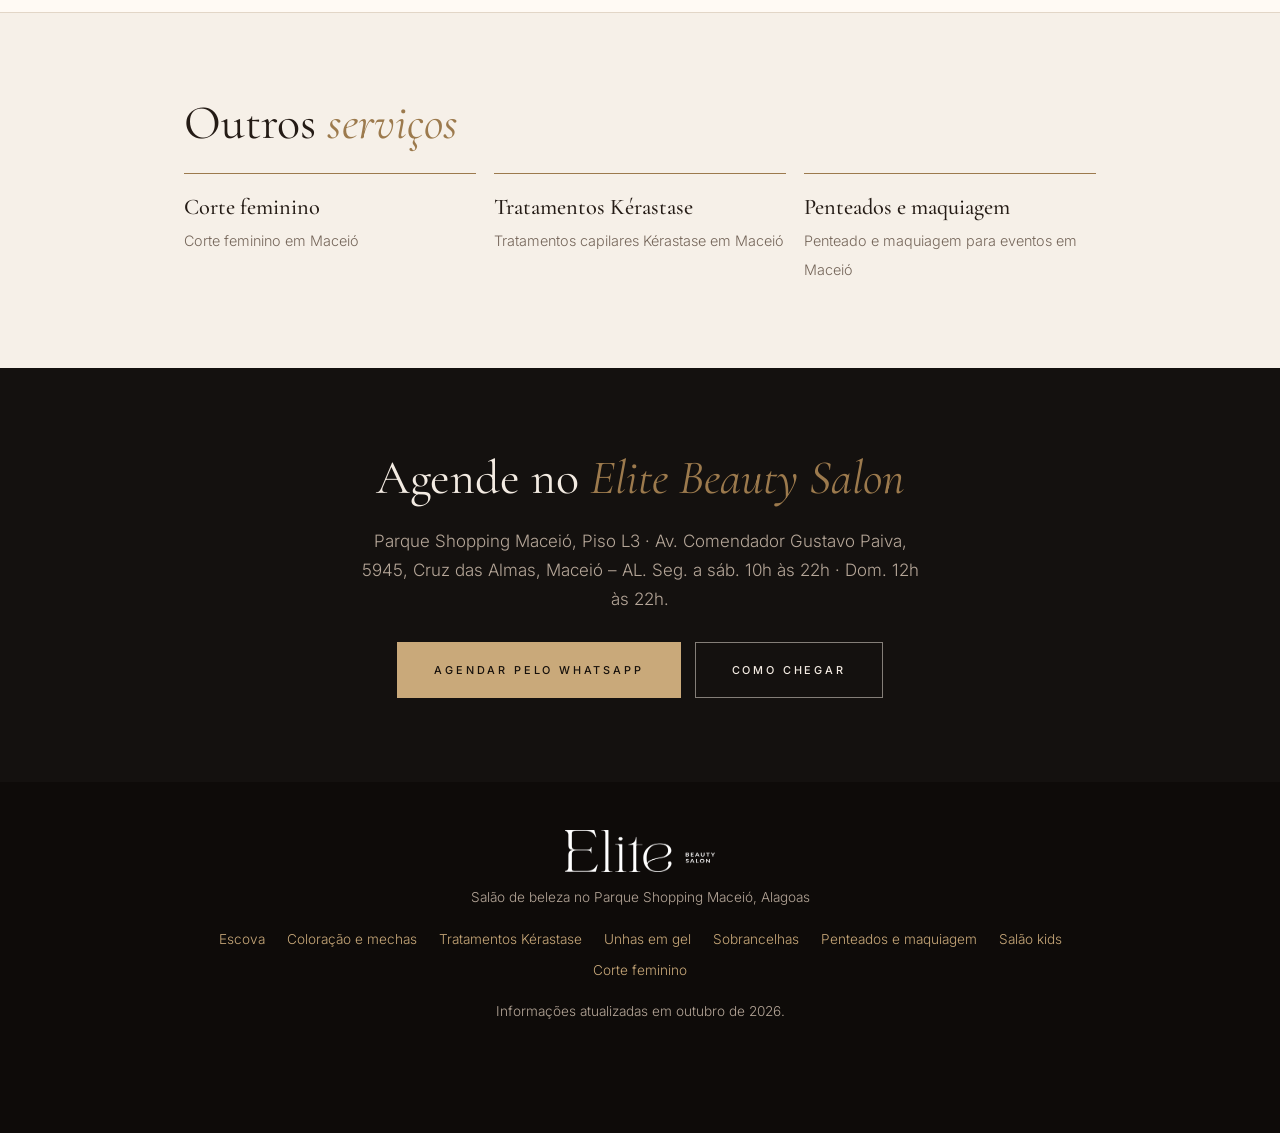
<file: escova-maceio/index.html>
<!DOCTYPE html>
<html lang="pt-BR"><head><meta charset="utf-8"><meta name="viewport" content="width=device-width, initial-scale=1, viewport-fit=cover">
<title>Escova em Maceió | Elite Beauty Salon – Parque Shopping</title><meta name="description" content="Escova lisa e modelada em Maceió no Parque Shopping (Piso L3). Babyliss, chapinha e lavagem Elite. Aberto até 22h. Agende pelo WhatsApp.">
<meta name="robots" content="index, follow, max-image-preview:large, max-snippet:-1"><meta name="theme-color" content="#14110f">
<meta name="geo.region" content="BR-AL"><meta name="geo.placename" content="Maceió"><meta name="geo.position" content="-9.6266569;-35.6994476">
<link rel="canonical" href="https://www.SEUSITE.com.br/escova-maceio/"><link rel="alternate" hreflang="pt-BR" href="https://www.SEUSITE.com.br/escova-maceio/">
<meta property="og:type" content="website"><meta property="og:site_name" content="Elite Beauty Salon"><meta property="og:locale" content="pt_BR"><meta property="og:url" content="https://www.SEUSITE.com.br/escova-maceio/"><meta property="og:title" content="Escova em Maceió | Elite Beauty Salon – Parque Shopping"><meta property="og:description" content="Escova lisa e modelada em Maceió no Parque Shopping (Piso L3). Babyliss, chapinha e lavagem Elite. Aberto até 22h. Agende pelo WhatsApp.">
<meta name="twitter:card" content="summary_large_image">
<link rel="preconnect" href="https://fonts.googleapis.com"><link rel="preconnect" href="https://fonts.gstatic.com" crossorigin><link href="https://fonts.googleapis.com/css2?family=Cormorant+Garamond:ital,wght@0,400;0,500;0,600;1,400;1,500&family=Inter:wght@300;400;500;600&display=swap" rel="stylesheet"><link rel="stylesheet" href="../assets/style.css"><script type="application/ld+json">{"@context":"https://schema.org","@graph":[{"@type":"WebPage","@id":"https://www.SEUSITE.com.br/escova-maceio/#webpage","url":"https://www.SEUSITE.com.br/escova-maceio/","name":"Escova em Maceió | Elite Beauty Salon – Parque Shopping","isPartOf":{"@id":"https://www.SEUSITE.com.br/#website"},"about":{"@id":"https://www.SEUSITE.com.br/escova-maceio/#service"},"inLanguage":"pt-BR","dateModified":"2026-10-30","breadcrumb":{"@id":"https://www.SEUSITE.com.br/escova-maceio/#breadcrumb"}},{"@type":"BreadcrumbList","@id":"https://www.SEUSITE.com.br/escova-maceio/#breadcrumb","itemListElement":[{"@type":"ListItem","position":1,"name":"Início","item":"https://www.SEUSITE.com.br/"},{"@type":"ListItem","position":2,"name":"Escova em Maceió","item":"https://www.SEUSITE.com.br/escova-maceio/"}]},{"@type":"Service","@id":"https://www.SEUSITE.com.br/escova-maceio/#service","name":"Escova em Maceió","serviceType":"Escova","url":"https://www.SEUSITE.com.br/escova-maceio/","description":"No Elite Beauty Salon, a escova lisa e a escova modelada são feitas para qualquer comprimento de cabelo, exceto mega hair, no Piso L3 do Parque Shopping Maceió, com horário até as 22h.","provider":{"@id":"https://www.SEUSITE.com.br/#salon"},"areaServed":{"@type":"City","name":"Maceió"},"hasOfferCatalog":{"@type":"OfferCatalog","name":"Escova em Maceió","itemListElement":[{"@type":"Offer","itemOffered":{"@type":"Service","name":"Escova lisa"}},{"@type":"Offer","itemOffered":{"@type":"Service","name":"Escova modelada"}},{"@type":"Offer","itemOffered":{"@type":"Service","name":"Babyliss ou chapinha"}},{"@type":"Offer","itemOffered":{"@type":"Service","name":"Adicionais de chapinha e babyliss"}},{"@type":"Offer","itemOffered":{"@type":"Service","name":"Lavagem Padrão Elite"}},{"@type":"Offer","itemOffered":{"@type":"Service","name":"Serviços em mega hair"}}]}},{"@type":["BeautySalon","LocalBusiness"],"@id":"https://www.SEUSITE.com.br/#salon","name":"Elite Beauty Salon","url":"https://www.SEUSITE.com.br/","telephone":"+55-82-99107-7878","address":{"@type":"PostalAddress","streetAddress":"Av. Comendador Gustavo Paiva, 5945 - Parque Shopping Maceió, Piso L3","addressLocality":"Maceió","addressRegion":"AL","postalCode":"57038-000","addressCountry":"BR"},"geo":{"@type":"GeoCoordinates","latitude":-9.6266569,"longitude":-35.6994476},"hasMap":"https://maps.app.goo.gl/VK5FEpVKrWxxDgyg9","sameAs":["https://www.instagram.com/elitebeauty.parqueshopmaceio","https://maps.app.goo.gl/VK5FEpVKrWxxDgyg9"],"openingHoursSpecification":[{"@type":"OpeningHoursSpecification","dayOfWeek":["Monday","Tuesday","Wednesday","Thursday","Friday","Saturday"],"opens":"10:00","closes":"22:00"},{"@type":"OpeningHoursSpecification","dayOfWeek":"Sunday","opens":"12:00","closes":"22:00"}]},{"@type":"FAQPage","@id":"https://www.SEUSITE.com.br/escova-maceio/#faq","mainEntity":[{"@type":"Question","name":"Que tipos de escova o salão oferece?","acceptedAnswer":{"@type":"Answer","text":"Escova lisa e escova modelada, além de babyliss ou chapinha e adicionais de finalização."}},{"@type":"Question","name":"A escova vale para mega hair?","acceptedAnswer":{"@type":"Answer","text":"As escovas lisa e modelada valem para qualquer comprimento, exceto mega hair. Para cabelos com mega hair existe um serviço adicional; fale com a equipe pelo WhatsApp."}},{"@type":"Question","name":"Babyliss e chapinha incluem escova?","acceptedAnswer":{"@type":"Answer","text":"Não. Incluem lavagem simples e secagem; a escova é um serviço à parte."}},{"@type":"Question","name":"Posso fazer escova à noite ou no domingo?","acceptedAnswer":{"@type":"Answer","text":"Sim. O salão funciona de segunda a sábado das 10h às 22h e aos domingos das 12h às 22h."}}]}]}</script></head><body>
<header><div class="wrap"><a href="../"><img src="../assets/logo.png" alt="Elite Beauty Salon" width="150" height="40"></a><nav><a href="../">Início</a><a href="#outros">Serviços</a><a href="../catalogo/">Catálogo</a><a class="btn" href="https://wa.me/5582991077878?text=Ol%C3%A1%2C%20vim%20atrav%C3%A9s%20do%20site%20e%20gostaria%20de%20agendar%20meu%20hor%C3%A1rio%20para%20escova." target="_blank" rel="noopener">Agendar</a></nav></div></header>
<main><nav class="crumb" aria-label="Você está em"><a href="../">Início</a> › Escova em Maceió</nav>
<section class="phero"><div class="wrap"><span class="tag">Cabelo · Parque Shopping Maceió</span><h1>Escova em <em>Maceió</em> no Parque Shopping</h1><p class="lead">No Elite Beauty Salon, a escova lisa e a escova modelada são feitas para qualquer comprimento de cabelo, exceto mega hair, no Piso L3 do Parque Shopping Maceió, com horário até as 22h.</p><div class="cta-row"><a class="btn" href="https://wa.me/5582991077878?text=Ol%C3%A1%2C%20vim%20atrav%C3%A9s%20do%20site%20e%20gostaria%20de%20agendar%20meu%20hor%C3%A1rio%20para%20escova." target="_blank" rel="noopener">Agendar pelo WhatsApp</a><a class="btn ghost" href="../catalogo/">Ver valores no catálogo virtual</a></div></div></section>
<figure class="fig"><img src="../assets/img/salao-estacoes.webp" alt="Estações de escova com espelhos iluminados no Elite Beauty Salon, Parque Shopping Maceió" width="1400" height="1050" loading="lazy"></figure>
<section><div class="wrap"><h2>O que <em>oferecemos</em></h2><ul class="inc"><li><b>Escova lisa</b><span>Qualquer tamanho de cabelo, exceto mega hair</span></li><li><b>Escova modelada</b><span>Ondas e volume modelados, qualquer tamanho, exceto mega hair</span></li><li><b>Babyliss ou chapinha</b><span>Inclui lavagem simples e secagem; não inclui escova</span></li><li><b>Adicionais de chapinha e babyliss</b><span>Finalização com prancha profissional ou ondas e cachos modelados</span></li><li><b>Lavagem Padrão Elite</b><span>Linhas Prata, Ouro e Diamante, para uma lavagem especial antes da escova</span></li><li><b>Serviços em mega hair</b><span>Adicional para cabelos com mega hair</span></li></ul></div></section>
<section><div class="wrap txt"><h2>Escova lisa ou modelada: qual escolher?</h2><p>A escova lisa deixa os fios alinhados e lisos. A modelada entrega ondas e volume. Se quiser mais definição, combine a escova com a finalização em chapinha ou babyliss.</p><p>Se você ainda está em dúvida, a equipe indica a melhor opção para o seu cabelo na hora de agendar.</p></div></section><section><div class="wrap txt"><h2>Escova para o dia a dia e para eventos</h2><p>Muitas clientes fazem a escova antes de festas, reuniões e passeios no shopping. Para ocasiões especiais, veja também nossos penteados e a maquiagem para eventos.</p></div></section>
<section class="alt" id="faq"><div class="wrap"><h2>Perguntas <em>frequentes</em></h2><details><summary>Que tipos de escova o salão oferece?</summary><p>Escova lisa e escova modelada, além de babyliss ou chapinha e adicionais de finalização.</p></details><details><summary>A escova vale para mega hair?</summary><p>As escovas lisa e modelada valem para qualquer comprimento, exceto mega hair. Para cabelos com mega hair existe um serviço adicional; fale com a equipe pelo WhatsApp.</p></details><details><summary>Babyliss e chapinha incluem escova?</summary><p>Não. Incluem lavagem simples e secagem; a escova é um serviço à parte.</p></details><details><summary>Posso fazer escova à noite ou no domingo?</summary><p>Sim. O salão funciona de segunda a sábado das 10h às 22h e aos domingos das 12h às 22h.</p></details></div></section>
<section id="outros"><div class="wrap"><h2>Outros <em>serviços</em></h2><div class="rel"><a href="../corte-feminino-maceio/"><b>Corte feminino</b><span>Corte feminino em Maceió</span></a><a href="../tratamentos-kerastase-maceio/"><b>Tratamentos Kérastase</b><span>Tratamentos capilares Kérastase em Maceió</span></a><a href="../penteados-e-maquiagem-eventos-maceio/"><b>Penteados e maquiagem</b><span>Penteado e maquiagem para eventos em Maceió</span></a></div></div></section>
<section class="cta-final"><div class="wrap"><h2>Agende no <em>Elite Beauty Salon</em></h2><p>Parque Shopping Maceió, Piso L3 · Av. Comendador Gustavo Paiva, 5945, Cruz das Almas, Maceió – AL. Seg. a sáb. 10h às 22h · Dom. 12h às 22h.</p><div class="cta-row"><a class="btn" href="https://wa.me/5582991077878?text=Ol%C3%A1%2C%20vim%20atrav%C3%A9s%20do%20site%20e%20gostaria%20de%20agendar%20meu%20hor%C3%A1rio%20para%20escova." target="_blank" rel="noopener">Agendar pelo WhatsApp</a><a class="btn ghost" href="https://maps.app.goo.gl/VK5FEpVKrWxxDgyg9" target="_blank" rel="noopener">Como chegar</a></div></div></section></main>
<footer><div class="wrap"><img src="../assets/logo.png" alt="Elite Beauty Salon" width="150" height="42"><div>Salão de beleza no Parque Shopping Maceió, Alagoas</div><div class="links"><a href="../escova-maceio/">Escova</a> <a href="../coloracao-e-mechas-maceio/">Coloração e mechas</a> <a href="../tratamentos-kerastase-maceio/">Tratamentos Kérastase</a> <a href="../unhas-em-gel-maceio/">Unhas em gel</a> <a href="../sobrancelhas-maceio/">Sobrancelhas</a> <a href="../penteados-e-maquiagem-eventos-maceio/">Penteados e maquiagem</a> <a href="../salao-kids-maceio/">Salão kids</a> <a href="../corte-feminino-maceio/">Corte feminino</a></div><div>Informações atualizadas em outubro de 2026.</div></div></footer>
<a class="wa" href="https://wa.me/5582991077878?text=Ol%C3%A1%2C%20vim%20atrav%C3%A9s%20do%20site%20e%20gostaria%20de%20agendar%20meu%20hor%C3%A1rio%20para%20escova." target="_blank" rel="noopener" aria-label="Agendar pelo WhatsApp"><svg viewBox="0 0 24 24" aria-hidden="true"><path d="M17.472 14.382c-.297-.149-1.758-.867-2.03-.967-.273-.099-.471-.148-.67.15-.197.297-.767.966-.94 1.164-.173.199-.347.223-.644.075-.297-.15-1.255-.463-2.39-1.475-.883-.788-1.48-1.761-1.653-2.059-.173-.297-.018-.458.13-.606.134-.133.298-.347.446-.52.149-.174.198-.298.298-.497.099-.198.05-.371-.025-.52-.075-.149-.669-1.612-.916-2.207-.242-.579-.487-.5-.669-.51-.173-.008-.371-.01-.57-.01-.198 0-.52.074-.792.372-.272.297-1.04 1.016-1.04 2.479 0 1.462 1.065 2.875 1.213 3.074.149.198 2.096 3.2 5.077 4.487.709.306 1.262.489 1.694.625.712.227 1.36.195 1.871.118.571-.085 1.758-.719 2.006-1.413.248-.694.248-1.289.173-1.413-.074-.124-.272-.198-.57-.347m-5.421 7.403h-.004a9.87 9.87 0 01-5.031-1.378l-.361-.214-3.741.982.998-3.648-.235-.374a9.86 9.86 0 01-1.51-5.26c.001-5.45 4.436-9.884 9.888-9.884 2.64 0 5.122 1.03 6.988 2.898a9.825 9.825 0 012.893 6.994c-.003 5.45-4.437 9.884-9.885 9.884m8.413-18.297A11.815 11.815 0 0012.05 0C5.495 0 .16 5.335.157 11.892c0 2.096.547 4.142 1.588 5.945L.057 24l6.305-1.654a11.882 11.882 0 005.683 1.448h.005c6.554 0 11.89-5.335 11.893-11.893a11.821 11.821 0 00-3.48-8.413z"/></svg></a></body></html>
</file>
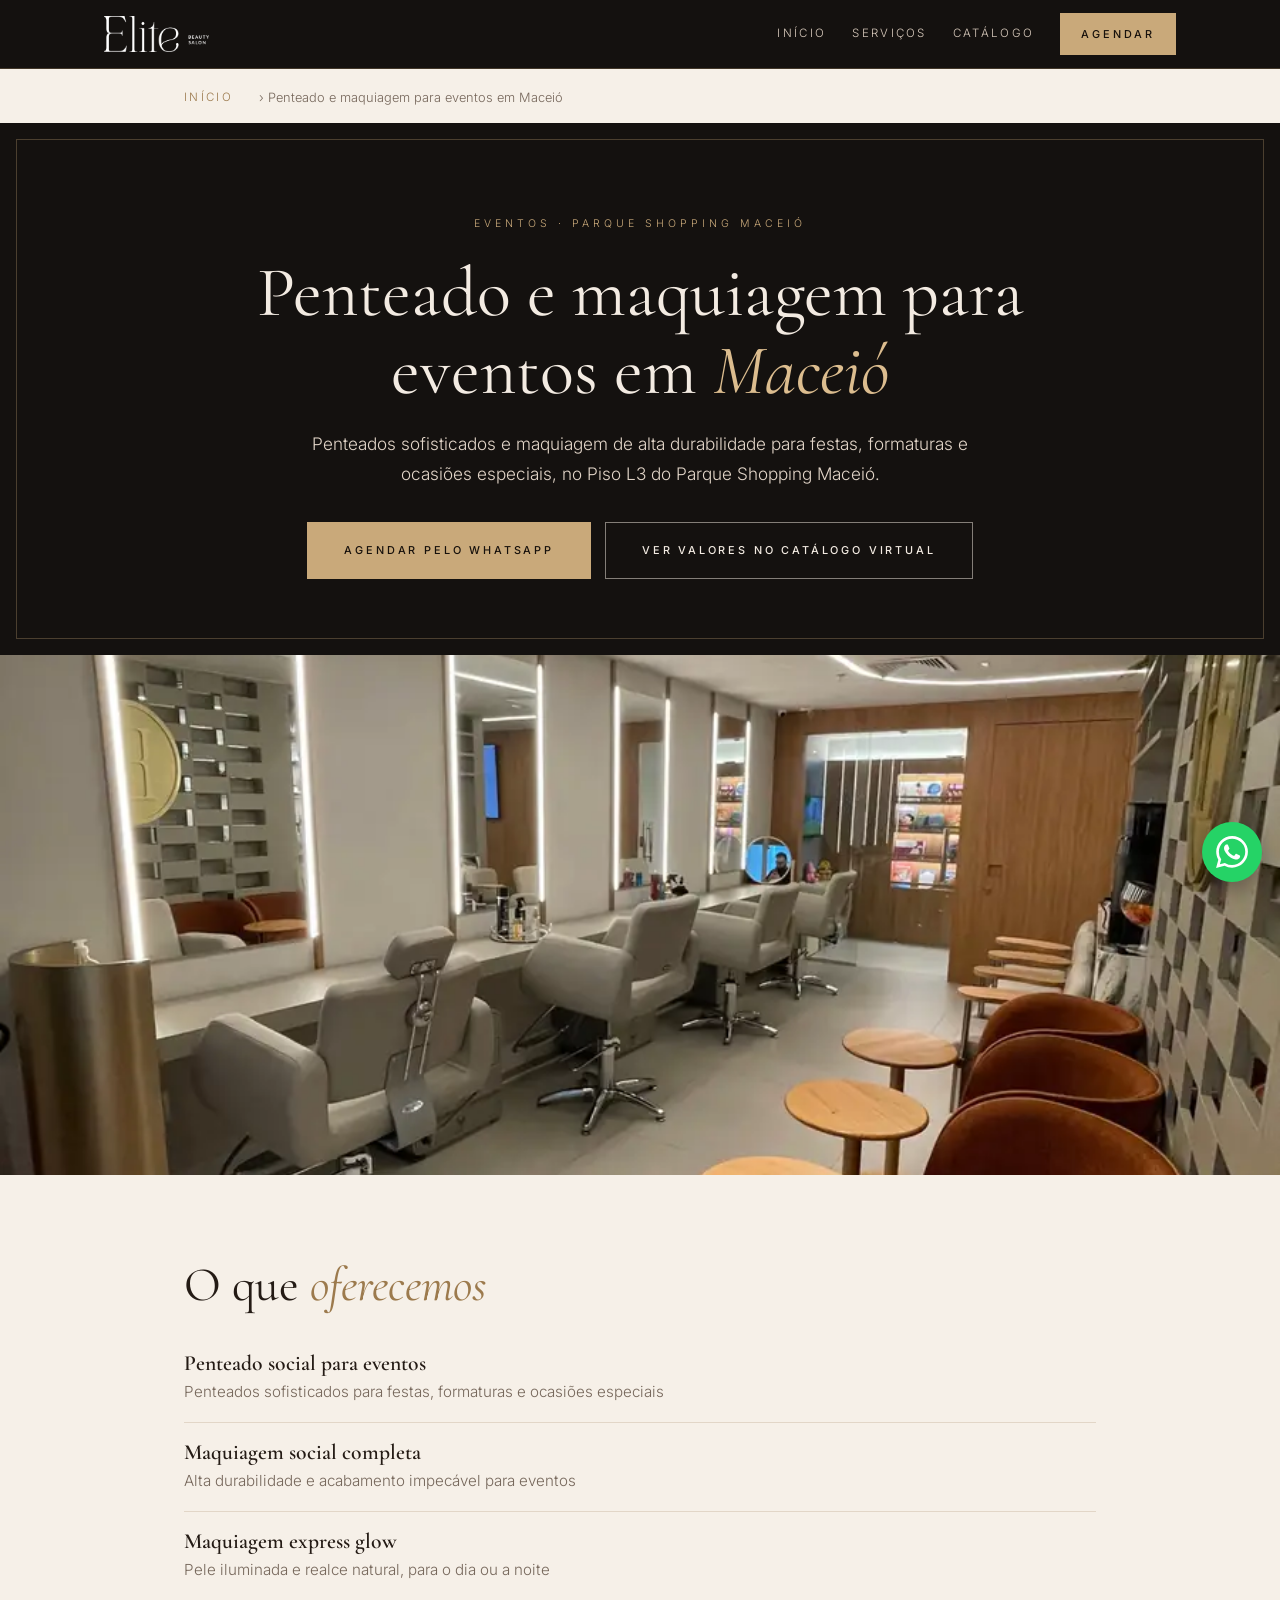
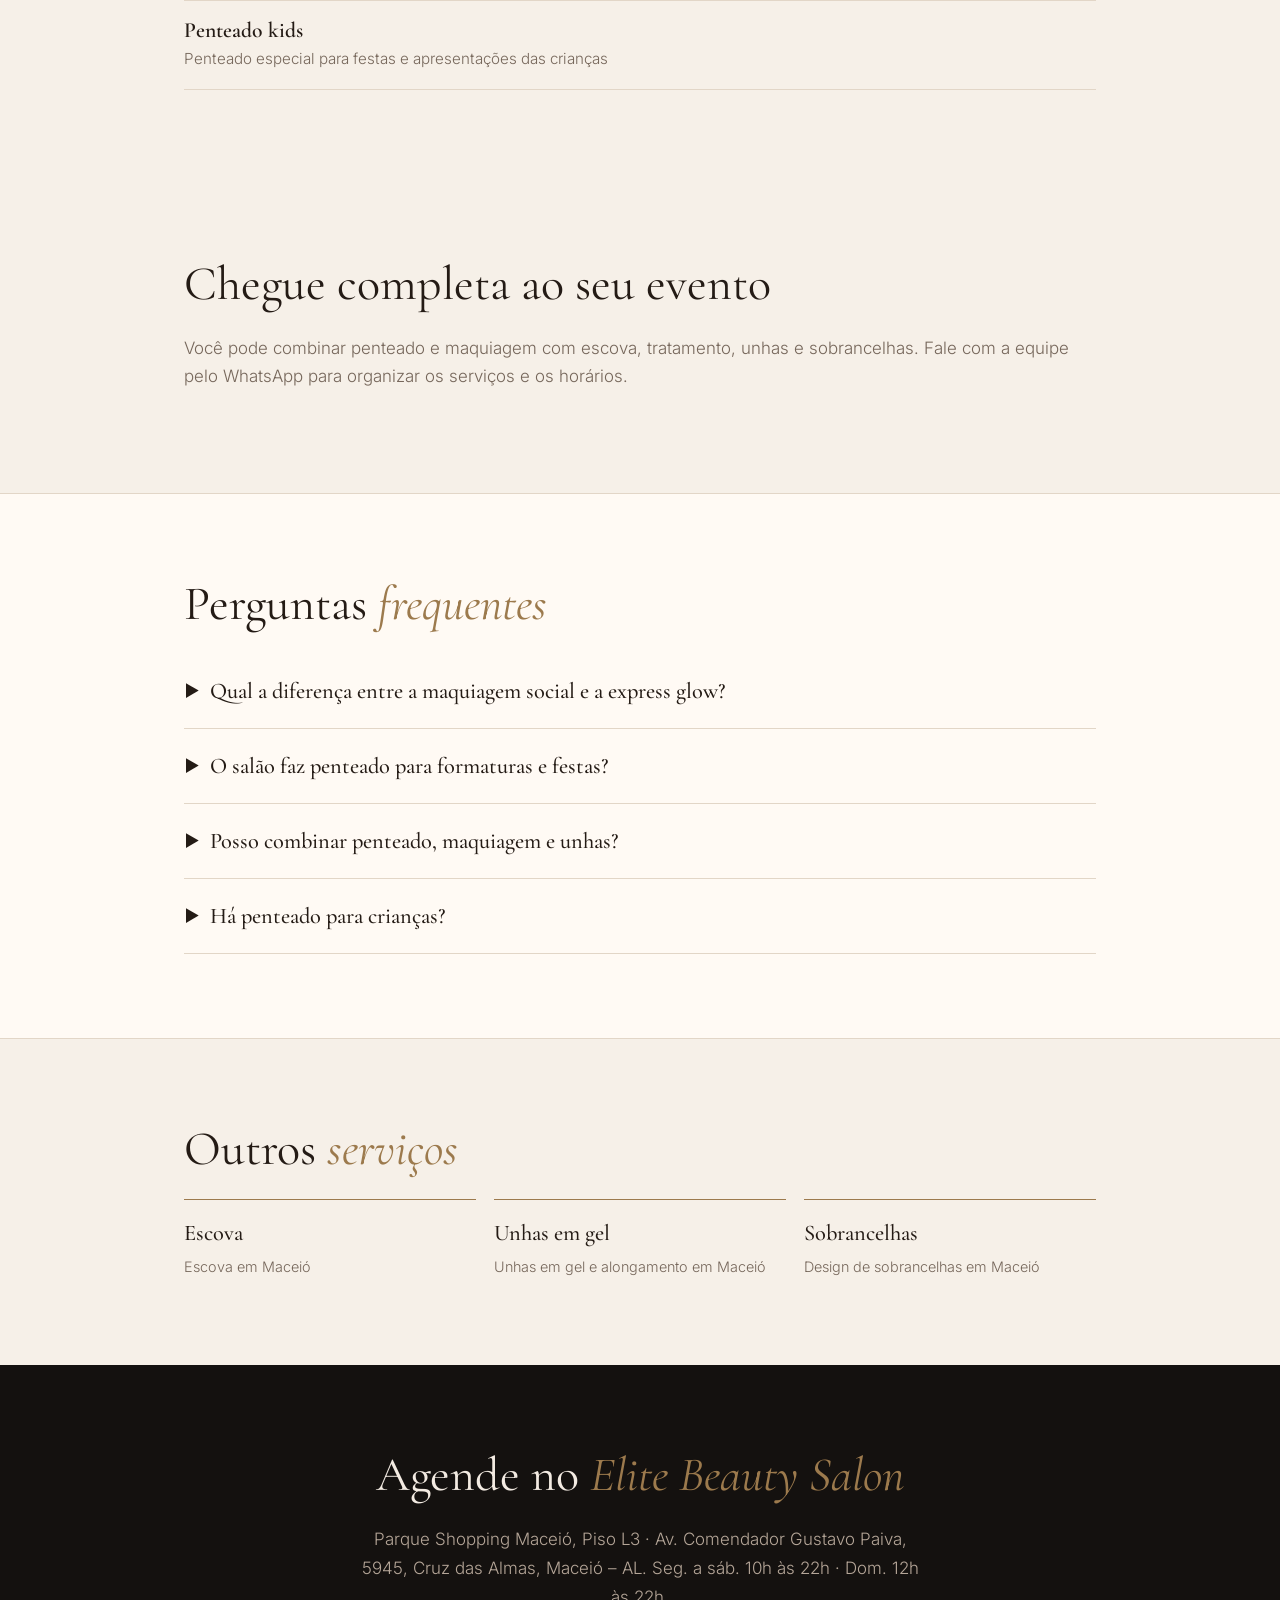
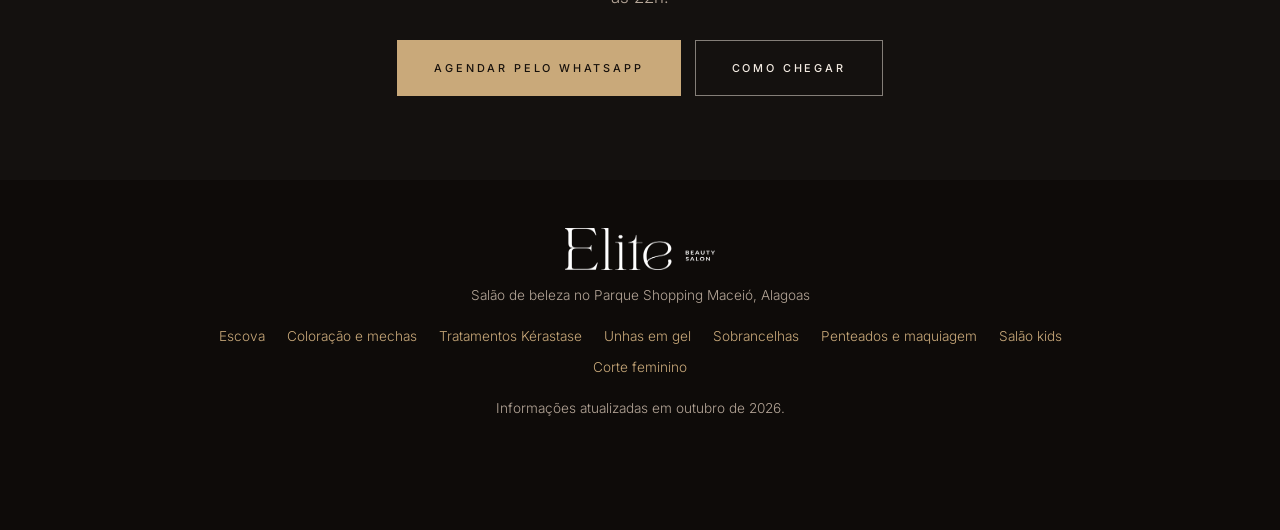
<file: penteados-e-maquiagem-eventos-maceio/index.html>
<!DOCTYPE html>
<html lang="pt-BR"><head><meta charset="utf-8"><meta name="viewport" content="width=device-width, initial-scale=1, viewport-fit=cover">
<title>Penteado e Maquiagem para Eventos em Maceió | Elite</title><meta name="description" content="Penteado social e maquiagem para festas, formaturas e eventos em Maceió, no Parque Shopping Maceió (Piso L3). Agende pelo WhatsApp.">
<meta name="robots" content="index, follow, max-image-preview:large, max-snippet:-1"><meta name="theme-color" content="#14110f">
<meta name="geo.region" content="BR-AL"><meta name="geo.placename" content="Maceió"><meta name="geo.position" content="-9.6266569;-35.6994476">
<link rel="canonical" href="https://www.SEUSITE.com.br/penteados-e-maquiagem-eventos-maceio/"><link rel="alternate" hreflang="pt-BR" href="https://www.SEUSITE.com.br/penteados-e-maquiagem-eventos-maceio/">
<meta property="og:type" content="website"><meta property="og:site_name" content="Elite Beauty Salon"><meta property="og:locale" content="pt_BR"><meta property="og:url" content="https://www.SEUSITE.com.br/penteados-e-maquiagem-eventos-maceio/"><meta property="og:title" content="Penteado e Maquiagem para Eventos em Maceió | Elite"><meta property="og:description" content="Penteado social e maquiagem para festas, formaturas e eventos em Maceió, no Parque Shopping Maceió (Piso L3). Agende pelo WhatsApp.">
<meta name="twitter:card" content="summary_large_image">
<link rel="preconnect" href="https://fonts.googleapis.com"><link rel="preconnect" href="https://fonts.gstatic.com" crossorigin><link href="https://fonts.googleapis.com/css2?family=Cormorant+Garamond:ital,wght@0,400;0,500;0,600;1,400;1,500&family=Inter:wght@300;400;500;600&display=swap" rel="stylesheet"><link rel="stylesheet" href="../assets/style.css"><script type="application/ld+json">{"@context":"https://schema.org","@graph":[{"@type":"WebPage","@id":"https://www.SEUSITE.com.br/penteados-e-maquiagem-eventos-maceio/#webpage","url":"https://www.SEUSITE.com.br/penteados-e-maquiagem-eventos-maceio/","name":"Penteado e Maquiagem para Eventos em Maceió | Elite","isPartOf":{"@id":"https://www.SEUSITE.com.br/#website"},"about":{"@id":"https://www.SEUSITE.com.br/penteados-e-maquiagem-eventos-maceio/#service"},"inLanguage":"pt-BR","dateModified":"2026-10-30","breadcrumb":{"@id":"https://www.SEUSITE.com.br/penteados-e-maquiagem-eventos-maceio/#breadcrumb"}},{"@type":"BreadcrumbList","@id":"https://www.SEUSITE.com.br/penteados-e-maquiagem-eventos-maceio/#breadcrumb","itemListElement":[{"@type":"ListItem","position":1,"name":"Início","item":"https://www.SEUSITE.com.br/"},{"@type":"ListItem","position":2,"name":"Penteado e maquiagem para eventos em Maceió","item":"https://www.SEUSITE.com.br/penteados-e-maquiagem-eventos-maceio/"}]},{"@type":"Service","@id":"https://www.SEUSITE.com.br/penteados-e-maquiagem-eventos-maceio/#service","name":"Penteado e maquiagem para eventos em Maceió","serviceType":"Penteados e maquiagem","url":"https://www.SEUSITE.com.br/penteados-e-maquiagem-eventos-maceio/","description":"Penteados sofisticados e maquiagem de alta durabilidade para festas, formaturas e ocasiões especiais, no Piso L3 do Parque Shopping Maceió.","provider":{"@id":"https://www.SEUSITE.com.br/#salon"},"areaServed":{"@type":"City","name":"Maceió"},"hasOfferCatalog":{"@type":"OfferCatalog","name":"Penteado e maquiagem para eventos em Maceió","itemListElement":[{"@type":"Offer","itemOffered":{"@type":"Service","name":"Penteado social para eventos"}},{"@type":"Offer","itemOffered":{"@type":"Service","name":"Maquiagem social completa"}},{"@type":"Offer","itemOffered":{"@type":"Service","name":"Maquiagem express glow"}},{"@type":"Offer","itemOffered":{"@type":"Service","name":"Penteado kids"}}]}},{"@type":["BeautySalon","LocalBusiness"],"@id":"https://www.SEUSITE.com.br/#salon","name":"Elite Beauty Salon","url":"https://www.SEUSITE.com.br/","telephone":"+55-82-99107-7878","address":{"@type":"PostalAddress","streetAddress":"Av. Comendador Gustavo Paiva, 5945 - Parque Shopping Maceió, Piso L3","addressLocality":"Maceió","addressRegion":"AL","postalCode":"57038-000","addressCountry":"BR"},"geo":{"@type":"GeoCoordinates","latitude":-9.6266569,"longitude":-35.6994476},"hasMap":"https://maps.app.goo.gl/VK5FEpVKrWxxDgyg9","sameAs":["https://www.instagram.com/elitebeauty.parqueshopmaceio","https://maps.app.goo.gl/VK5FEpVKrWxxDgyg9"],"openingHoursSpecification":[{"@type":"OpeningHoursSpecification","dayOfWeek":["Monday","Tuesday","Wednesday","Thursday","Friday","Saturday"],"opens":"10:00","closes":"22:00"},{"@type":"OpeningHoursSpecification","dayOfWeek":"Sunday","opens":"12:00","closes":"22:00"}]},{"@type":"FAQPage","@id":"https://www.SEUSITE.com.br/penteados-e-maquiagem-eventos-maceio/#faq","mainEntity":[{"@type":"Question","name":"Qual a diferença entre a maquiagem social e a express glow?","acceptedAnswer":{"@type":"Answer","text":"A social é completa, com alta durabilidade para eventos. A express glow valoriza a pele iluminada com um realce natural."}},{"@type":"Question","name":"O salão faz penteado para formaturas e festas?","acceptedAnswer":{"@type":"Answer","text":"Sim. O penteado social atende festas, formaturas e ocasiões especiais."}},{"@type":"Question","name":"Posso combinar penteado, maquiagem e unhas?","acceptedAnswer":{"@type":"Answer","text":"Sim. Combine os serviços pelo WhatsApp e organize os horários com a equipe."}},{"@type":"Question","name":"Há penteado para crianças?","acceptedAnswer":{"@type":"Answer","text":"Sim. O penteado kids é feito para festas e apresentações."}}]}]}</script></head><body>
<header><div class="wrap"><a href="../"><img src="../assets/logo.png" alt="Elite Beauty Salon" width="150" height="40"></a><nav><a href="../">Início</a><a href="#outros">Serviços</a><a href="../catalogo/">Catálogo</a><a class="btn" href="https://wa.me/5582991077878?text=Ol%C3%A1%2C%20vim%20atrav%C3%A9s%20do%20site%20e%20gostaria%20de%20agendar%20meu%20hor%C3%A1rio%20para%20penteado%20ou%20maquiagem%20para%20evento." target="_blank" rel="noopener">Agendar</a></nav></div></header>
<main><nav class="crumb" aria-label="Você está em"><a href="../">Início</a> › Penteado e maquiagem para eventos em Maceió</nav>
<section class="phero"><div class="wrap"><span class="tag">Eventos · Parque Shopping Maceió</span><h1>Penteado e maquiagem para eventos em <em>Maceió</em></h1><p class="lead">Penteados sofisticados e maquiagem de alta durabilidade para festas, formaturas e ocasiões especiais, no Piso L3 do Parque Shopping Maceió.</p><div class="cta-row"><a class="btn" href="https://wa.me/5582991077878?text=Ol%C3%A1%2C%20vim%20atrav%C3%A9s%20do%20site%20e%20gostaria%20de%20agendar%20meu%20hor%C3%A1rio%20para%20penteado%20ou%20maquiagem%20para%20evento." target="_blank" rel="noopener">Agendar pelo WhatsApp</a><a class="btn ghost" href="../catalogo/">Ver valores no catálogo virtual</a></div></div></section>
<figure class="fig"><img src="../assets/img/espelhos.webp" alt="Espelhos iluminados para penteado e maquiagem no Elite Beauty Salon, Maceió" width="900" height="1200" loading="lazy"></figure>
<section><div class="wrap"><h2>O que <em>oferecemos</em></h2><ul class="inc"><li><b>Penteado social para eventos</b><span>Penteados sofisticados para festas, formaturas e ocasiões especiais</span></li><li><b>Maquiagem social completa</b><span>Alta durabilidade e acabamento impecável para eventos</span></li><li><b>Maquiagem express glow</b><span>Pele iluminada e realce natural, para o dia ou a noite</span></li><li><b>Penteado kids</b><span>Penteado especial para festas e apresentações das crianças</span></li></ul></div></section>
<section><div class="wrap txt"><h2>Chegue completa ao seu evento</h2><p>Você pode combinar penteado e maquiagem com escova, tratamento, unhas e sobrancelhas. Fale com a equipe pelo WhatsApp para organizar os serviços e os horários.</p></div></section>
<section class="alt" id="faq"><div class="wrap"><h2>Perguntas <em>frequentes</em></h2><details><summary>Qual a diferença entre a maquiagem social e a express glow?</summary><p>A social é completa, com alta durabilidade para eventos. A express glow valoriza a pele iluminada com um realce natural.</p></details><details><summary>O salão faz penteado para formaturas e festas?</summary><p>Sim. O penteado social atende festas, formaturas e ocasiões especiais.</p></details><details><summary>Posso combinar penteado, maquiagem e unhas?</summary><p>Sim. Combine os serviços pelo WhatsApp e organize os horários com a equipe.</p></details><details><summary>Há penteado para crianças?</summary><p>Sim. O penteado kids é feito para festas e apresentações.</p></details></div></section>
<section id="outros"><div class="wrap"><h2>Outros <em>serviços</em></h2><div class="rel"><a href="../escova-maceio/"><b>Escova</b><span>Escova em Maceió</span></a><a href="../unhas-em-gel-maceio/"><b>Unhas em gel</b><span>Unhas em gel e alongamento em Maceió</span></a><a href="../sobrancelhas-maceio/"><b>Sobrancelhas</b><span>Design de sobrancelhas em Maceió</span></a></div></div></section>
<section class="cta-final"><div class="wrap"><h2>Agende no <em>Elite Beauty Salon</em></h2><p>Parque Shopping Maceió, Piso L3 · Av. Comendador Gustavo Paiva, 5945, Cruz das Almas, Maceió – AL. Seg. a sáb. 10h às 22h · Dom. 12h às 22h.</p><div class="cta-row"><a class="btn" href="https://wa.me/5582991077878?text=Ol%C3%A1%2C%20vim%20atrav%C3%A9s%20do%20site%20e%20gostaria%20de%20agendar%20meu%20hor%C3%A1rio%20para%20penteado%20ou%20maquiagem%20para%20evento." target="_blank" rel="noopener">Agendar pelo WhatsApp</a><a class="btn ghost" href="https://maps.app.goo.gl/VK5FEpVKrWxxDgyg9" target="_blank" rel="noopener">Como chegar</a></div></div></section></main>
<footer><div class="wrap"><img src="../assets/logo.png" alt="Elite Beauty Salon" width="150" height="42"><div>Salão de beleza no Parque Shopping Maceió, Alagoas</div><div class="links"><a href="../escova-maceio/">Escova</a> <a href="../coloracao-e-mechas-maceio/">Coloração e mechas</a> <a href="../tratamentos-kerastase-maceio/">Tratamentos Kérastase</a> <a href="../unhas-em-gel-maceio/">Unhas em gel</a> <a href="../sobrancelhas-maceio/">Sobrancelhas</a> <a href="../penteados-e-maquiagem-eventos-maceio/">Penteados e maquiagem</a> <a href="../salao-kids-maceio/">Salão kids</a> <a href="../corte-feminino-maceio/">Corte feminino</a></div><div>Informações atualizadas em outubro de 2026.</div></div></footer>
<a class="wa" href="https://wa.me/5582991077878?text=Ol%C3%A1%2C%20vim%20atrav%C3%A9s%20do%20site%20e%20gostaria%20de%20agendar%20meu%20hor%C3%A1rio%20para%20penteado%20ou%20maquiagem%20para%20evento." target="_blank" rel="noopener" aria-label="Agendar pelo WhatsApp"><svg viewBox="0 0 24 24" aria-hidden="true"><path d="M17.472 14.382c-.297-.149-1.758-.867-2.03-.967-.273-.099-.471-.148-.67.15-.197.297-.767.966-.94 1.164-.173.199-.347.223-.644.075-.297-.15-1.255-.463-2.39-1.475-.883-.788-1.48-1.761-1.653-2.059-.173-.297-.018-.458.13-.606.134-.133.298-.347.446-.52.149-.174.198-.298.298-.497.099-.198.05-.371-.025-.52-.075-.149-.669-1.612-.916-2.207-.242-.579-.487-.5-.669-.51-.173-.008-.371-.01-.57-.01-.198 0-.52.074-.792.372-.272.297-1.04 1.016-1.04 2.479 0 1.462 1.065 2.875 1.213 3.074.149.198 2.096 3.2 5.077 4.487.709.306 1.262.489 1.694.625.712.227 1.36.195 1.871.118.571-.085 1.758-.719 2.006-1.413.248-.694.248-1.289.173-1.413-.074-.124-.272-.198-.57-.347m-5.421 7.403h-.004a9.87 9.87 0 01-5.031-1.378l-.361-.214-3.741.982.998-3.648-.235-.374a9.86 9.86 0 01-1.51-5.26c.001-5.45 4.436-9.884 9.888-9.884 2.64 0 5.122 1.03 6.988 2.898a9.825 9.825 0 012.893 6.994c-.003 5.45-4.437 9.884-9.885 9.884m8.413-18.297A11.815 11.815 0 0012.05 0C5.495 0 .16 5.335.157 11.892c0 2.096.547 4.142 1.588 5.945L.057 24l6.305-1.654a11.882 11.882 0 005.683 1.448h.005c6.554 0 11.89-5.335 11.893-11.893a11.821 11.821 0 00-3.48-8.413z"/></svg></a></body></html>
</file>
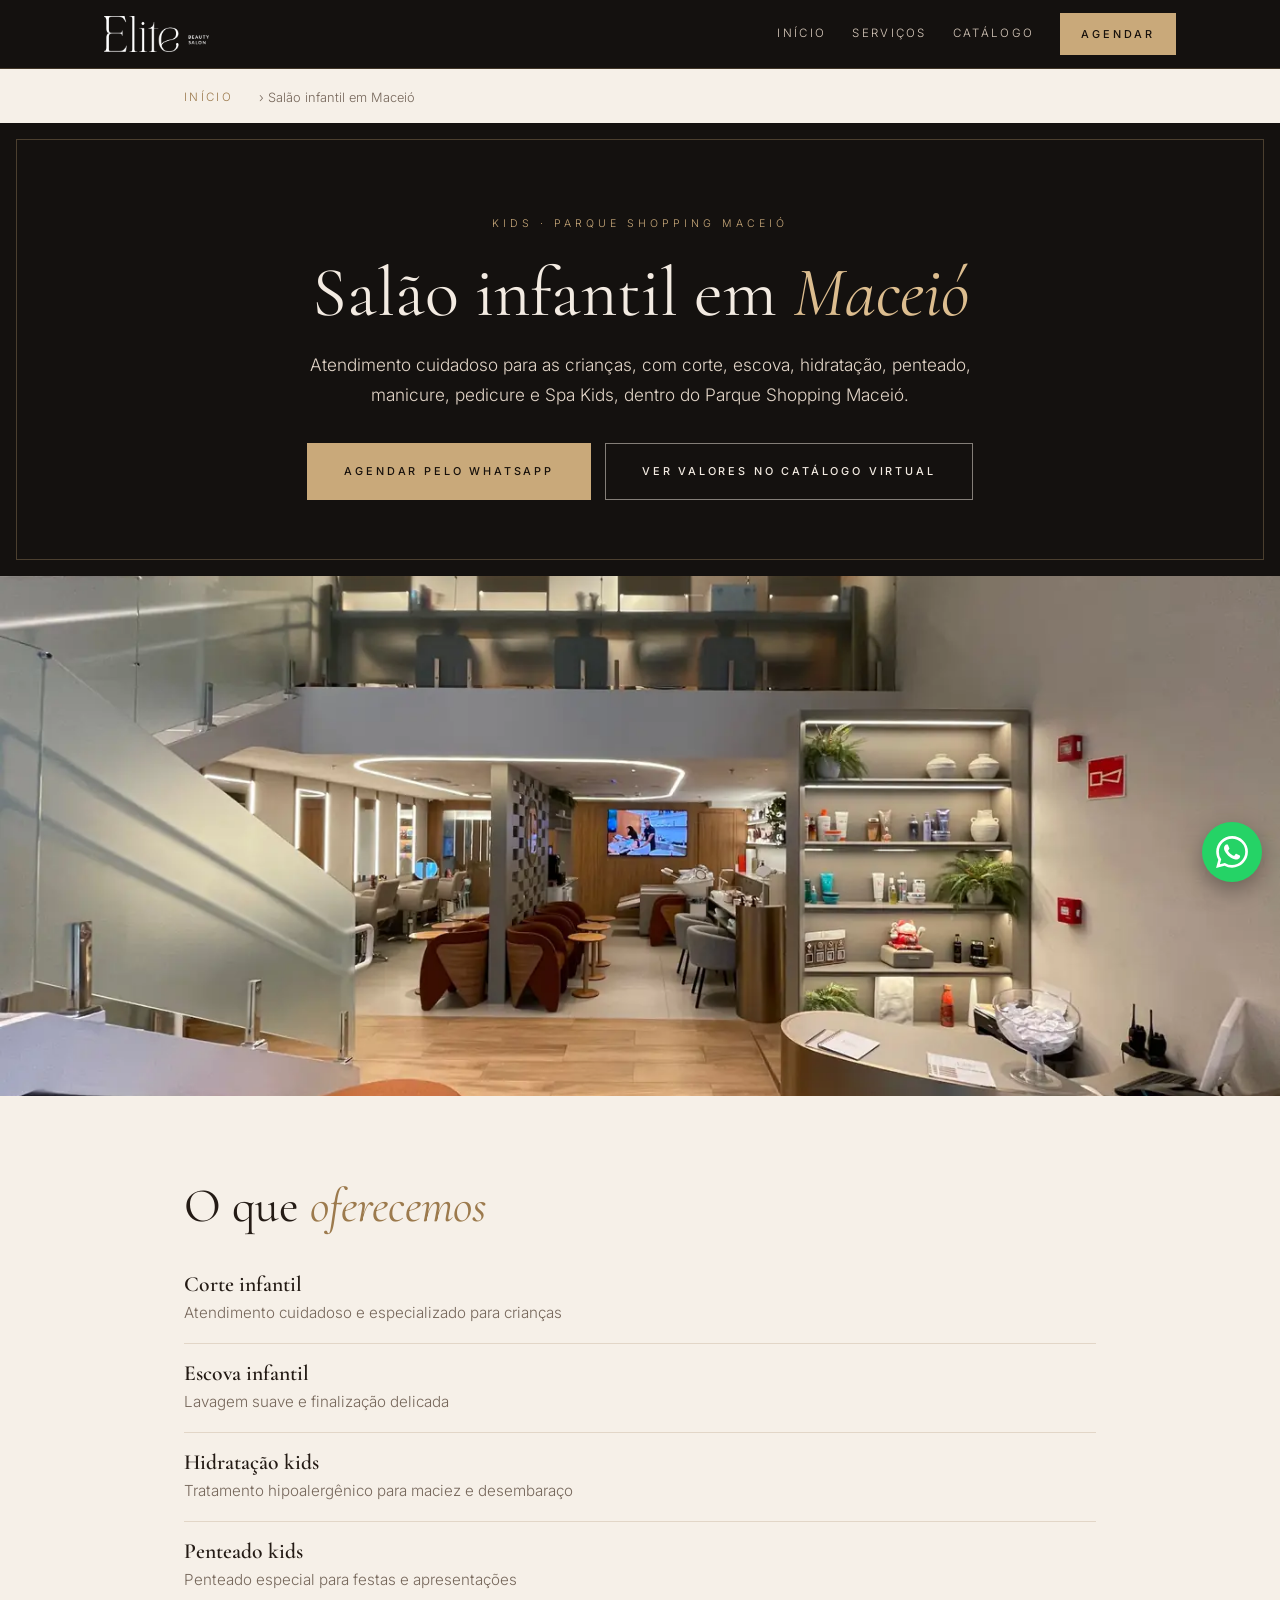
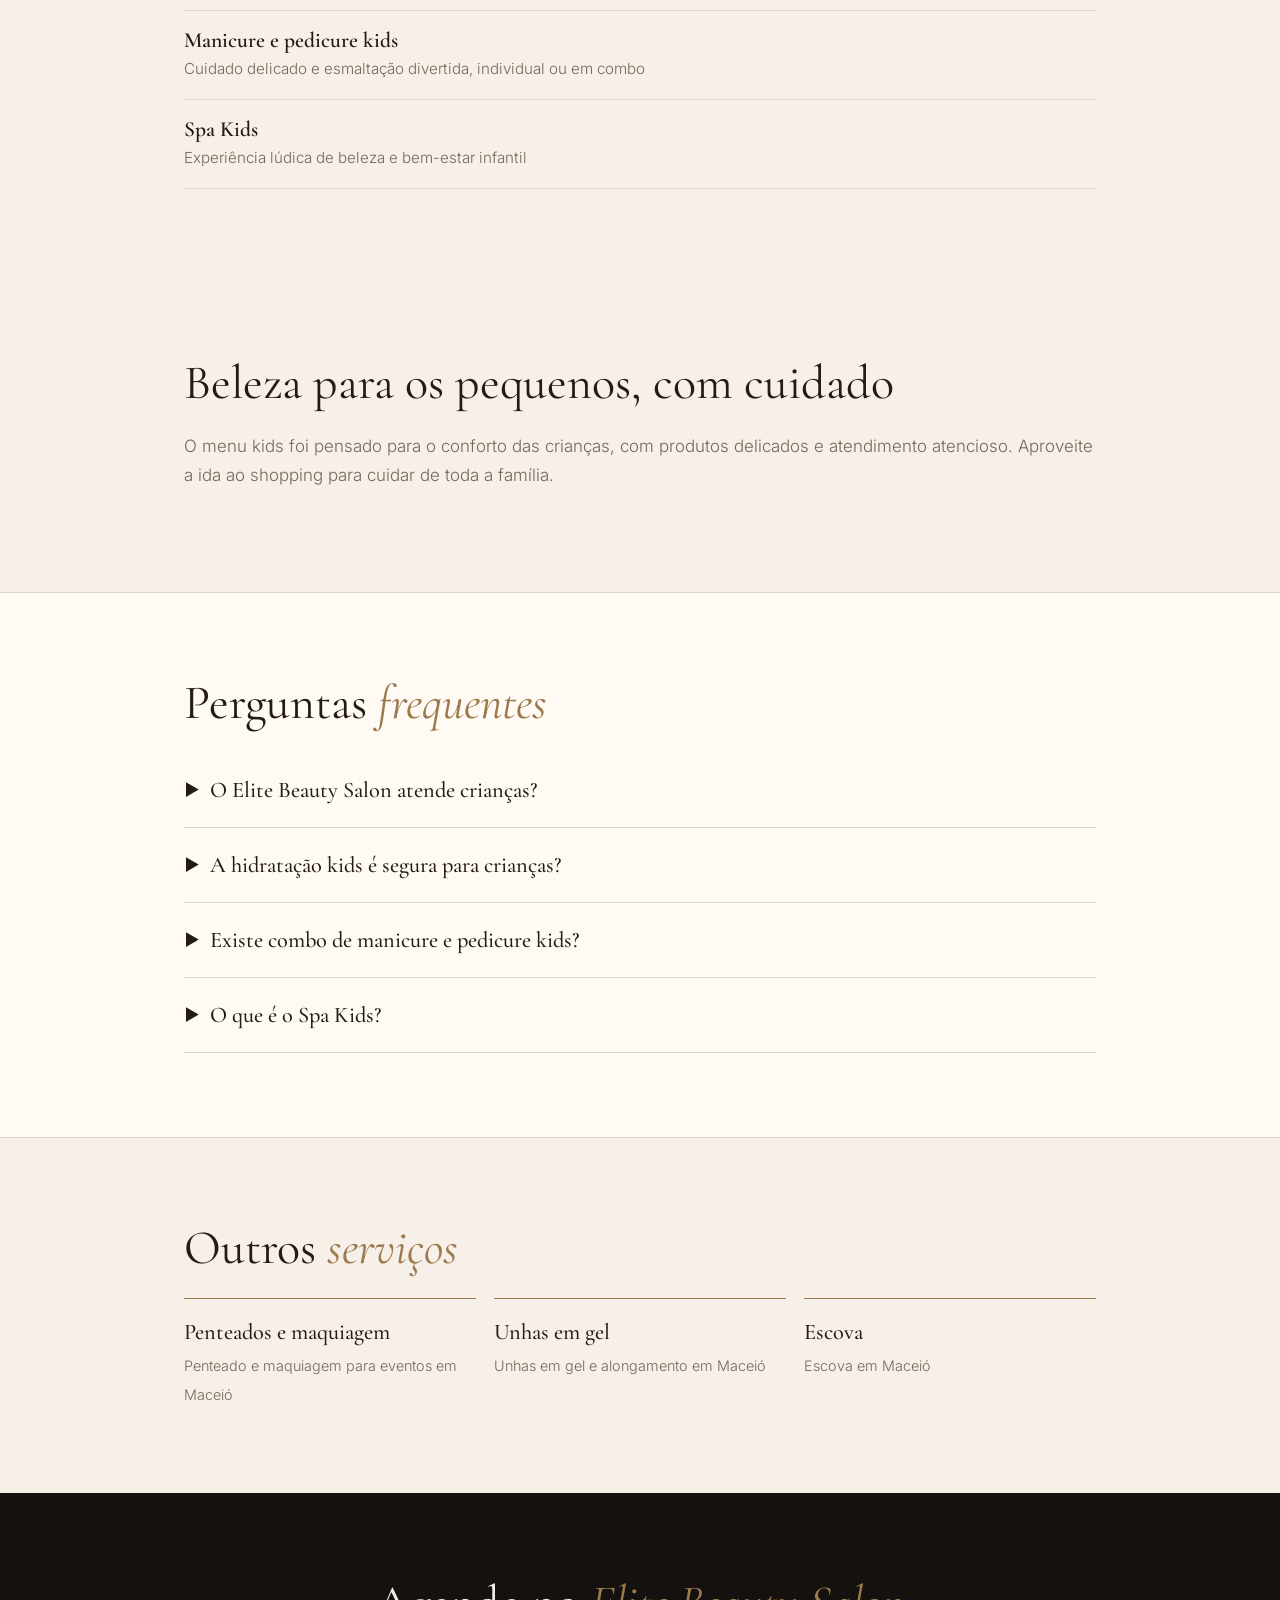
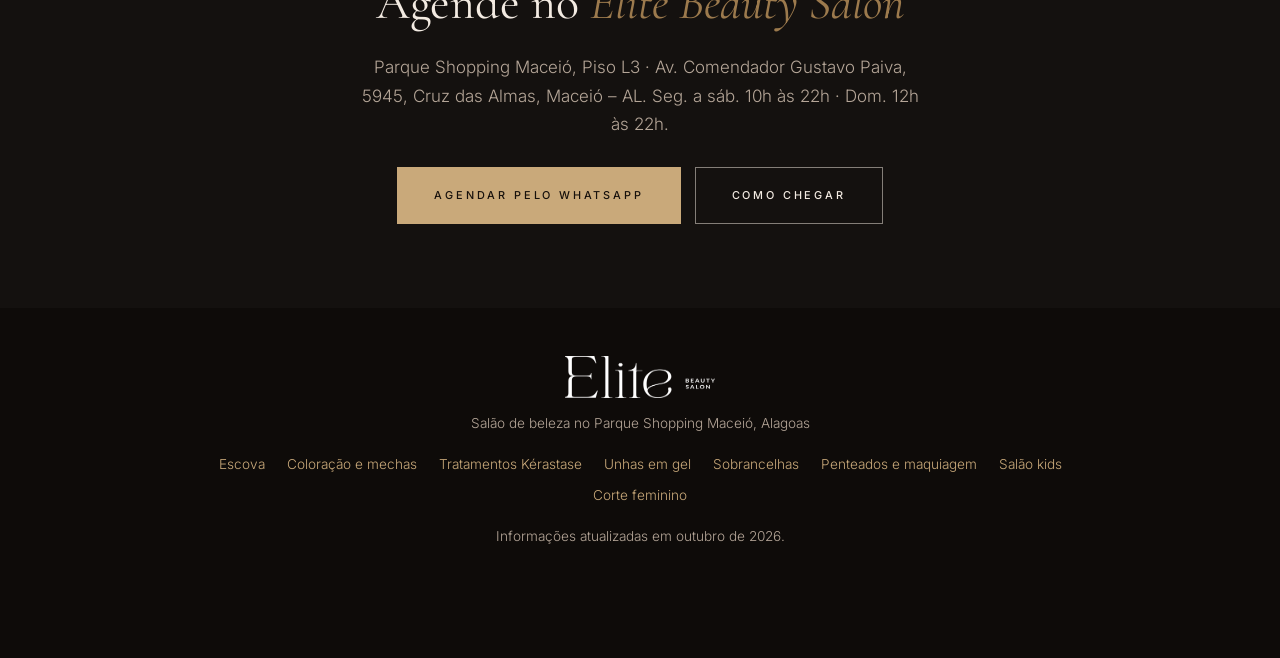
<file: salao-kids-maceio/index.html>
<!DOCTYPE html>
<html lang="pt-BR"><head><meta charset="utf-8"><meta name="viewport" content="width=device-width, initial-scale=1, viewport-fit=cover">
<title>Salão Infantil em Maceió | Elite Beauty Salon Kids</title><meta name="description" content="Corte infantil, escova, hidratação, manicure e Spa Kids em Maceió, no Parque Shopping Maceió (Piso L3). Agende pelo WhatsApp.">
<meta name="robots" content="index, follow, max-image-preview:large, max-snippet:-1"><meta name="theme-color" content="#14110f">
<meta name="geo.region" content="BR-AL"><meta name="geo.placename" content="Maceió"><meta name="geo.position" content="-9.6266569;-35.6994476">
<link rel="canonical" href="https://www.SEUSITE.com.br/salao-kids-maceio/"><link rel="alternate" hreflang="pt-BR" href="https://www.SEUSITE.com.br/salao-kids-maceio/">
<meta property="og:type" content="website"><meta property="og:site_name" content="Elite Beauty Salon"><meta property="og:locale" content="pt_BR"><meta property="og:url" content="https://www.SEUSITE.com.br/salao-kids-maceio/"><meta property="og:title" content="Salão Infantil em Maceió | Elite Beauty Salon Kids"><meta property="og:description" content="Corte infantil, escova, hidratação, manicure e Spa Kids em Maceió, no Parque Shopping Maceió (Piso L3). Agende pelo WhatsApp.">
<meta name="twitter:card" content="summary_large_image">
<link rel="preconnect" href="https://fonts.googleapis.com"><link rel="preconnect" href="https://fonts.gstatic.com" crossorigin><link href="https://fonts.googleapis.com/css2?family=Cormorant+Garamond:ital,wght@0,400;0,500;0,600;1,400;1,500&family=Inter:wght@300;400;500;600&display=swap" rel="stylesheet"><link rel="stylesheet" href="../assets/style.css"><script type="application/ld+json">{"@context":"https://schema.org","@graph":[{"@type":"WebPage","@id":"https://www.SEUSITE.com.br/salao-kids-maceio/#webpage","url":"https://www.SEUSITE.com.br/salao-kids-maceio/","name":"Salão Infantil em Maceió | Elite Beauty Salon Kids","isPartOf":{"@id":"https://www.SEUSITE.com.br/#website"},"about":{"@id":"https://www.SEUSITE.com.br/salao-kids-maceio/#service"},"inLanguage":"pt-BR","dateModified":"2026-10-30","breadcrumb":{"@id":"https://www.SEUSITE.com.br/salao-kids-maceio/#breadcrumb"}},{"@type":"BreadcrumbList","@id":"https://www.SEUSITE.com.br/salao-kids-maceio/#breadcrumb","itemListElement":[{"@type":"ListItem","position":1,"name":"Início","item":"https://www.SEUSITE.com.br/"},{"@type":"ListItem","position":2,"name":"Salão infantil em Maceió","item":"https://www.SEUSITE.com.br/salao-kids-maceio/"}]},{"@type":"Service","@id":"https://www.SEUSITE.com.br/salao-kids-maceio/#service","name":"Salão infantil em Maceió","serviceType":"Salão kids","url":"https://www.SEUSITE.com.br/salao-kids-maceio/","description":"Atendimento cuidadoso para as crianças, com corte, escova, hidratação, penteado, manicure, pedicure e Spa Kids, dentro do Parque Shopping Maceió.","provider":{"@id":"https://www.SEUSITE.com.br/#salon"},"areaServed":{"@type":"City","name":"Maceió"},"hasOfferCatalog":{"@type":"OfferCatalog","name":"Salão infantil em Maceió","itemListElement":[{"@type":"Offer","itemOffered":{"@type":"Service","name":"Corte infantil"}},{"@type":"Offer","itemOffered":{"@type":"Service","name":"Escova infantil"}},{"@type":"Offer","itemOffered":{"@type":"Service","name":"Hidratação kids"}},{"@type":"Offer","itemOffered":{"@type":"Service","name":"Penteado kids"}},{"@type":"Offer","itemOffered":{"@type":"Service","name":"Manicure e pedicure kids"}},{"@type":"Offer","itemOffered":{"@type":"Service","name":"Spa Kids"}}]}},{"@type":["BeautySalon","LocalBusiness"],"@id":"https://www.SEUSITE.com.br/#salon","name":"Elite Beauty Salon","url":"https://www.SEUSITE.com.br/","telephone":"+55-82-99107-7878","address":{"@type":"PostalAddress","streetAddress":"Av. Comendador Gustavo Paiva, 5945 - Parque Shopping Maceió, Piso L3","addressLocality":"Maceió","addressRegion":"AL","postalCode":"57038-000","addressCountry":"BR"},"geo":{"@type":"GeoCoordinates","latitude":-9.6266569,"longitude":-35.6994476},"hasMap":"https://maps.app.goo.gl/VK5FEpVKrWxxDgyg9","sameAs":["https://www.instagram.com/elitebeauty.parqueshopmaceio","https://maps.app.goo.gl/VK5FEpVKrWxxDgyg9"],"openingHoursSpecification":[{"@type":"OpeningHoursSpecification","dayOfWeek":["Monday","Tuesday","Wednesday","Thursday","Friday","Saturday"],"opens":"10:00","closes":"22:00"},{"@type":"OpeningHoursSpecification","dayOfWeek":"Sunday","opens":"12:00","closes":"22:00"}]},{"@type":"FAQPage","@id":"https://www.SEUSITE.com.br/salao-kids-maceio/#faq","mainEntity":[{"@type":"Question","name":"O Elite Beauty Salon atende crianças?","acceptedAnswer":{"@type":"Answer","text":"Sim. O menu kids tem corte infantil, escova, hidratação, penteado, manicure, pedicure e Spa Kids."}},{"@type":"Question","name":"A hidratação kids é segura para crianças?","acceptedAnswer":{"@type":"Answer","text":"A hidratação kids usa um tratamento hipoalergênico, pensado para maciez e desembaraço dos fios."}},{"@type":"Question","name":"Existe combo de manicure e pedicure kids?","acceptedAnswer":{"@type":"Answer","text":"Sim. Há manicure, pedicure e o combo completo de mãos e pés."}},{"@type":"Question","name":"O que é o Spa Kids?","acceptedAnswer":{"@type":"Answer","text":"É uma experiência lúdica de beleza e bem-estar infantil."}}]}]}</script></head><body>
<header><div class="wrap"><a href="../"><img src="../assets/logo.png" alt="Elite Beauty Salon" width="150" height="40"></a><nav><a href="../">Início</a><a href="#outros">Serviços</a><a href="../catalogo/">Catálogo</a><a class="btn" href="https://wa.me/5582991077878?text=Ol%C3%A1%2C%20vim%20atrav%C3%A9s%20do%20site%20e%20gostaria%20de%20agendar%20meu%20hor%C3%A1rio%20para%20servi%C3%A7o%20kids." target="_blank" rel="noopener">Agendar</a></nav></div></header>
<main><nav class="crumb" aria-label="Você está em"><a href="../">Início</a> › Salão infantil em Maceió</nav>
<section class="phero"><div class="wrap"><span class="tag">Kids · Parque Shopping Maceió</span><h1>Salão infantil em <em>Maceió</em></h1><p class="lead">Atendimento cuidadoso para as crianças, com corte, escova, hidratação, penteado, manicure, pedicure e Spa Kids, dentro do Parque Shopping Maceió.</p><div class="cta-row"><a class="btn" href="https://wa.me/5582991077878?text=Ol%C3%A1%2C%20vim%20atrav%C3%A9s%20do%20site%20e%20gostaria%20de%20agendar%20meu%20hor%C3%A1rio%20para%20servi%C3%A7o%20kids." target="_blank" rel="noopener">Agendar pelo WhatsApp</a><a class="btn ghost" href="../catalogo/">Ver valores no catálogo virtual</a></div></div></section>
<figure class="fig"><img src="../assets/img/recepcao.webp" alt="Ambiente acolhedor do Elite Beauty Salon, Parque Shopping Maceió" width="1400" height="1050" loading="lazy"></figure>
<section><div class="wrap"><h2>O que <em>oferecemos</em></h2><ul class="inc"><li><b>Corte infantil</b><span>Atendimento cuidadoso e especializado para crianças</span></li><li><b>Escova infantil</b><span>Lavagem suave e finalização delicada</span></li><li><b>Hidratação kids</b><span>Tratamento hipoalergênico para maciez e desembaraço</span></li><li><b>Penteado kids</b><span>Penteado especial para festas e apresentações</span></li><li><b>Manicure e pedicure kids</b><span>Cuidado delicado e esmaltação divertida, individual ou em combo</span></li><li><b>Spa Kids</b><span>Experiência lúdica de beleza e bem-estar infantil</span></li></ul></div></section>
<section><div class="wrap txt"><h2>Beleza para os pequenos, com cuidado</h2><p>O menu kids foi pensado para o conforto das crianças, com produtos delicados e atendimento atencioso. Aproveite a ida ao shopping para cuidar de toda a família.</p></div></section>
<section class="alt" id="faq"><div class="wrap"><h2>Perguntas <em>frequentes</em></h2><details><summary>O Elite Beauty Salon atende crianças?</summary><p>Sim. O menu kids tem corte infantil, escova, hidratação, penteado, manicure, pedicure e Spa Kids.</p></details><details><summary>A hidratação kids é segura para crianças?</summary><p>A hidratação kids usa um tratamento hipoalergênico, pensado para maciez e desembaraço dos fios.</p></details><details><summary>Existe combo de manicure e pedicure kids?</summary><p>Sim. Há manicure, pedicure e o combo completo de mãos e pés.</p></details><details><summary>O que é o Spa Kids?</summary><p>É uma experiência lúdica de beleza e bem-estar infantil.</p></details></div></section>
<section id="outros"><div class="wrap"><h2>Outros <em>serviços</em></h2><div class="rel"><a href="../penteados-e-maquiagem-eventos-maceio/"><b>Penteados e maquiagem</b><span>Penteado e maquiagem para eventos em Maceió</span></a><a href="../unhas-em-gel-maceio/"><b>Unhas em gel</b><span>Unhas em gel e alongamento em Maceió</span></a><a href="../escova-maceio/"><b>Escova</b><span>Escova em Maceió</span></a></div></div></section>
<section class="cta-final"><div class="wrap"><h2>Agende no <em>Elite Beauty Salon</em></h2><p>Parque Shopping Maceió, Piso L3 · Av. Comendador Gustavo Paiva, 5945, Cruz das Almas, Maceió – AL. Seg. a sáb. 10h às 22h · Dom. 12h às 22h.</p><div class="cta-row"><a class="btn" href="https://wa.me/5582991077878?text=Ol%C3%A1%2C%20vim%20atrav%C3%A9s%20do%20site%20e%20gostaria%20de%20agendar%20meu%20hor%C3%A1rio%20para%20servi%C3%A7o%20kids." target="_blank" rel="noopener">Agendar pelo WhatsApp</a><a class="btn ghost" href="https://maps.app.goo.gl/VK5FEpVKrWxxDgyg9" target="_blank" rel="noopener">Como chegar</a></div></div></section></main>
<footer><div class="wrap"><img src="../assets/logo.png" alt="Elite Beauty Salon" width="150" height="42"><div>Salão de beleza no Parque Shopping Maceió, Alagoas</div><div class="links"><a href="../escova-maceio/">Escova</a> <a href="../coloracao-e-mechas-maceio/">Coloração e mechas</a> <a href="../tratamentos-kerastase-maceio/">Tratamentos Kérastase</a> <a href="../unhas-em-gel-maceio/">Unhas em gel</a> <a href="../sobrancelhas-maceio/">Sobrancelhas</a> <a href="../penteados-e-maquiagem-eventos-maceio/">Penteados e maquiagem</a> <a href="../salao-kids-maceio/">Salão kids</a> <a href="../corte-feminino-maceio/">Corte feminino</a></div><div>Informações atualizadas em outubro de 2026.</div></div></footer>
<a class="wa" href="https://wa.me/5582991077878?text=Ol%C3%A1%2C%20vim%20atrav%C3%A9s%20do%20site%20e%20gostaria%20de%20agendar%20meu%20hor%C3%A1rio%20para%20servi%C3%A7o%20kids." target="_blank" rel="noopener" aria-label="Agendar pelo WhatsApp"><svg viewBox="0 0 24 24" aria-hidden="true"><path d="M17.472 14.382c-.297-.149-1.758-.867-2.03-.967-.273-.099-.471-.148-.67.15-.197.297-.767.966-.94 1.164-.173.199-.347.223-.644.075-.297-.15-1.255-.463-2.39-1.475-.883-.788-1.48-1.761-1.653-2.059-.173-.297-.018-.458.13-.606.134-.133.298-.347.446-.52.149-.174.198-.298.298-.497.099-.198.05-.371-.025-.52-.075-.149-.669-1.612-.916-2.207-.242-.579-.487-.5-.669-.51-.173-.008-.371-.01-.57-.01-.198 0-.52.074-.792.372-.272.297-1.04 1.016-1.04 2.479 0 1.462 1.065 2.875 1.213 3.074.149.198 2.096 3.2 5.077 4.487.709.306 1.262.489 1.694.625.712.227 1.36.195 1.871.118.571-.085 1.758-.719 2.006-1.413.248-.694.248-1.289.173-1.413-.074-.124-.272-.198-.57-.347m-5.421 7.403h-.004a9.87 9.87 0 01-5.031-1.378l-.361-.214-3.741.982.998-3.648-.235-.374a9.86 9.86 0 01-1.51-5.26c.001-5.45 4.436-9.884 9.888-9.884 2.64 0 5.122 1.03 6.988 2.898a9.825 9.825 0 012.893 6.994c-.003 5.45-4.437 9.884-9.885 9.884m8.413-18.297A11.815 11.815 0 0012.05 0C5.495 0 .16 5.335.157 11.892c0 2.096.547 4.142 1.588 5.945L.057 24l6.305-1.654a11.882 11.882 0 005.683 1.448h.005c6.554 0 11.89-5.335 11.893-11.893a11.821 11.821 0 00-3.48-8.413z"/></svg></a></body></html>
</file>
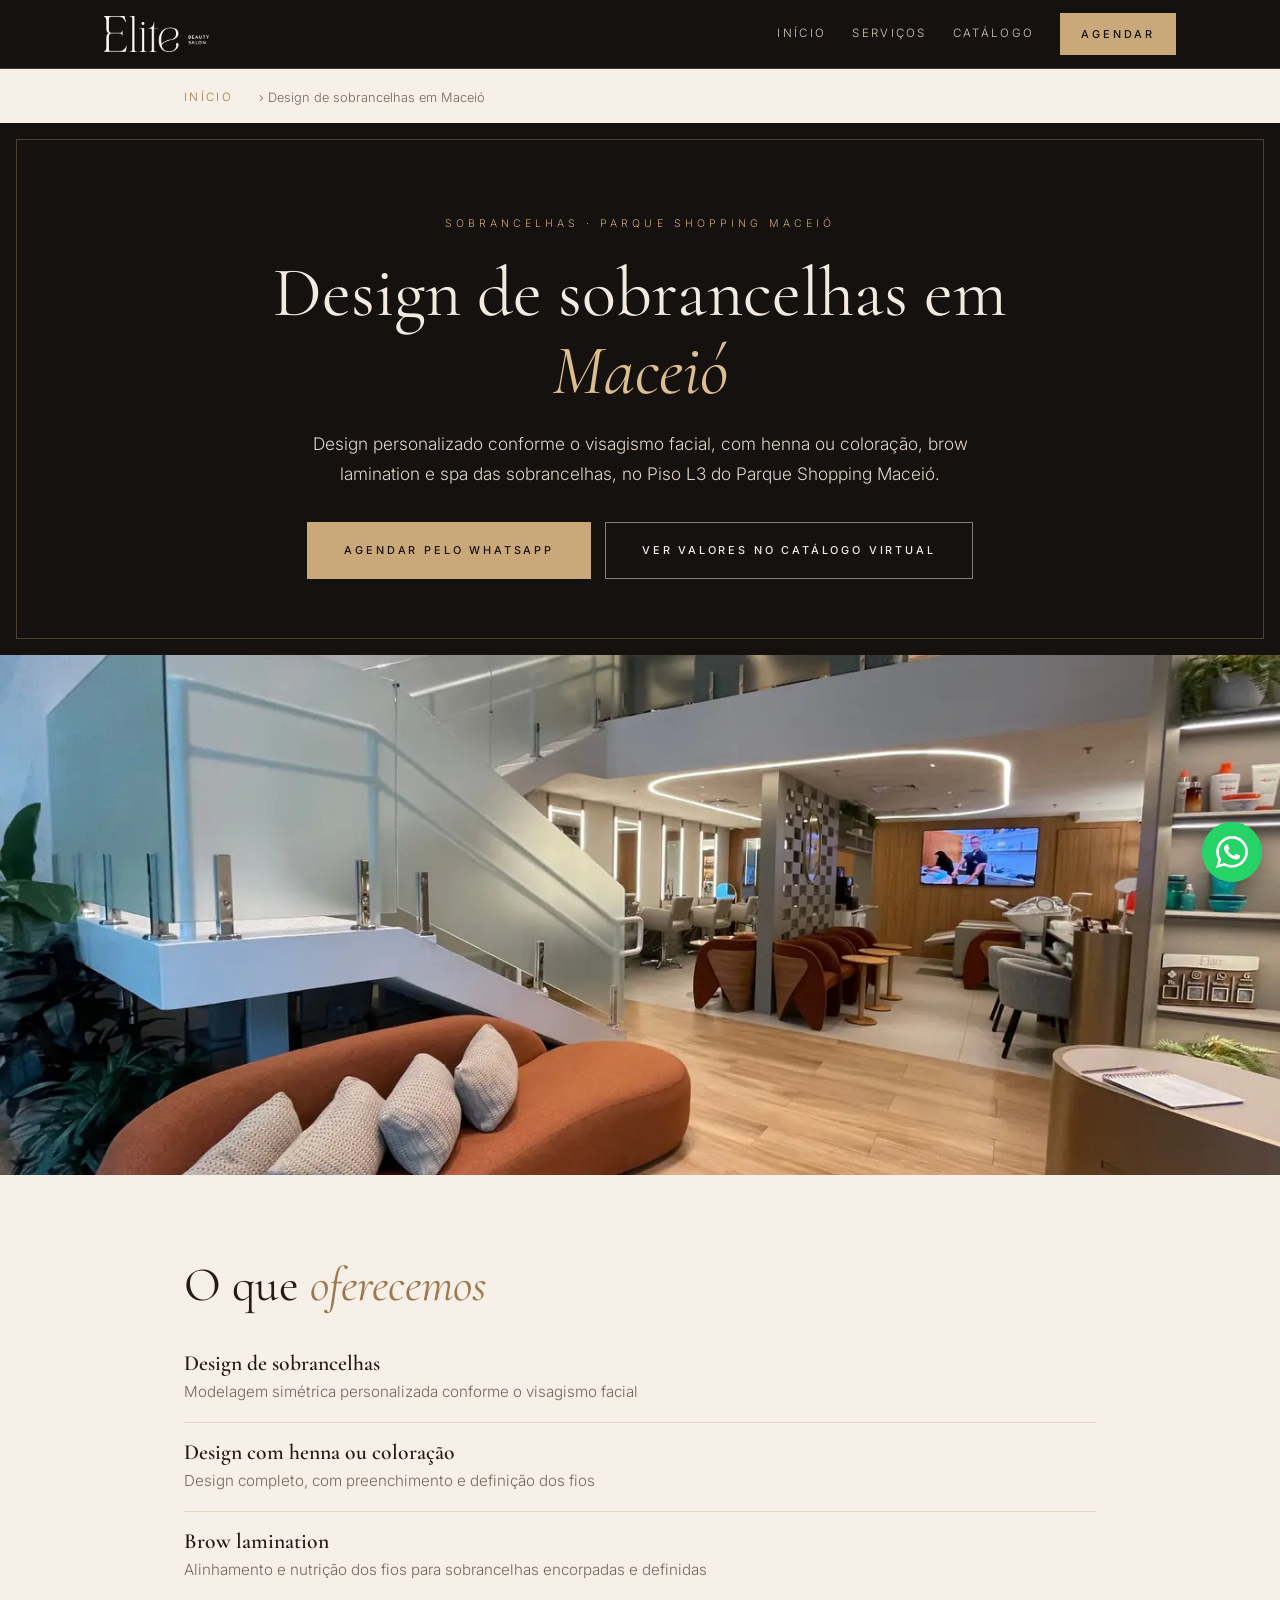
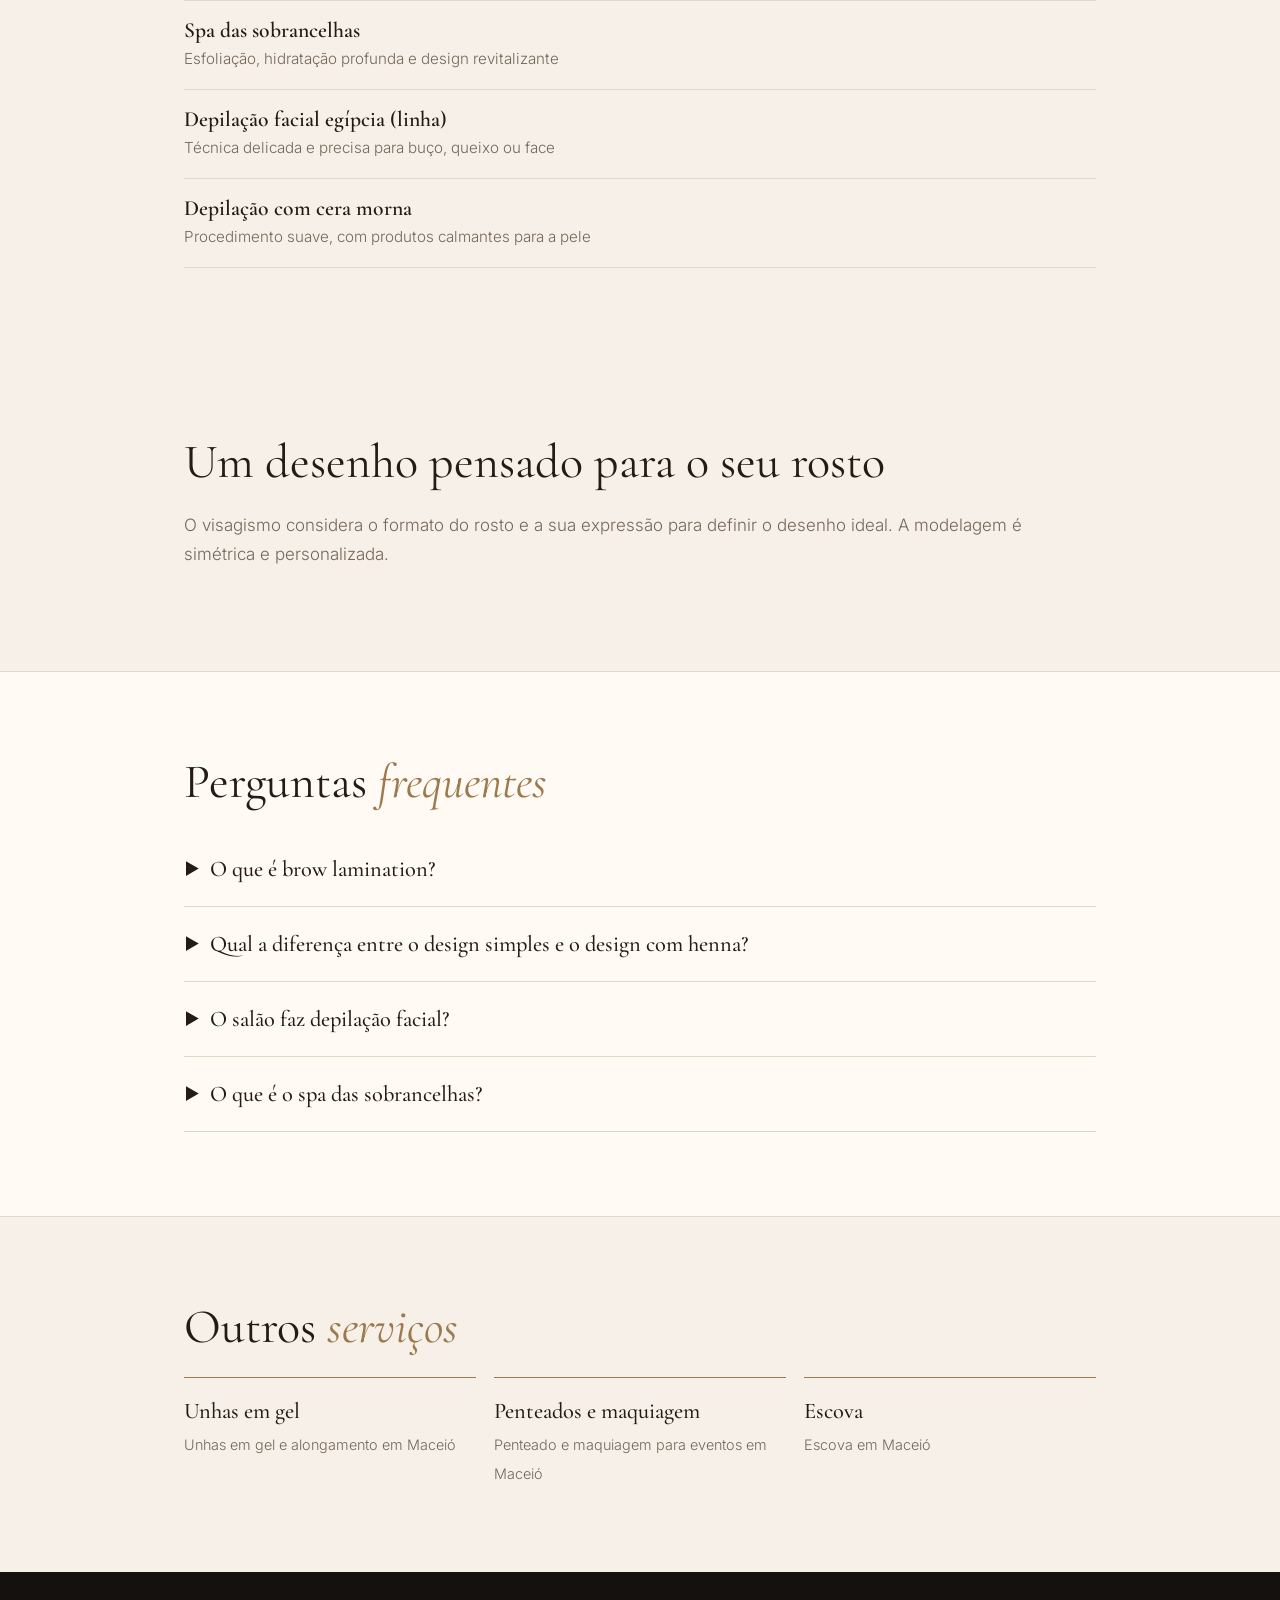
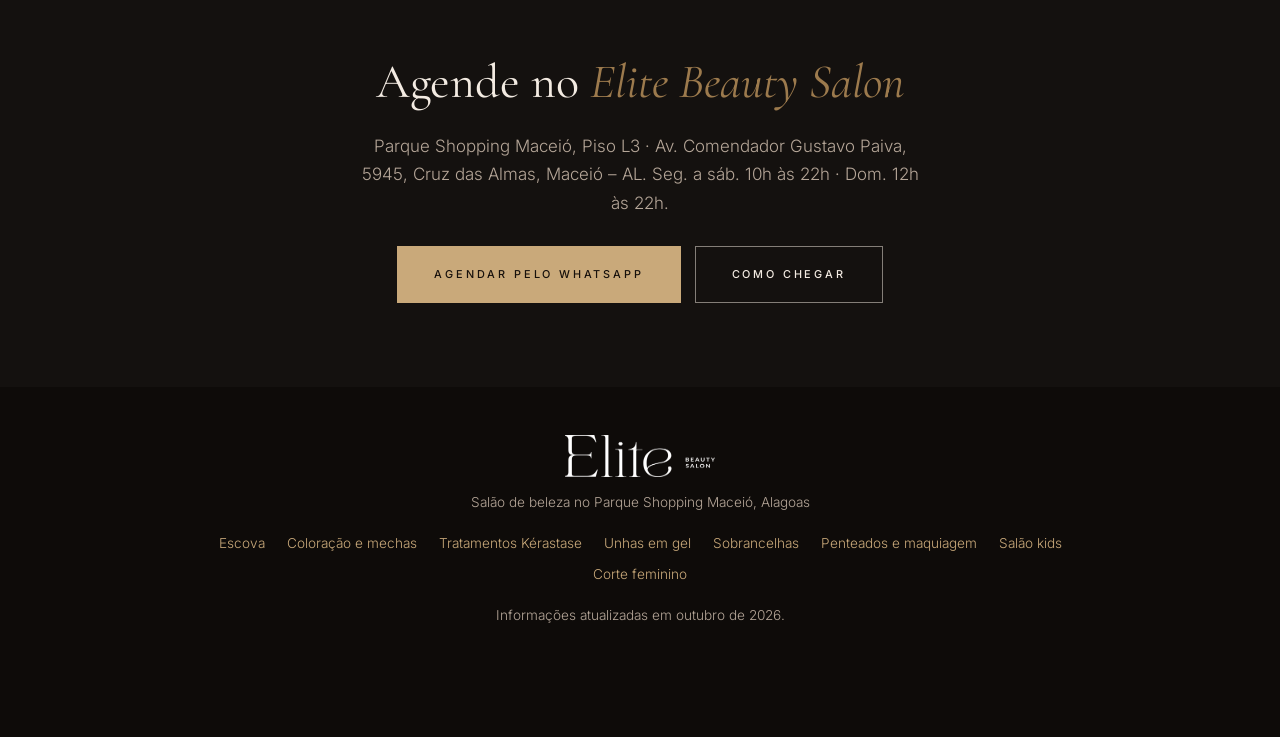
<file: sobrancelhas-maceio/index.html>
<!DOCTYPE html>
<html lang="pt-BR"><head><meta charset="utf-8"><meta name="viewport" content="width=device-width, initial-scale=1, viewport-fit=cover">
<title>Design de Sobrancelhas em Maceió | Elite Beauty Salon</title><meta name="description" content="Design de sobrancelhas, henna, brow lamination e spa das sobrancelhas em Maceió, no Parque Shopping Maceió (Piso L3). Agende pelo WhatsApp.">
<meta name="robots" content="index, follow, max-image-preview:large, max-snippet:-1"><meta name="theme-color" content="#14110f">
<meta name="geo.region" content="BR-AL"><meta name="geo.placename" content="Maceió"><meta name="geo.position" content="-9.6266569;-35.6994476">
<link rel="canonical" href="https://www.SEUSITE.com.br/sobrancelhas-maceio/"><link rel="alternate" hreflang="pt-BR" href="https://www.SEUSITE.com.br/sobrancelhas-maceio/">
<meta property="og:type" content="website"><meta property="og:site_name" content="Elite Beauty Salon"><meta property="og:locale" content="pt_BR"><meta property="og:url" content="https://www.SEUSITE.com.br/sobrancelhas-maceio/"><meta property="og:title" content="Design de Sobrancelhas em Maceió | Elite Beauty Salon"><meta property="og:description" content="Design de sobrancelhas, henna, brow lamination e spa das sobrancelhas em Maceió, no Parque Shopping Maceió (Piso L3). Agende pelo WhatsApp.">
<meta name="twitter:card" content="summary_large_image">
<link rel="preconnect" href="https://fonts.googleapis.com"><link rel="preconnect" href="https://fonts.gstatic.com" crossorigin><link href="https://fonts.googleapis.com/css2?family=Cormorant+Garamond:ital,wght@0,400;0,500;0,600;1,400;1,500&family=Inter:wght@300;400;500;600&display=swap" rel="stylesheet"><link rel="stylesheet" href="../assets/style.css"><script type="application/ld+json">{"@context":"https://schema.org","@graph":[{"@type":"WebPage","@id":"https://www.SEUSITE.com.br/sobrancelhas-maceio/#webpage","url":"https://www.SEUSITE.com.br/sobrancelhas-maceio/","name":"Design de Sobrancelhas em Maceió | Elite Beauty Salon","isPartOf":{"@id":"https://www.SEUSITE.com.br/#website"},"about":{"@id":"https://www.SEUSITE.com.br/sobrancelhas-maceio/#service"},"inLanguage":"pt-BR","dateModified":"2026-10-30","breadcrumb":{"@id":"https://www.SEUSITE.com.br/sobrancelhas-maceio/#breadcrumb"}},{"@type":"BreadcrumbList","@id":"https://www.SEUSITE.com.br/sobrancelhas-maceio/#breadcrumb","itemListElement":[{"@type":"ListItem","position":1,"name":"Início","item":"https://www.SEUSITE.com.br/"},{"@type":"ListItem","position":2,"name":"Design de sobrancelhas em Maceió","item":"https://www.SEUSITE.com.br/sobrancelhas-maceio/"}]},{"@type":"Service","@id":"https://www.SEUSITE.com.br/sobrancelhas-maceio/#service","name":"Design de sobrancelhas em Maceió","serviceType":"Sobrancelhas","url":"https://www.SEUSITE.com.br/sobrancelhas-maceio/","description":"Design personalizado conforme o visagismo facial, com henna ou coloração, brow lamination e spa das sobrancelhas, no Piso L3 do Parque Shopping Maceió.","provider":{"@id":"https://www.SEUSITE.com.br/#salon"},"areaServed":{"@type":"City","name":"Maceió"},"hasOfferCatalog":{"@type":"OfferCatalog","name":"Design de sobrancelhas em Maceió","itemListElement":[{"@type":"Offer","itemOffered":{"@type":"Service","name":"Design de sobrancelhas"}},{"@type":"Offer","itemOffered":{"@type":"Service","name":"Design com henna ou coloração"}},{"@type":"Offer","itemOffered":{"@type":"Service","name":"Brow lamination"}},{"@type":"Offer","itemOffered":{"@type":"Service","name":"Spa das sobrancelhas"}},{"@type":"Offer","itemOffered":{"@type":"Service","name":"Depilação facial egípcia (linha)"}},{"@type":"Offer","itemOffered":{"@type":"Service","name":"Depilação com cera morna"}}]}},{"@type":["BeautySalon","LocalBusiness"],"@id":"https://www.SEUSITE.com.br/#salon","name":"Elite Beauty Salon","url":"https://www.SEUSITE.com.br/","telephone":"+55-82-99107-7878","address":{"@type":"PostalAddress","streetAddress":"Av. Comendador Gustavo Paiva, 5945 - Parque Shopping Maceió, Piso L3","addressLocality":"Maceió","addressRegion":"AL","postalCode":"57038-000","addressCountry":"BR"},"geo":{"@type":"GeoCoordinates","latitude":-9.6266569,"longitude":-35.6994476},"hasMap":"https://maps.app.goo.gl/VK5FEpVKrWxxDgyg9","sameAs":["https://www.instagram.com/elitebeauty.parqueshopmaceio","https://maps.app.goo.gl/VK5FEpVKrWxxDgyg9"],"openingHoursSpecification":[{"@type":"OpeningHoursSpecification","dayOfWeek":["Monday","Tuesday","Wednesday","Thursday","Friday","Saturday"],"opens":"10:00","closes":"22:00"},{"@type":"OpeningHoursSpecification","dayOfWeek":"Sunday","opens":"12:00","closes":"22:00"}]},{"@type":"FAQPage","@id":"https://www.SEUSITE.com.br/sobrancelhas-maceio/#faq","mainEntity":[{"@type":"Question","name":"O que é brow lamination?","acceptedAnswer":{"@type":"Answer","text":"É um procedimento de alinhamento e nutrição dos fios, para sobrancelhas encorpadas e definidas."}},{"@type":"Question","name":"Qual a diferença entre o design simples e o design com henna?","acceptedAnswer":{"@type":"Answer","text":"O design com henna ou coloração inclui o preenchimento e a definição dos fios."}},{"@type":"Question","name":"O salão faz depilação facial?","acceptedAnswer":{"@type":"Answer","text":"Sim. Fazemos depilação facial egípcia, com linha, e depilação com cera morna."}},{"@type":"Question","name":"O que é o spa das sobrancelhas?","acceptedAnswer":{"@type":"Answer","text":"Combina esfoliação, hidratação profunda e design revitalizante."}}]}]}</script></head><body>
<header><div class="wrap"><a href="../"><img src="../assets/logo.png" alt="Elite Beauty Salon" width="150" height="40"></a><nav><a href="../">Início</a><a href="#outros">Serviços</a><a href="../catalogo/">Catálogo</a><a class="btn" href="https://wa.me/5582991077878?text=Ol%C3%A1%2C%20vim%20atrav%C3%A9s%20do%20site%20e%20gostaria%20de%20agendar%20meu%20hor%C3%A1rio%20para%20sobrancelhas." target="_blank" rel="noopener">Agendar</a></nav></div></header>
<main><nav class="crumb" aria-label="Você está em"><a href="../">Início</a> › Design de sobrancelhas em Maceió</nav>
<section class="phero"><div class="wrap"><span class="tag">Sobrancelhas · Parque Shopping Maceió</span><h1>Design de sobrancelhas em <em>Maceió</em></h1><p class="lead">Design personalizado conforme o visagismo facial, com henna ou coloração, brow lamination e spa das sobrancelhas, no Piso L3 do Parque Shopping Maceió.</p><div class="cta-row"><a class="btn" href="https://wa.me/5582991077878?text=Ol%C3%A1%2C%20vim%20atrav%C3%A9s%20do%20site%20e%20gostaria%20de%20agendar%20meu%20hor%C3%A1rio%20para%20sobrancelhas." target="_blank" rel="noopener">Agendar pelo WhatsApp</a><a class="btn ghost" href="../catalogo/">Ver valores no catálogo virtual</a></div></div></section>
<figure class="fig"><img src="../assets/img/lounge.webp" alt="Lounge de espera do Elite Beauty Salon no Parque Shopping Maceió" width="1400" height="1050" loading="lazy"></figure>
<section><div class="wrap"><h2>O que <em>oferecemos</em></h2><ul class="inc"><li><b>Design de sobrancelhas</b><span>Modelagem simétrica personalizada conforme o visagismo facial</span></li><li><b>Design com henna ou coloração</b><span>Design completo, com preenchimento e definição dos fios</span></li><li><b>Brow lamination</b><span>Alinhamento e nutrição dos fios para sobrancelhas encorpadas e definidas</span></li><li><b>Spa das sobrancelhas</b><span>Esfoliação, hidratação profunda e design revitalizante</span></li><li><b>Depilação facial egípcia (linha)</b><span>Técnica delicada e precisa para buço, queixo ou face</span></li><li><b>Depilação com cera morna</b><span>Procedimento suave, com produtos calmantes para a pele</span></li></ul></div></section>
<section><div class="wrap txt"><h2>Um desenho pensado para o seu rosto</h2><p>O visagismo considera o formato do rosto e a sua expressão para definir o desenho ideal. A modelagem é simétrica e personalizada.</p></div></section>
<section class="alt" id="faq"><div class="wrap"><h2>Perguntas <em>frequentes</em></h2><details><summary>O que é brow lamination?</summary><p>É um procedimento de alinhamento e nutrição dos fios, para sobrancelhas encorpadas e definidas.</p></details><details><summary>Qual a diferença entre o design simples e o design com henna?</summary><p>O design com henna ou coloração inclui o preenchimento e a definição dos fios.</p></details><details><summary>O salão faz depilação facial?</summary><p>Sim. Fazemos depilação facial egípcia, com linha, e depilação com cera morna.</p></details><details><summary>O que é o spa das sobrancelhas?</summary><p>Combina esfoliação, hidratação profunda e design revitalizante.</p></details></div></section>
<section id="outros"><div class="wrap"><h2>Outros <em>serviços</em></h2><div class="rel"><a href="../unhas-em-gel-maceio/"><b>Unhas em gel</b><span>Unhas em gel e alongamento em Maceió</span></a><a href="../penteados-e-maquiagem-eventos-maceio/"><b>Penteados e maquiagem</b><span>Penteado e maquiagem para eventos em Maceió</span></a><a href="../escova-maceio/"><b>Escova</b><span>Escova em Maceió</span></a></div></div></section>
<section class="cta-final"><div class="wrap"><h2>Agende no <em>Elite Beauty Salon</em></h2><p>Parque Shopping Maceió, Piso L3 · Av. Comendador Gustavo Paiva, 5945, Cruz das Almas, Maceió – AL. Seg. a sáb. 10h às 22h · Dom. 12h às 22h.</p><div class="cta-row"><a class="btn" href="https://wa.me/5582991077878?text=Ol%C3%A1%2C%20vim%20atrav%C3%A9s%20do%20site%20e%20gostaria%20de%20agendar%20meu%20hor%C3%A1rio%20para%20sobrancelhas." target="_blank" rel="noopener">Agendar pelo WhatsApp</a><a class="btn ghost" href="https://maps.app.goo.gl/VK5FEpVKrWxxDgyg9" target="_blank" rel="noopener">Como chegar</a></div></div></section></main>
<footer><div class="wrap"><img src="../assets/logo.png" alt="Elite Beauty Salon" width="150" height="42"><div>Salão de beleza no Parque Shopping Maceió, Alagoas</div><div class="links"><a href="../escova-maceio/">Escova</a> <a href="../coloracao-e-mechas-maceio/">Coloração e mechas</a> <a href="../tratamentos-kerastase-maceio/">Tratamentos Kérastase</a> <a href="../unhas-em-gel-maceio/">Unhas em gel</a> <a href="../sobrancelhas-maceio/">Sobrancelhas</a> <a href="../penteados-e-maquiagem-eventos-maceio/">Penteados e maquiagem</a> <a href="../salao-kids-maceio/">Salão kids</a> <a href="../corte-feminino-maceio/">Corte feminino</a></div><div>Informações atualizadas em outubro de 2026.</div></div></footer>
<a class="wa" href="https://wa.me/5582991077878?text=Ol%C3%A1%2C%20vim%20atrav%C3%A9s%20do%20site%20e%20gostaria%20de%20agendar%20meu%20hor%C3%A1rio%20para%20sobrancelhas." target="_blank" rel="noopener" aria-label="Agendar pelo WhatsApp"><svg viewBox="0 0 24 24" aria-hidden="true"><path d="M17.472 14.382c-.297-.149-1.758-.867-2.03-.967-.273-.099-.471-.148-.67.15-.197.297-.767.966-.94 1.164-.173.199-.347.223-.644.075-.297-.15-1.255-.463-2.39-1.475-.883-.788-1.48-1.761-1.653-2.059-.173-.297-.018-.458.13-.606.134-.133.298-.347.446-.52.149-.174.198-.298.298-.497.099-.198.05-.371-.025-.52-.075-.149-.669-1.612-.916-2.207-.242-.579-.487-.5-.669-.51-.173-.008-.371-.01-.57-.01-.198 0-.52.074-.792.372-.272.297-1.04 1.016-1.04 2.479 0 1.462 1.065 2.875 1.213 3.074.149.198 2.096 3.2 5.077 4.487.709.306 1.262.489 1.694.625.712.227 1.36.195 1.871.118.571-.085 1.758-.719 2.006-1.413.248-.694.248-1.289.173-1.413-.074-.124-.272-.198-.57-.347m-5.421 7.403h-.004a9.87 9.87 0 01-5.031-1.378l-.361-.214-3.741.982.998-3.648-.235-.374a9.86 9.86 0 01-1.51-5.26c.001-5.45 4.436-9.884 9.888-9.884 2.64 0 5.122 1.03 6.988 2.898a9.825 9.825 0 012.893 6.994c-.003 5.45-4.437 9.884-9.885 9.884m8.413-18.297A11.815 11.815 0 0012.05 0C5.495 0 .16 5.335.157 11.892c0 2.096.547 4.142 1.588 5.945L.057 24l6.305-1.654a11.882 11.882 0 005.683 1.448h.005c6.554 0 11.89-5.335 11.893-11.893a11.821 11.821 0 00-3.48-8.413z"/></svg></a></body></html>
</file>
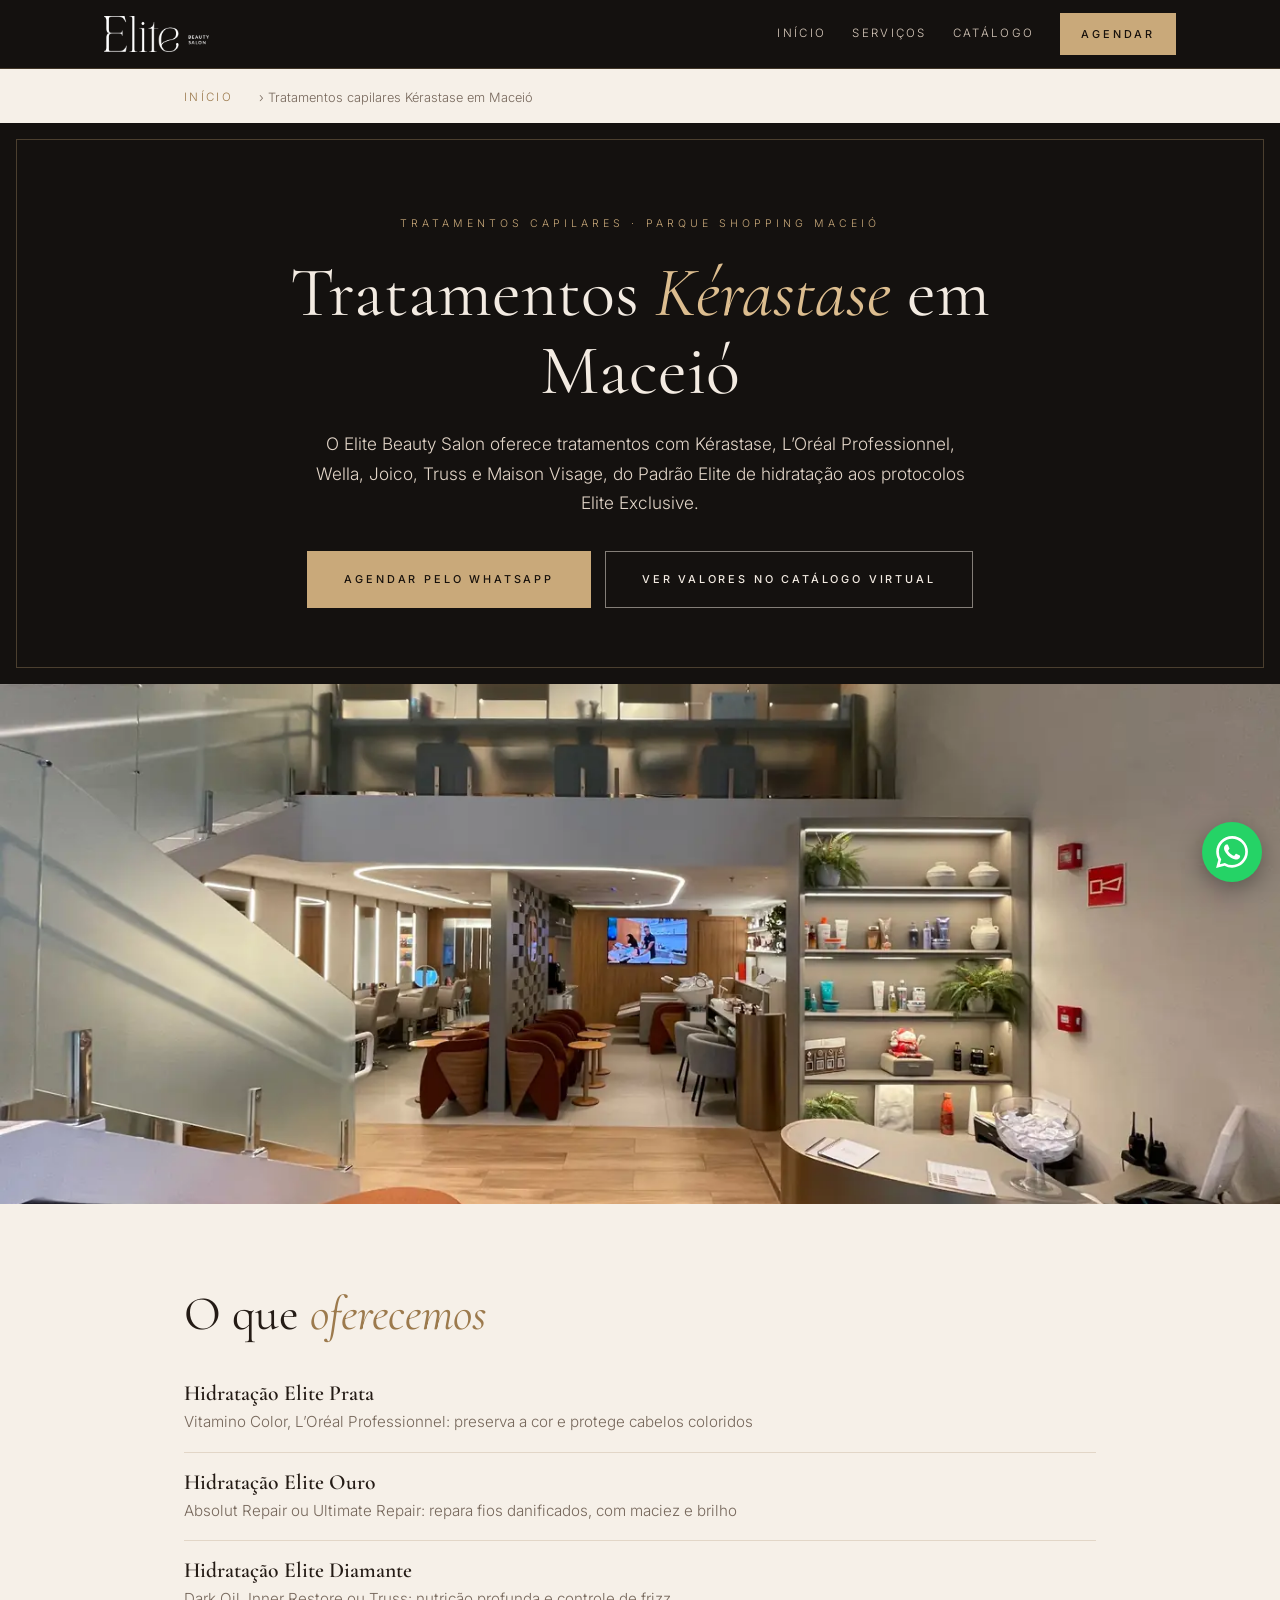
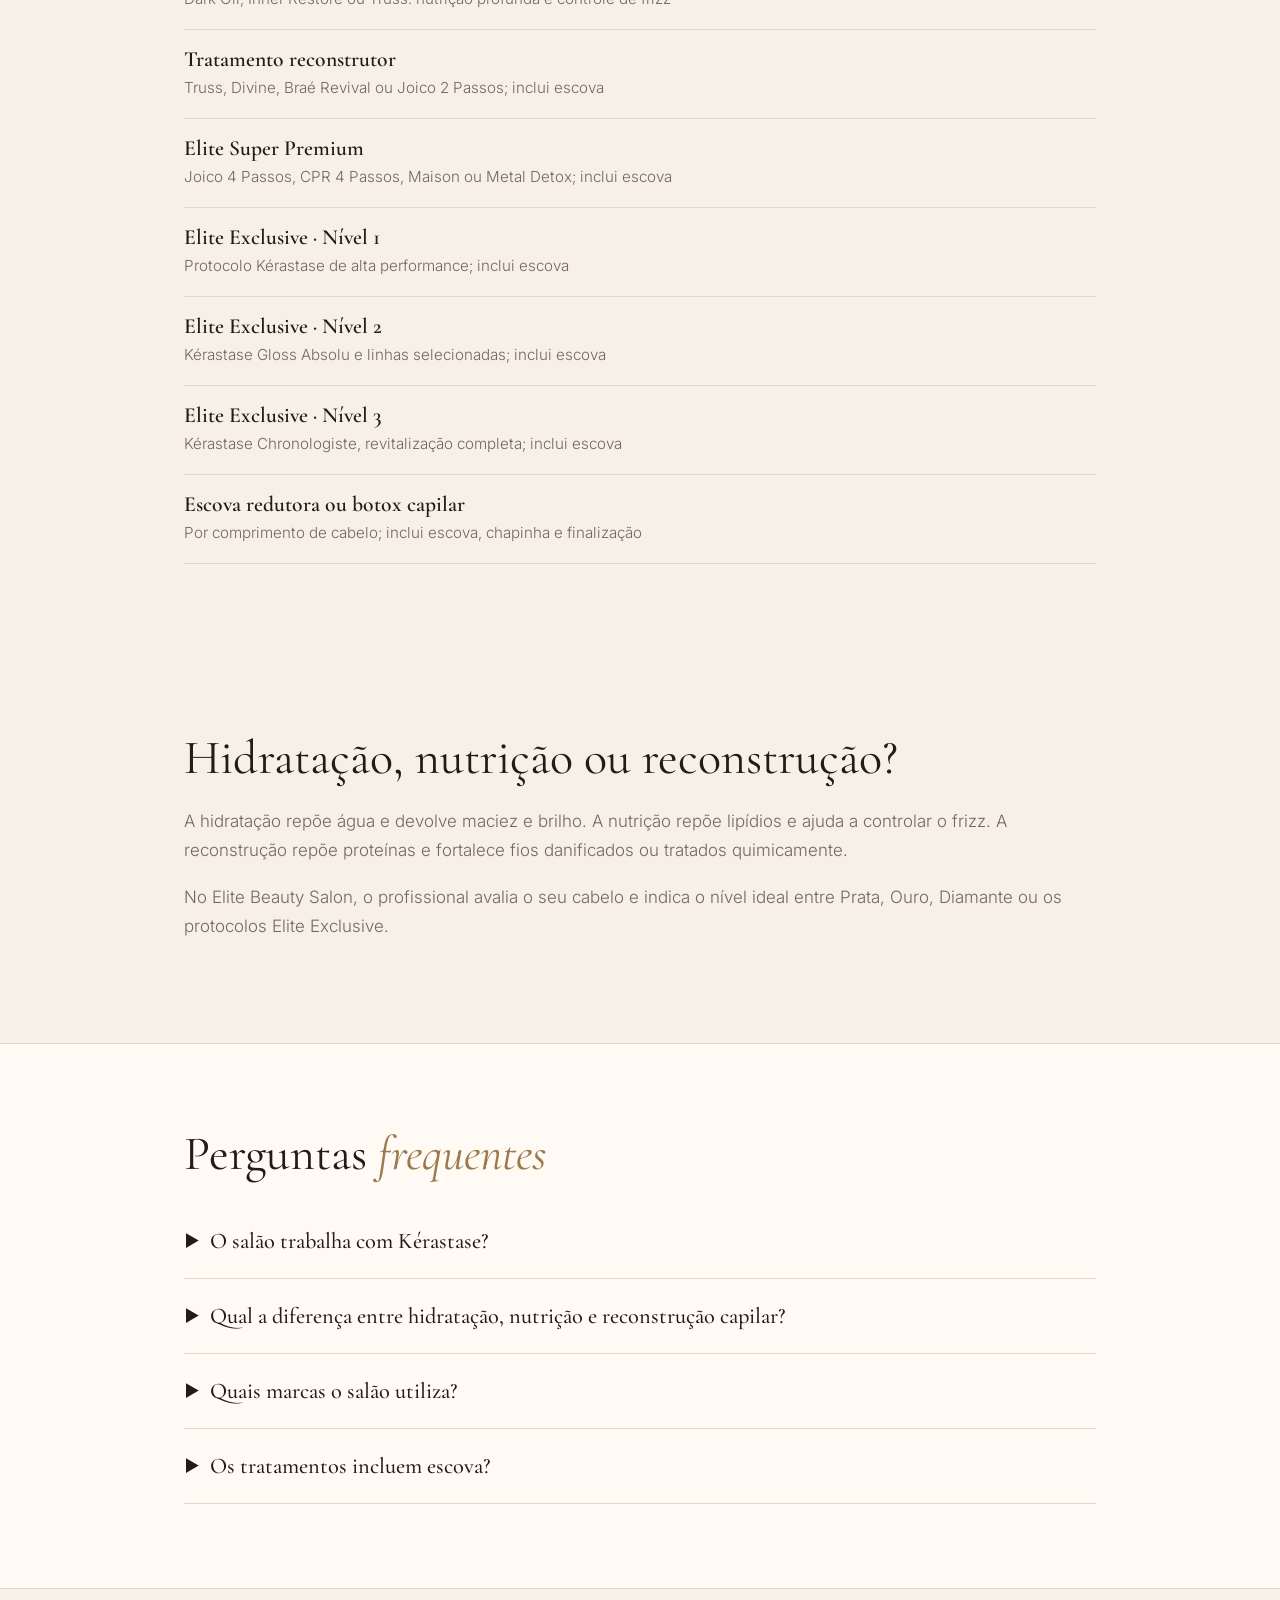
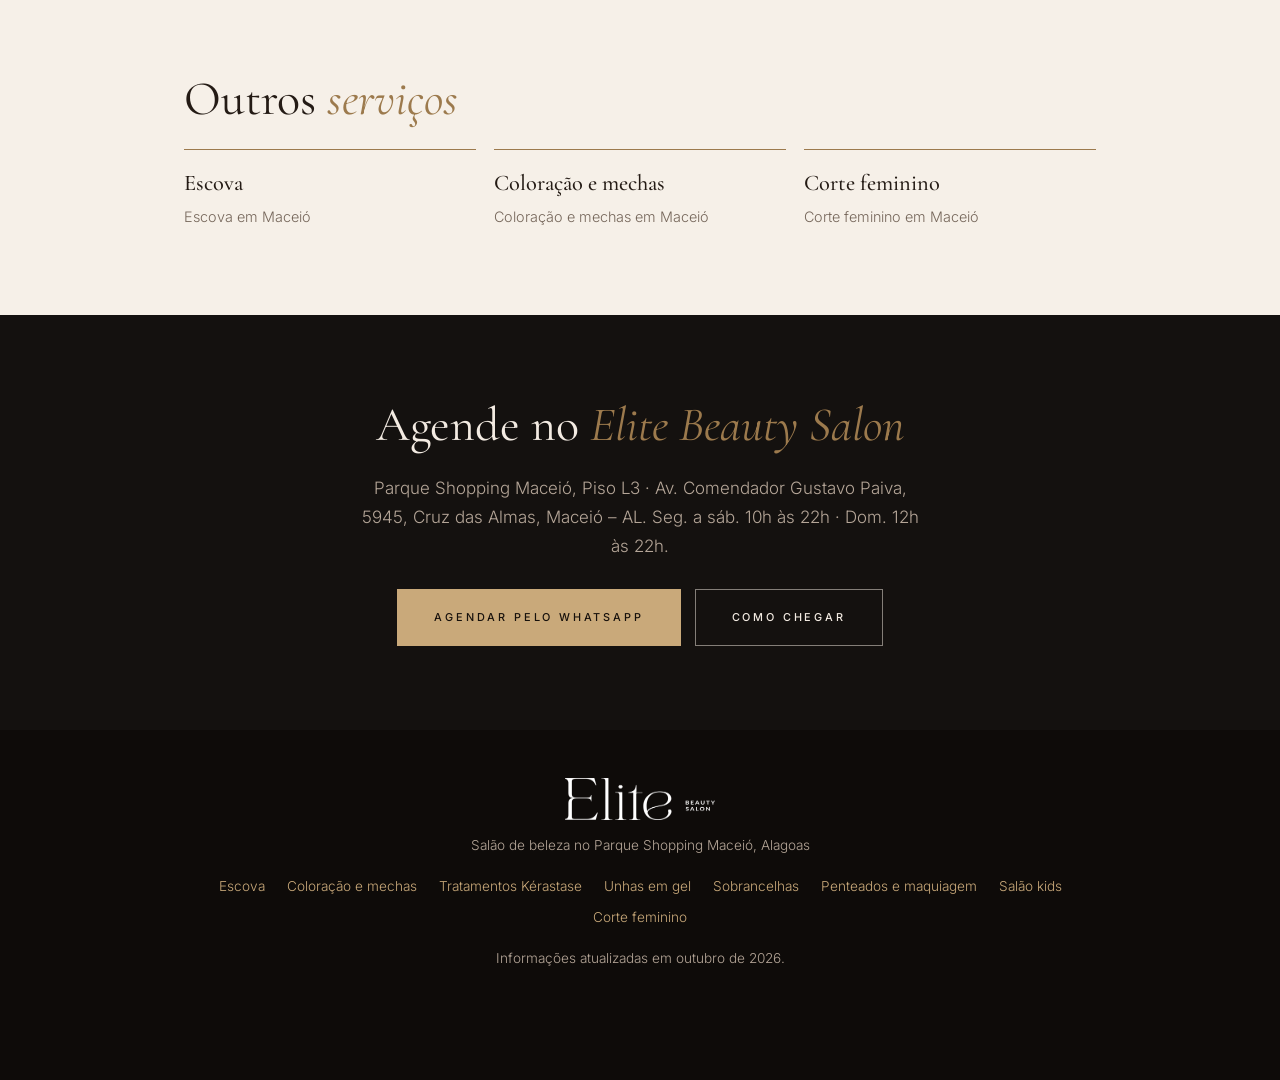
<file: tratamentos-kerastase-maceio/index.html>
<!DOCTYPE html>
<html lang="pt-BR"><head><meta charset="utf-8"><meta name="viewport" content="width=device-width, initial-scale=1, viewport-fit=cover">
<title>Tratamentos Kérastase em Maceió | Elite Beauty Salon</title><meta name="description" content="Tratamentos capilares com Kérastase, L’Oréal Professionnel, Wella e Joico em Maceió. Padrão Elite e Elite Exclusive no Parque Shopping Maceió.">
<meta name="robots" content="index, follow, max-image-preview:large, max-snippet:-1"><meta name="theme-color" content="#14110f">
<meta name="geo.region" content="BR-AL"><meta name="geo.placename" content="Maceió"><meta name="geo.position" content="-9.6266569;-35.6994476">
<link rel="canonical" href="https://www.SEUSITE.com.br/tratamentos-kerastase-maceio/"><link rel="alternate" hreflang="pt-BR" href="https://www.SEUSITE.com.br/tratamentos-kerastase-maceio/">
<meta property="og:type" content="website"><meta property="og:site_name" content="Elite Beauty Salon"><meta property="og:locale" content="pt_BR"><meta property="og:url" content="https://www.SEUSITE.com.br/tratamentos-kerastase-maceio/"><meta property="og:title" content="Tratamentos Kérastase em Maceió | Elite Beauty Salon"><meta property="og:description" content="Tratamentos capilares com Kérastase, L’Oréal Professionnel, Wella e Joico em Maceió. Padrão Elite e Elite Exclusive no Parque Shopping Maceió.">
<meta name="twitter:card" content="summary_large_image">
<link rel="preconnect" href="https://fonts.googleapis.com"><link rel="preconnect" href="https://fonts.gstatic.com" crossorigin><link href="https://fonts.googleapis.com/css2?family=Cormorant+Garamond:ital,wght@0,400;0,500;0,600;1,400;1,500&family=Inter:wght@300;400;500;600&display=swap" rel="stylesheet"><link rel="stylesheet" href="../assets/style.css"><script type="application/ld+json">{"@context":"https://schema.org","@graph":[{"@type":"WebPage","@id":"https://www.SEUSITE.com.br/tratamentos-kerastase-maceio/#webpage","url":"https://www.SEUSITE.com.br/tratamentos-kerastase-maceio/","name":"Tratamentos Kérastase em Maceió | Elite Beauty Salon","isPartOf":{"@id":"https://www.SEUSITE.com.br/#website"},"about":{"@id":"https://www.SEUSITE.com.br/tratamentos-kerastase-maceio/#service"},"inLanguage":"pt-BR","dateModified":"2026-10-30","breadcrumb":{"@id":"https://www.SEUSITE.com.br/tratamentos-kerastase-maceio/#breadcrumb"}},{"@type":"BreadcrumbList","@id":"https://www.SEUSITE.com.br/tratamentos-kerastase-maceio/#breadcrumb","itemListElement":[{"@type":"ListItem","position":1,"name":"Início","item":"https://www.SEUSITE.com.br/"},{"@type":"ListItem","position":2,"name":"Tratamentos capilares Kérastase em Maceió","item":"https://www.SEUSITE.com.br/tratamentos-kerastase-maceio/"}]},{"@type":"Service","@id":"https://www.SEUSITE.com.br/tratamentos-kerastase-maceio/#service","name":"Tratamentos capilares Kérastase em Maceió","serviceType":"Tratamentos Kérastase","url":"https://www.SEUSITE.com.br/tratamentos-kerastase-maceio/","description":"O Elite Beauty Salon oferece tratamentos com Kérastase, L’Oréal Professionnel, Wella, Joico, Truss e Maison Visage, do Padrão Elite de hidratação aos protocolos Elite Exclusive.","provider":{"@id":"https://www.SEUSITE.com.br/#salon"},"areaServed":{"@type":"City","name":"Maceió"},"hasOfferCatalog":{"@type":"OfferCatalog","name":"Tratamentos capilares Kérastase em Maceió","itemListElement":[{"@type":"Offer","itemOffered":{"@type":"Service","name":"Hidratação Elite Prata"}},{"@type":"Offer","itemOffered":{"@type":"Service","name":"Hidratação Elite Ouro"}},{"@type":"Offer","itemOffered":{"@type":"Service","name":"Hidratação Elite Diamante"}},{"@type":"Offer","itemOffered":{"@type":"Service","name":"Tratamento reconstrutor"}},{"@type":"Offer","itemOffered":{"@type":"Service","name":"Elite Super Premium"}},{"@type":"Offer","itemOffered":{"@type":"Service","name":"Elite Exclusive · Nível 1"}},{"@type":"Offer","itemOffered":{"@type":"Service","name":"Elite Exclusive · Nível 2"}},{"@type":"Offer","itemOffered":{"@type":"Service","name":"Elite Exclusive · Nível 3"}},{"@type":"Offer","itemOffered":{"@type":"Service","name":"Escova redutora ou botox capilar"}}]}},{"@type":["BeautySalon","LocalBusiness"],"@id":"https://www.SEUSITE.com.br/#salon","name":"Elite Beauty Salon","url":"https://www.SEUSITE.com.br/","telephone":"+55-82-99107-7878","address":{"@type":"PostalAddress","streetAddress":"Av. Comendador Gustavo Paiva, 5945 - Parque Shopping Maceió, Piso L3","addressLocality":"Maceió","addressRegion":"AL","postalCode":"57038-000","addressCountry":"BR"},"geo":{"@type":"GeoCoordinates","latitude":-9.6266569,"longitude":-35.6994476},"hasMap":"https://maps.app.goo.gl/VK5FEpVKrWxxDgyg9","sameAs":["https://www.instagram.com/elitebeauty.parqueshopmaceio","https://maps.app.goo.gl/VK5FEpVKrWxxDgyg9"],"openingHoursSpecification":[{"@type":"OpeningHoursSpecification","dayOfWeek":["Monday","Tuesday","Wednesday","Thursday","Friday","Saturday"],"opens":"10:00","closes":"22:00"},{"@type":"OpeningHoursSpecification","dayOfWeek":"Sunday","opens":"12:00","closes":"22:00"}]},{"@type":"FAQPage","@id":"https://www.SEUSITE.com.br/tratamentos-kerastase-maceio/#faq","mainEntity":[{"@type":"Question","name":"O salão trabalha com Kérastase?","acceptedAnswer":{"@type":"Answer","text":"Sim. Os protocolos Elite Exclusive usam Kérastase e têm três níveis, todos com escova inclusa."}},{"@type":"Question","name":"Qual a diferença entre hidratação, nutrição e reconstrução capilar?","acceptedAnswer":{"@type":"Answer","text":"Hidratação repõe água, nutrição repõe lipídios e reconstrução repõe proteínas. A escolha é feita após avaliação do cabelo."}},{"@type":"Question","name":"Quais marcas o salão utiliza?","acceptedAnswer":{"@type":"Answer","text":"Kérastase, L’Oréal Professionnel, Wella Professionals, Sebastian Professional, Senscience, Truss, Joico, Braé e Maison Visage."}},{"@type":"Question","name":"Os tratamentos incluem escova?","acceptedAnswer":{"@type":"Answer","text":"Os tratamentos reconstrutores, Super Premium, Elite Exclusive e a escova redutora incluem escova. As hidratações Elite Prata, Ouro e Diamante não incluem."}}]}]}</script></head><body>
<header><div class="wrap"><a href="../"><img src="../assets/logo.png" alt="Elite Beauty Salon" width="150" height="40"></a><nav><a href="../">Início</a><a href="#outros">Serviços</a><a href="../catalogo/">Catálogo</a><a class="btn" href="https://wa.me/5582991077878?text=Ol%C3%A1%2C%20vim%20atrav%C3%A9s%20do%20site%20e%20gostaria%20de%20agendar%20meu%20hor%C3%A1rio%20para%20tratamento%20capilar." target="_blank" rel="noopener">Agendar</a></nav></div></header>
<main><nav class="crumb" aria-label="Você está em"><a href="../">Início</a> › Tratamentos capilares Kérastase em Maceió</nav>
<section class="phero"><div class="wrap"><span class="tag">Tratamentos capilares · Parque Shopping Maceió</span><h1>Tratamentos <em>Kérastase</em> em Maceió</h1><p class="lead">O Elite Beauty Salon oferece tratamentos com Kérastase, L’Oréal Professionnel, Wella, Joico, Truss e Maison Visage, do Padrão Elite de hidratação aos protocolos Elite Exclusive.</p><div class="cta-row"><a class="btn" href="https://wa.me/5582991077878?text=Ol%C3%A1%2C%20vim%20atrav%C3%A9s%20do%20site%20e%20gostaria%20de%20agendar%20meu%20hor%C3%A1rio%20para%20tratamento%20capilar." target="_blank" rel="noopener">Agendar pelo WhatsApp</a><a class="btn ghost" href="../catalogo/">Ver valores no catálogo virtual</a></div></div></section>
<figure class="fig"><img src="../assets/img/recepcao.webp" alt="Recepção e prateleira de produtos profissionais do Elite Beauty Salon, Maceió" width="1400" height="1050" loading="lazy"></figure>
<section><div class="wrap"><h2>O que <em>oferecemos</em></h2><ul class="inc"><li><b>Hidratação Elite Prata</b><span>Vitamino Color, L’Oréal Professionnel: preserva a cor e protege cabelos coloridos</span></li><li><b>Hidratação Elite Ouro</b><span>Absolut Repair ou Ultimate Repair: repara fios danificados, com maciez e brilho</span></li><li><b>Hidratação Elite Diamante</b><span>Dark Oil, Inner Restore ou Truss: nutrição profunda e controle de frizz</span></li><li><b>Tratamento reconstrutor</b><span>Truss, Divine, Braé Revival ou Joico 2 Passos; inclui escova</span></li><li><b>Elite Super Premium</b><span>Joico 4 Passos, CPR 4 Passos, Maison ou Metal Detox; inclui escova</span></li><li><b>Elite Exclusive · Nível 1</b><span>Protocolo Kérastase de alta performance; inclui escova</span></li><li><b>Elite Exclusive · Nível 2</b><span>Kérastase Gloss Absolu e linhas selecionadas; inclui escova</span></li><li><b>Elite Exclusive · Nível 3</b><span>Kérastase Chronologiste, revitalização completa; inclui escova</span></li><li><b>Escova redutora ou botox capilar</b><span>Por comprimento de cabelo; inclui escova, chapinha e finalização</span></li></ul></div></section>
<section><div class="wrap txt"><h2>Hidratação, nutrição ou reconstrução?</h2><p>A hidratação repõe água e devolve maciez e brilho. A nutrição repõe lipídios e ajuda a controlar o frizz. A reconstrução repõe proteínas e fortalece fios danificados ou tratados quimicamente.</p><p>No Elite Beauty Salon, o profissional avalia o seu cabelo e indica o nível ideal entre Prata, Ouro, Diamante ou os protocolos Elite Exclusive.</p></div></section>
<section class="alt" id="faq"><div class="wrap"><h2>Perguntas <em>frequentes</em></h2><details><summary>O salão trabalha com Kérastase?</summary><p>Sim. Os protocolos Elite Exclusive usam Kérastase e têm três níveis, todos com escova inclusa.</p></details><details><summary>Qual a diferença entre hidratação, nutrição e reconstrução capilar?</summary><p>Hidratação repõe água, nutrição repõe lipídios e reconstrução repõe proteínas. A escolha é feita após avaliação do cabelo.</p></details><details><summary>Quais marcas o salão utiliza?</summary><p>Kérastase, L’Oréal Professionnel, Wella Professionals, Sebastian Professional, Senscience, Truss, Joico, Braé e Maison Visage.</p></details><details><summary>Os tratamentos incluem escova?</summary><p>Os tratamentos reconstrutores, Super Premium, Elite Exclusive e a escova redutora incluem escova. As hidratações Elite Prata, Ouro e Diamante não incluem.</p></details></div></section>
<section id="outros"><div class="wrap"><h2>Outros <em>serviços</em></h2><div class="rel"><a href="../escova-maceio/"><b>Escova</b><span>Escova em Maceió</span></a><a href="../coloracao-e-mechas-maceio/"><b>Coloração e mechas</b><span>Coloração e mechas em Maceió</span></a><a href="../corte-feminino-maceio/"><b>Corte feminino</b><span>Corte feminino em Maceió</span></a></div></div></section>
<section class="cta-final"><div class="wrap"><h2>Agende no <em>Elite Beauty Salon</em></h2><p>Parque Shopping Maceió, Piso L3 · Av. Comendador Gustavo Paiva, 5945, Cruz das Almas, Maceió – AL. Seg. a sáb. 10h às 22h · Dom. 12h às 22h.</p><div class="cta-row"><a class="btn" href="https://wa.me/5582991077878?text=Ol%C3%A1%2C%20vim%20atrav%C3%A9s%20do%20site%20e%20gostaria%20de%20agendar%20meu%20hor%C3%A1rio%20para%20tratamento%20capilar." target="_blank" rel="noopener">Agendar pelo WhatsApp</a><a class="btn ghost" href="https://maps.app.goo.gl/VK5FEpVKrWxxDgyg9" target="_blank" rel="noopener">Como chegar</a></div></div></section></main>
<footer><div class="wrap"><img src="../assets/logo.png" alt="Elite Beauty Salon" width="150" height="42"><div>Salão de beleza no Parque Shopping Maceió, Alagoas</div><div class="links"><a href="../escova-maceio/">Escova</a> <a href="../coloracao-e-mechas-maceio/">Coloração e mechas</a> <a href="../tratamentos-kerastase-maceio/">Tratamentos Kérastase</a> <a href="../unhas-em-gel-maceio/">Unhas em gel</a> <a href="../sobrancelhas-maceio/">Sobrancelhas</a> <a href="../penteados-e-maquiagem-eventos-maceio/">Penteados e maquiagem</a> <a href="../salao-kids-maceio/">Salão kids</a> <a href="../corte-feminino-maceio/">Corte feminino</a></div><div>Informações atualizadas em outubro de 2026.</div></div></footer>
<a class="wa" href="https://wa.me/5582991077878?text=Ol%C3%A1%2C%20vim%20atrav%C3%A9s%20do%20site%20e%20gostaria%20de%20agendar%20meu%20hor%C3%A1rio%20para%20tratamento%20capilar." target="_blank" rel="noopener" aria-label="Agendar pelo WhatsApp"><svg viewBox="0 0 24 24" aria-hidden="true"><path d="M17.472 14.382c-.297-.149-1.758-.867-2.03-.967-.273-.099-.471-.148-.67.15-.197.297-.767.966-.94 1.164-.173.199-.347.223-.644.075-.297-.15-1.255-.463-2.39-1.475-.883-.788-1.48-1.761-1.653-2.059-.173-.297-.018-.458.13-.606.134-.133.298-.347.446-.52.149-.174.198-.298.298-.497.099-.198.05-.371-.025-.52-.075-.149-.669-1.612-.916-2.207-.242-.579-.487-.5-.669-.51-.173-.008-.371-.01-.57-.01-.198 0-.52.074-.792.372-.272.297-1.04 1.016-1.04 2.479 0 1.462 1.065 2.875 1.213 3.074.149.198 2.096 3.2 5.077 4.487.709.306 1.262.489 1.694.625.712.227 1.36.195 1.871.118.571-.085 1.758-.719 2.006-1.413.248-.694.248-1.289.173-1.413-.074-.124-.272-.198-.57-.347m-5.421 7.403h-.004a9.87 9.87 0 01-5.031-1.378l-.361-.214-3.741.982.998-3.648-.235-.374a9.86 9.86 0 01-1.51-5.26c.001-5.45 4.436-9.884 9.888-9.884 2.64 0 5.122 1.03 6.988 2.898a9.825 9.825 0 012.893 6.994c-.003 5.45-4.437 9.884-9.885 9.884m8.413-18.297A11.815 11.815 0 0012.05 0C5.495 0 .16 5.335.157 11.892c0 2.096.547 4.142 1.588 5.945L.057 24l6.305-1.654a11.882 11.882 0 005.683 1.448h.005c6.554 0 11.89-5.335 11.893-11.893a11.821 11.821 0 00-3.48-8.413z"/></svg></a>
<script>
(function(){
  var buttons = document.querySelectorAll('.filter-btn');
  if(!buttons.length) return;
  buttons.forEach(function(btn){
    btn.addEventListener('click', function(){
      buttons.forEach(function(b){ b.classList.remove('active'); });
      btn.classList.add('active');
      var filter = btn.getAttribute('data-filter');
      var cards = document.querySelectorAll('.prod-card');
      cards.forEach(function(card){
        if(filter === 'all' || card.getAttribute('data-cat') === filter){
          card.style.display = '';
        } else {
          card.style.display = 'none';
        }
      });
    });
  });
})();
</script>

</body></html>
</file>
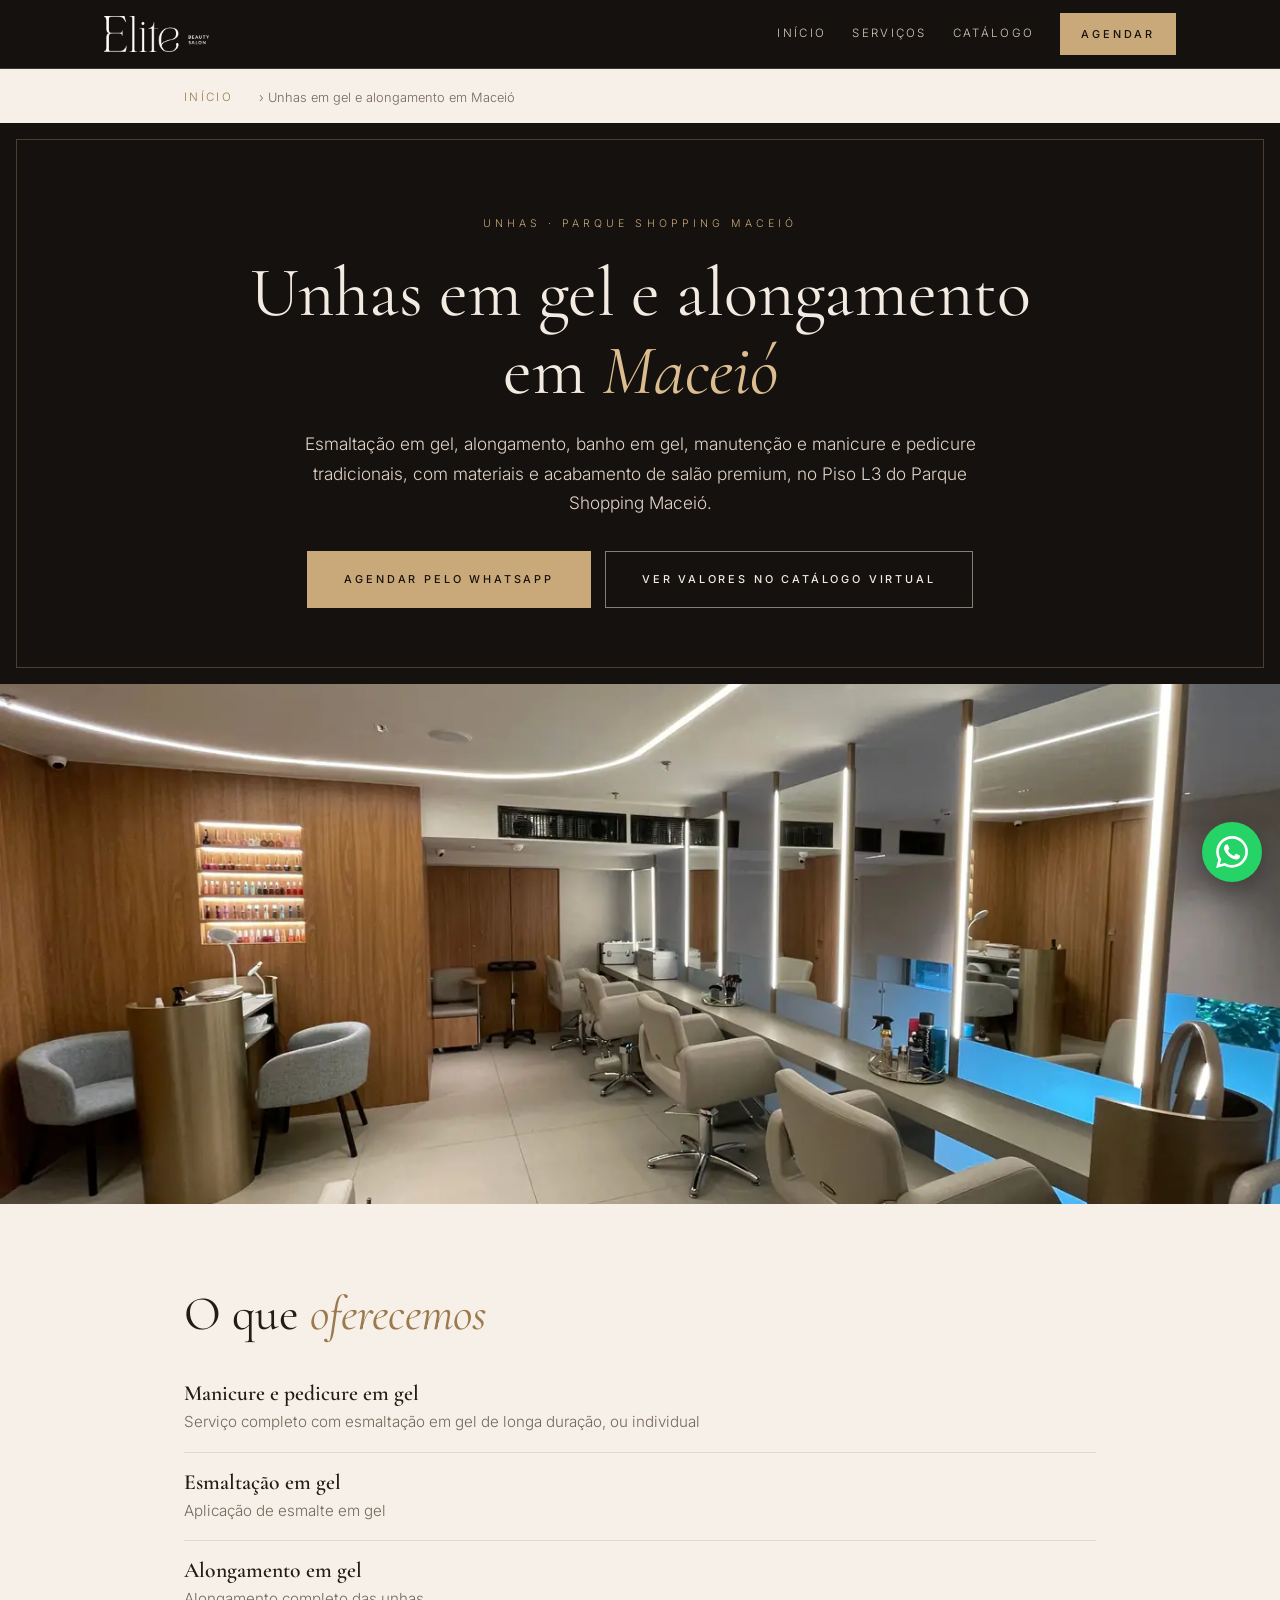
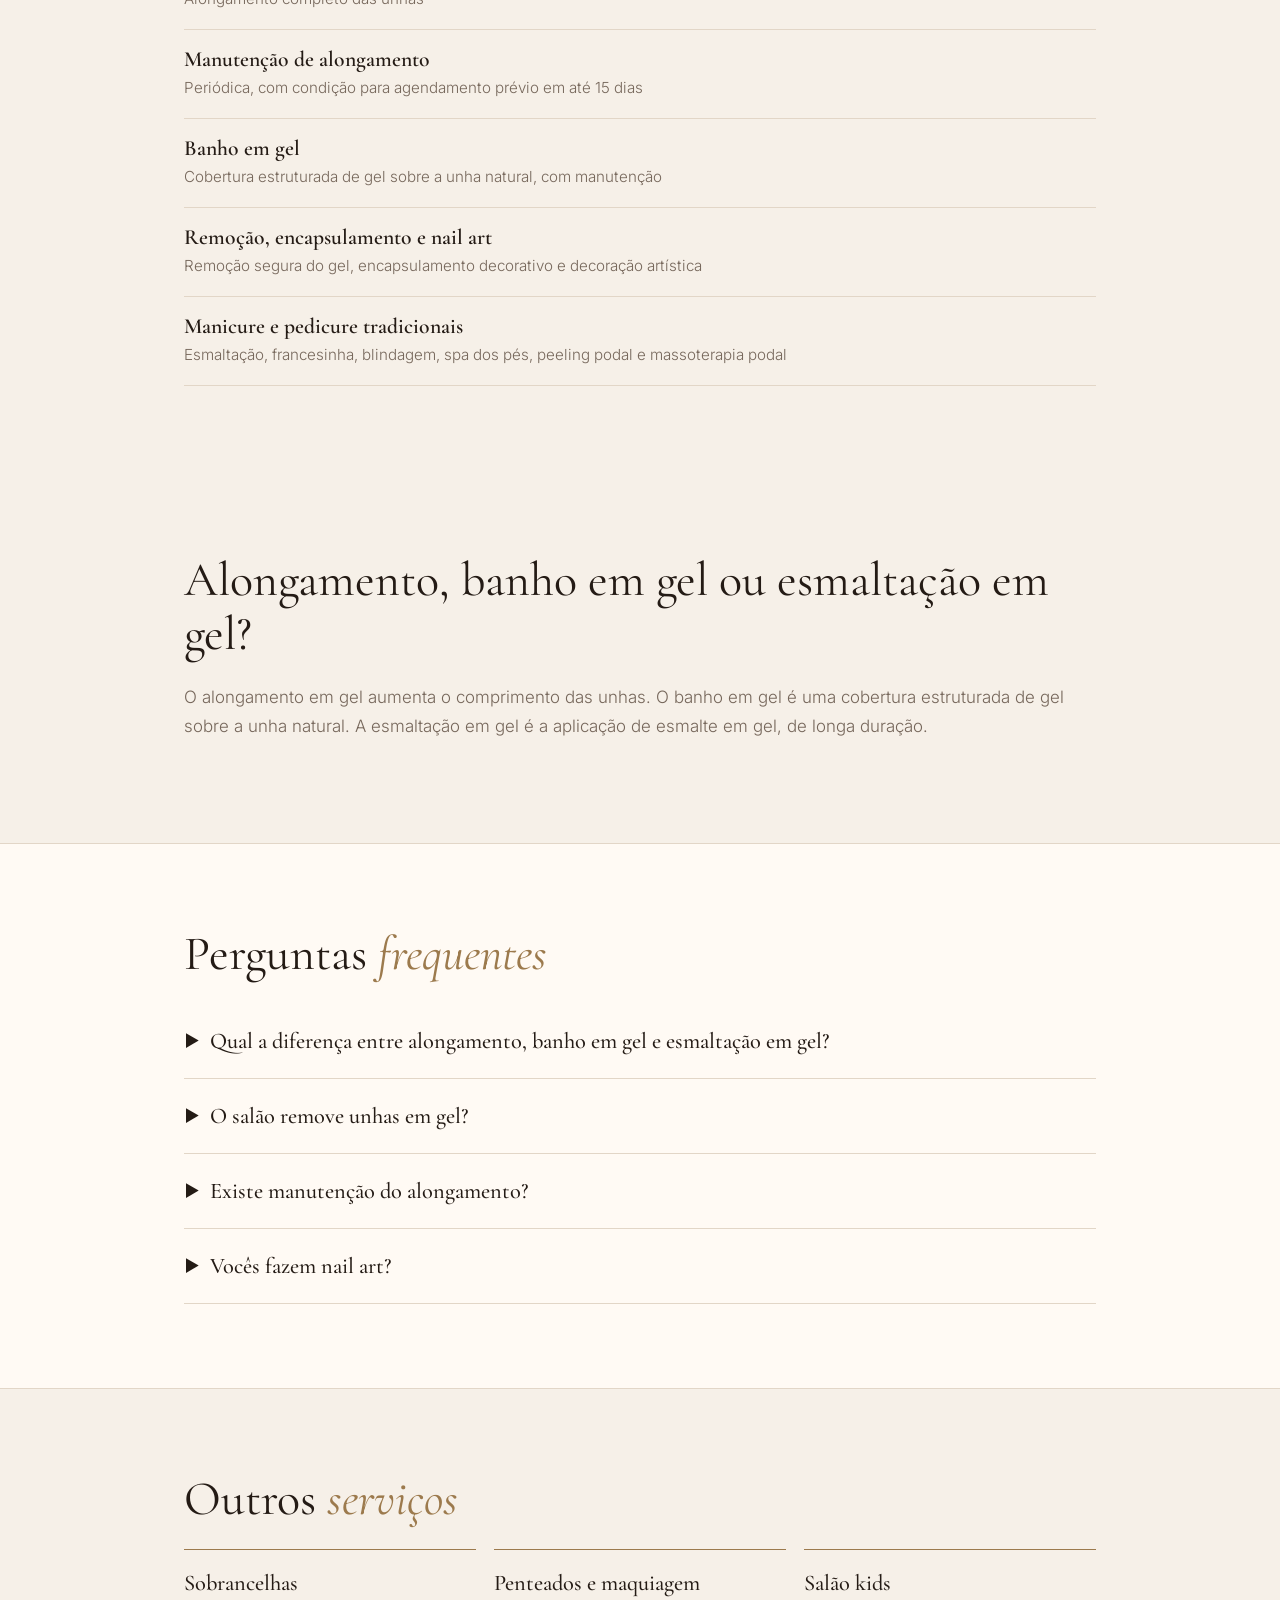
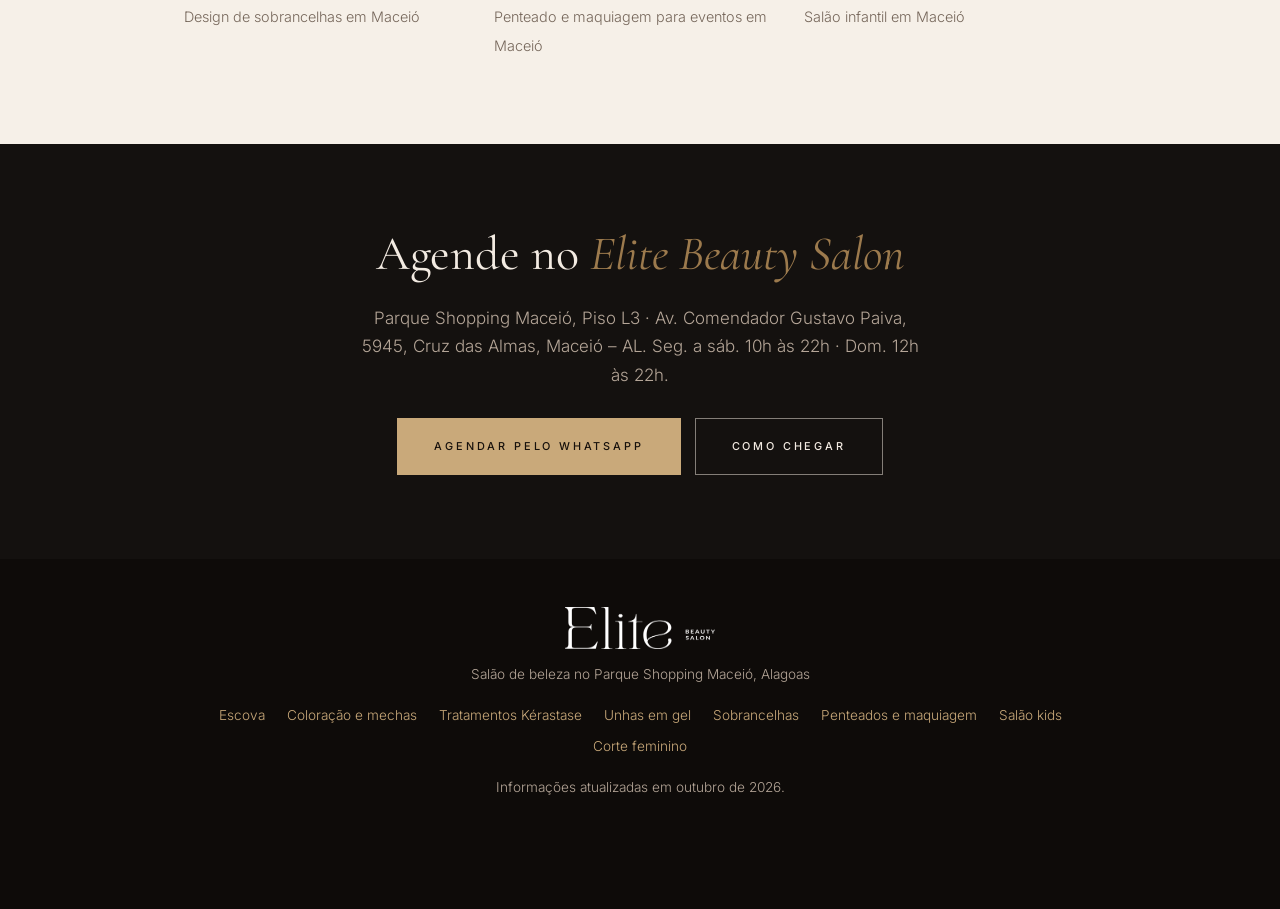
<file: unhas-em-gel-maceio/index.html>
<!DOCTYPE html>
<html lang="pt-BR"><head><meta charset="utf-8"><meta name="viewport" content="width=device-width, initial-scale=1, viewport-fit=cover">
<title>Unhas em Gel e Alongamento em Maceió | Elite Beauty</title><meta name="description" content="Unhas em gel, alongamento, banho em gel, manicure e pedicure em Maceió, no Parque Shopping Maceió (Piso L3). Agende pelo WhatsApp.">
<meta name="robots" content="index, follow, max-image-preview:large, max-snippet:-1"><meta name="theme-color" content="#14110f">
<meta name="geo.region" content="BR-AL"><meta name="geo.placename" content="Maceió"><meta name="geo.position" content="-9.6266569;-35.6994476">
<link rel="canonical" href="https://www.SEUSITE.com.br/unhas-em-gel-maceio/"><link rel="alternate" hreflang="pt-BR" href="https://www.SEUSITE.com.br/unhas-em-gel-maceio/">
<meta property="og:type" content="website"><meta property="og:site_name" content="Elite Beauty Salon"><meta property="og:locale" content="pt_BR"><meta property="og:url" content="https://www.SEUSITE.com.br/unhas-em-gel-maceio/"><meta property="og:title" content="Unhas em Gel e Alongamento em Maceió | Elite Beauty"><meta property="og:description" content="Unhas em gel, alongamento, banho em gel, manicure e pedicure em Maceió, no Parque Shopping Maceió (Piso L3). Agende pelo WhatsApp.">
<meta name="twitter:card" content="summary_large_image">
<link rel="preconnect" href="https://fonts.googleapis.com"><link rel="preconnect" href="https://fonts.gstatic.com" crossorigin><link href="https://fonts.googleapis.com/css2?family=Cormorant+Garamond:ital,wght@0,400;0,500;0,600;1,400;1,500&family=Inter:wght@300;400;500;600&display=swap" rel="stylesheet"><link rel="stylesheet" href="../assets/style.css"><script type="application/ld+json">{"@context":"https://schema.org","@graph":[{"@type":"WebPage","@id":"https://www.SEUSITE.com.br/unhas-em-gel-maceio/#webpage","url":"https://www.SEUSITE.com.br/unhas-em-gel-maceio/","name":"Unhas em Gel e Alongamento em Maceió | Elite Beauty","isPartOf":{"@id":"https://www.SEUSITE.com.br/#website"},"about":{"@id":"https://www.SEUSITE.com.br/unhas-em-gel-maceio/#service"},"inLanguage":"pt-BR","dateModified":"2026-10-30","breadcrumb":{"@id":"https://www.SEUSITE.com.br/unhas-em-gel-maceio/#breadcrumb"}},{"@type":"BreadcrumbList","@id":"https://www.SEUSITE.com.br/unhas-em-gel-maceio/#breadcrumb","itemListElement":[{"@type":"ListItem","position":1,"name":"Início","item":"https://www.SEUSITE.com.br/"},{"@type":"ListItem","position":2,"name":"Unhas em gel e alongamento em Maceió","item":"https://www.SEUSITE.com.br/unhas-em-gel-maceio/"}]},{"@type":"Service","@id":"https://www.SEUSITE.com.br/unhas-em-gel-maceio/#service","name":"Unhas em gel e alongamento em Maceió","serviceType":"Unhas em gel","url":"https://www.SEUSITE.com.br/unhas-em-gel-maceio/","description":"Esmaltação em gel, alongamento, banho em gel, manutenção e manicure e pedicure tradicionais, com materiais e acabamento de salão premium, no Piso L3 do Parque Shopping Maceió.","provider":{"@id":"https://www.SEUSITE.com.br/#salon"},"areaServed":{"@type":"City","name":"Maceió"},"hasOfferCatalog":{"@type":"OfferCatalog","name":"Unhas em gel e alongamento em Maceió","itemListElement":[{"@type":"Offer","itemOffered":{"@type":"Service","name":"Manicure e pedicure em gel"}},{"@type":"Offer","itemOffered":{"@type":"Service","name":"Esmaltação em gel"}},{"@type":"Offer","itemOffered":{"@type":"Service","name":"Alongamento em gel"}},{"@type":"Offer","itemOffered":{"@type":"Service","name":"Manutenção de alongamento"}},{"@type":"Offer","itemOffered":{"@type":"Service","name":"Banho em gel"}},{"@type":"Offer","itemOffered":{"@type":"Service","name":"Remoção, encapsulamento e nail art"}},{"@type":"Offer","itemOffered":{"@type":"Service","name":"Manicure e pedicure tradicionais"}}]}},{"@type":["BeautySalon","LocalBusiness"],"@id":"https://www.SEUSITE.com.br/#salon","name":"Elite Beauty Salon","url":"https://www.SEUSITE.com.br/","telephone":"+55-82-99107-7878","address":{"@type":"PostalAddress","streetAddress":"Av. Comendador Gustavo Paiva, 5945 - Parque Shopping Maceió, Piso L3","addressLocality":"Maceió","addressRegion":"AL","postalCode":"57038-000","addressCountry":"BR"},"geo":{"@type":"GeoCoordinates","latitude":-9.6266569,"longitude":-35.6994476},"hasMap":"https://maps.app.goo.gl/VK5FEpVKrWxxDgyg9","sameAs":["https://www.instagram.com/elitebeauty.parqueshopmaceio","https://maps.app.goo.gl/VK5FEpVKrWxxDgyg9"],"openingHoursSpecification":[{"@type":"OpeningHoursSpecification","dayOfWeek":["Monday","Tuesday","Wednesday","Thursday","Friday","Saturday"],"opens":"10:00","closes":"22:00"},{"@type":"OpeningHoursSpecification","dayOfWeek":"Sunday","opens":"12:00","closes":"22:00"}]},{"@type":"FAQPage","@id":"https://www.SEUSITE.com.br/unhas-em-gel-maceio/#faq","mainEntity":[{"@type":"Question","name":"Qual a diferença entre alongamento, banho em gel e esmaltação em gel?","acceptedAnswer":{"@type":"Answer","text":"Alongamento aumenta o comprimento; banho em gel reforça a unha natural; esmaltação em gel aplica o esmalte em gel de longa duração."}},{"@type":"Question","name":"O salão remove unhas em gel?","acceptedAnswer":{"@type":"Answer","text":"Sim. Há remoção segura e completa do gel e também a remoção apenas da camada de top coat."}},{"@type":"Question","name":"Existe manutenção do alongamento?","acceptedAnswer":{"@type":"Answer","text":"Sim. Há manutenção do alongamento e do banho em gel, inclusive com agendamento prévio em até 15 dias."}},{"@type":"Question","name":"Vocês fazem nail art?","acceptedAnswer":{"@type":"Answer","text":"Sim. Fazemos nail art, francesinha e encapsulamento decorativo."}}]}]}</script></head><body>
<header><div class="wrap"><a href="../"><img src="../assets/logo.png" alt="Elite Beauty Salon" width="150" height="40"></a><nav><a href="../">Início</a><a href="#outros">Serviços</a><a href="../catalogo/">Catálogo</a><a class="btn" href="https://wa.me/5582991077878?text=Ol%C3%A1%2C%20vim%20atrav%C3%A9s%20do%20site%20e%20gostaria%20de%20agendar%20meu%20hor%C3%A1rio%20para%20unhas%20em%20gel." target="_blank" rel="noopener">Agendar</a></nav></div></header>
<main><nav class="crumb" aria-label="Você está em"><a href="../">Início</a> › Unhas em gel e alongamento em Maceió</nav>
<section class="phero"><div class="wrap"><span class="tag">Unhas · Parque Shopping Maceió</span><h1>Unhas em gel e alongamento em <em>Maceió</em></h1><p class="lead">Esmaltação em gel, alongamento, banho em gel, manutenção e manicure e pedicure tradicionais, com materiais e acabamento de salão premium, no Piso L3 do Parque Shopping Maceió.</p><div class="cta-row"><a class="btn" href="https://wa.me/5582991077878?text=Ol%C3%A1%2C%20vim%20atrav%C3%A9s%20do%20site%20e%20gostaria%20de%20agendar%20meu%20hor%C3%A1rio%20para%20unhas%20em%20gel." target="_blank" rel="noopener">Agendar pelo WhatsApp</a><a class="btn ghost" href="../catalogo/">Ver valores no catálogo virtual</a></div></div></section>
<figure class="fig"><img src="../assets/img/salao-estacoes.webp" alt="Área de unhas com prateleira de esmaltes no Elite Beauty Salon, Parque Shopping Maceió" width="1400" height="1050" loading="lazy"></figure>
<section><div class="wrap"><h2>O que <em>oferecemos</em></h2><ul class="inc"><li><b>Manicure e pedicure em gel</b><span>Serviço completo com esmaltação em gel de longa duração, ou individual</span></li><li><b>Esmaltação em gel</b><span>Aplicação de esmalte em gel</span></li><li><b>Alongamento em gel</b><span>Alongamento completo das unhas</span></li><li><b>Manutenção de alongamento</b><span>Periódica, com condição para agendamento prévio em até 15 dias</span></li><li><b>Banho em gel</b><span>Cobertura estruturada de gel sobre a unha natural, com manutenção</span></li><li><b>Remoção, encapsulamento e nail art</b><span>Remoção segura do gel, encapsulamento decorativo e decoração artística</span></li><li><b>Manicure e pedicure tradicionais</b><span>Esmaltação, francesinha, blindagem, spa dos pés, peeling podal e massoterapia podal</span></li></ul></div></section>
<section><div class="wrap txt"><h2>Alongamento, banho em gel ou esmaltação em gel?</h2><p>O alongamento em gel aumenta o comprimento das unhas. O banho em gel é uma cobertura estruturada de gel sobre a unha natural. A esmaltação em gel é a aplicação de esmalte em gel, de longa duração.</p></div></section>
<section class="alt" id="faq"><div class="wrap"><h2>Perguntas <em>frequentes</em></h2><details><summary>Qual a diferença entre alongamento, banho em gel e esmaltação em gel?</summary><p>Alongamento aumenta o comprimento; banho em gel reforça a unha natural; esmaltação em gel aplica o esmalte em gel de longa duração.</p></details><details><summary>O salão remove unhas em gel?</summary><p>Sim. Há remoção segura e completa do gel e também a remoção apenas da camada de top coat.</p></details><details><summary>Existe manutenção do alongamento?</summary><p>Sim. Há manutenção do alongamento e do banho em gel, inclusive com agendamento prévio em até 15 dias.</p></details><details><summary>Vocês fazem nail art?</summary><p>Sim. Fazemos nail art, francesinha e encapsulamento decorativo.</p></details></div></section>
<section id="outros"><div class="wrap"><h2>Outros <em>serviços</em></h2><div class="rel"><a href="../sobrancelhas-maceio/"><b>Sobrancelhas</b><span>Design de sobrancelhas em Maceió</span></a><a href="../penteados-e-maquiagem-eventos-maceio/"><b>Penteados e maquiagem</b><span>Penteado e maquiagem para eventos em Maceió</span></a><a href="../salao-kids-maceio/"><b>Salão kids</b><span>Salão infantil em Maceió</span></a></div></div></section>
<section class="cta-final"><div class="wrap"><h2>Agende no <em>Elite Beauty Salon</em></h2><p>Parque Shopping Maceió, Piso L3 · Av. Comendador Gustavo Paiva, 5945, Cruz das Almas, Maceió – AL. Seg. a sáb. 10h às 22h · Dom. 12h às 22h.</p><div class="cta-row"><a class="btn" href="https://wa.me/5582991077878?text=Ol%C3%A1%2C%20vim%20atrav%C3%A9s%20do%20site%20e%20gostaria%20de%20agendar%20meu%20hor%C3%A1rio%20para%20unhas%20em%20gel." target="_blank" rel="noopener">Agendar pelo WhatsApp</a><a class="btn ghost" href="https://maps.app.goo.gl/VK5FEpVKrWxxDgyg9" target="_blank" rel="noopener">Como chegar</a></div></div></section></main>
<footer><div class="wrap"><img src="../assets/logo.png" alt="Elite Beauty Salon" width="150" height="42"><div>Salão de beleza no Parque Shopping Maceió, Alagoas</div><div class="links"><a href="../escova-maceio/">Escova</a> <a href="../coloracao-e-mechas-maceio/">Coloração e mechas</a> <a href="../tratamentos-kerastase-maceio/">Tratamentos Kérastase</a> <a href="../unhas-em-gel-maceio/">Unhas em gel</a> <a href="../sobrancelhas-maceio/">Sobrancelhas</a> <a href="../penteados-e-maquiagem-eventos-maceio/">Penteados e maquiagem</a> <a href="../salao-kids-maceio/">Salão kids</a> <a href="../corte-feminino-maceio/">Corte feminino</a></div><div>Informações atualizadas em outubro de 2026.</div></div></footer>
<a class="wa" href="https://wa.me/5582991077878?text=Ol%C3%A1%2C%20vim%20atrav%C3%A9s%20do%20site%20e%20gostaria%20de%20agendar%20meu%20hor%C3%A1rio%20para%20unhas%20em%20gel." target="_blank" rel="noopener" aria-label="Agendar pelo WhatsApp"><svg viewBox="0 0 24 24" aria-hidden="true"><path d="M17.472 14.382c-.297-.149-1.758-.867-2.03-.967-.273-.099-.471-.148-.67.15-.197.297-.767.966-.94 1.164-.173.199-.347.223-.644.075-.297-.15-1.255-.463-2.39-1.475-.883-.788-1.48-1.761-1.653-2.059-.173-.297-.018-.458.13-.606.134-.133.298-.347.446-.52.149-.174.198-.298.298-.497.099-.198.05-.371-.025-.52-.075-.149-.669-1.612-.916-2.207-.242-.579-.487-.5-.669-.51-.173-.008-.371-.01-.57-.01-.198 0-.52.074-.792.372-.272.297-1.04 1.016-1.04 2.479 0 1.462 1.065 2.875 1.213 3.074.149.198 2.096 3.2 5.077 4.487.709.306 1.262.489 1.694.625.712.227 1.36.195 1.871.118.571-.085 1.758-.719 2.006-1.413.248-.694.248-1.289.173-1.413-.074-.124-.272-.198-.57-.347m-5.421 7.403h-.004a9.87 9.87 0 01-5.031-1.378l-.361-.214-3.741.982.998-3.648-.235-.374a9.86 9.86 0 01-1.51-5.26c.001-5.45 4.436-9.884 9.888-9.884 2.64 0 5.122 1.03 6.988 2.898a9.825 9.825 0 012.893 6.994c-.003 5.45-4.437 9.884-9.885 9.884m8.413-18.297A11.815 11.815 0 0012.05 0C5.495 0 .16 5.335.157 11.892c0 2.096.547 4.142 1.588 5.945L.057 24l6.305-1.654a11.882 11.882 0 005.683 1.448h.005c6.554 0 11.89-5.335 11.893-11.893a11.821 11.821 0 00-3.48-8.413z"/></svg></a></body></html>
</file>
<file: assets/style.css>
:root{--bg:#f6f0e8;--surface:#fffaf4;--ink:#241b15;--muted:#76675b;--gold:#9c7a4d;--line:#e2d6c7;color-scheme:light}
@media (prefers-color-scheme:dark){:root{--bg:#14110f;--surface:#1d1814;--ink:#f3ebe2;--muted:#b5a698;--gold:#c9a97a;--line:#33291f;color-scheme:dark}}
*{box-sizing:border-box;margin:0}
:root{padding-top:env(safe-area-inset-top,0px);padding-bottom:env(safe-area-inset-bottom,0px)}
html{scroll-behavior:smooth}
body{background:var(--bg);color:var(--ink);font:300 17px/1.7 Inter,system-ui,-apple-system,"Segoe UI",sans-serif}
h1,h2,h3{font-family:"Cormorant Garamond",Georgia,"Times New Roman",serif;font-weight:500;line-height:1.12}
img{max-width:100%;height:auto;display:block}
.wrap{max-width:960px;margin:0 auto;padding:0 24px}
section{padding:84px 0}
h2{font-size:clamp(2rem,4.6vw,3rem);font-weight:400;margin-bottom:22px}
h2 em,h1 em{font-style:italic;color:var(--gold)}
.tag{display:inline-block;letter-spacing:.38em;text-transform:uppercase;font-size:.66rem;color:var(--gold)}
.btn{display:inline-block;background:#c9a97a;color:#17110c;padding:18px 36px;font-weight:500;font-size:.68rem;letter-spacing:.26em;text-transform:uppercase;text-decoration:none;border:1px solid #c9a97a;transition:.2s}
.btn:hover{background:transparent;color:#c9a97a}
.btn.ghost{background:transparent;color:#f3ebe2;border-color:rgba(243,235,226,.5)}
header{background:#14110f;border-bottom:1px solid rgba(201,169,122,.25);padding-top:env(safe-area-inset-top,0px)}
header .wrap{max-width:1120px;display:flex;align-items:center;justify-content:space-between;height:68px}
header img{height:36px;width:auto}
nav{display:flex;gap:26px;align-items:center}
nav a{color:#d9cbbd;text-decoration:none;font-size:.72rem;letter-spacing:.2em;text-transform:uppercase}
@media(max-width:760px){nav a:not(.btn){display:none}}
nav .btn{padding:11px 20px;color:#17110c}
.crumb{max-width:960px;margin:0 auto;padding:18px 24px 0;font-size:.8rem;color:var(--muted)}
.crumb a{color:var(--gold);text-decoration:none}
.phero{background:#14110f;color:#f3ebe2;text-align:center;padding:84px 0 76px;position:relative;margin-top:14px}
.phero::after{content:"";position:absolute;inset:16px;border:1px solid rgba(201,169,122,.3);pointer-events:none}
.phero .tag{color:#c9a97a}
.phero h1{font-size:clamp(2.4rem,6.4vw,4.4rem);font-weight:400;margin:18px auto;max-width:800px}
.phero h1 em{color:#dcbd8f}
.lead{color:#e2d5c8;max-width:680px;margin:0 auto 34px;font-size:1.08rem}
.cta-row{display:flex;gap:14px;justify-content:center;flex-wrap:wrap}
.fig img{width:100%;max-height:520px;object-fit:cover}
.inc{list-style:none;padding:0}
.inc li{padding:16px 0;border-bottom:1px solid var(--line)}
.inc b{font-family:"Cormorant Garamond",Georgia,serif;font-size:1.35rem;font-weight:600;display:block;line-height:1.25}
.inc span{color:var(--muted);font-size:.95rem}
.txt p{color:var(--muted);margin-bottom:18px}
.txt h3{font-size:1.6rem;margin:26px 0 8px;color:var(--ink)}
.alt{background:var(--surface);border-block:1px solid var(--line)}
details{border-bottom:1px solid var(--line);padding:18px 2px}
summary{cursor:pointer;font-family:"Cormorant Garamond",Georgia,serif;font-size:1.4rem;font-weight:500}
details p{margin-top:10px;color:var(--muted)}
.rel{display:grid;gap:18px;grid-template-columns:repeat(auto-fit,minmax(220px,1fr))}
.rel a{display:block;border-top:1px solid var(--gold);padding-top:14px;color:var(--ink);text-decoration:none}
.rel b{font-family:"Cormorant Garamond",Georgia,serif;font-size:1.4rem;font-weight:500;display:block}
.rel span{color:var(--muted);font-size:.9rem}
.cta-final{background:#14110f;color:#f3ebe2;text-align:center}
.cta-final p{color:#b5a698;max-width:560px;margin:0 auto 28px}
footer{background:#0e0b09;color:#b5a698;padding:48px 0 110px;font-size:.85rem;text-align:center}
footer img{height:42px;margin:0 auto 14px}
footer a{color:#c9a97a;text-decoration:none}
footer .links{display:flex;flex-wrap:wrap;gap:8px 22px;justify-content:center;margin:18px 0}
.wa{position:fixed;right:18px;bottom:calc(18px + env(safe-area-inset-bottom,0px));z-index:30;width:60px;height:60px;border-radius:50%;background:#25d366;display:flex;align-items:center;justify-content:center;box-shadow:0 8px 24px rgba(0,0,0,.35)}
.wa svg{width:32px;height:32px;fill:#fff}


/* ============================================================
   ESTILOS DOS 23 TRATAMENTOS E LINHAS PROFISSIONAIS
   ============================================================ */
.filter-tabs{display:flex;gap:10px;overflow-x:auto;padding-bottom:12px;margin:32px 0 28px;scrollbar-width:none}
.filter-tabs::-webkit-scrollbar{display:none}
.filter-btn{background:transparent;border:1px solid rgba(201,169,122,.35);color:var(--ink);padding:10px 18px;font-size:.72rem;letter-spacing:.16em;text-transform:uppercase;cursor:pointer;white-space:nowrap;font-family:inherit;transition:.25s;border-radius:2px}
.dark .filter-btn{color:#f3ebe2}
.filter-btn:hover,.filter-btn.active{background:var(--gold);color:#17110c;border-color:var(--gold)}
.prod-grid{display:grid;grid-template-columns:repeat(auto-fill,minmax(270px,1fr));gap:24px}
.prod-card{background:var(--surface);border:1px solid var(--line);border-radius:4px;overflow:hidden;display:flex;flex-direction:column;transition:transform .3s,border-color .3s,box-shadow .3s}
.dark .prod-card{background:#1d1814;border-color:rgba(201,169,122,.2)}
.prod-card:hover{transform:translateY(-5px);border-color:var(--gold);box-shadow:0 14px 32px rgba(0,0,0,.15)}
.prod-media{position:relative;background:#fdfbf7;padding:26px 20px 20px;display:flex;align-items:center;justify-content:center;min-height:220px;border-bottom:1px solid var(--line)}
.dark .prod-media{background:#17120e;border-color:rgba(201,169,122,.15)}
.prod-media img{max-height:175px;width:auto;max-width:100%;object-fit:contain;transition:transform .3s}
.prod-card:hover .prod-media img{transform:scale(1.05)}
.prod-badge{position:absolute;top:12px;left:12px;background:rgba(20,17,15,.9);color:var(--gold);font-size:.62rem;letter-spacing:.16em;text-transform:uppercase;padding:4px 9px;border-radius:2px;border:1px solid rgba(201,169,122,.3)}
.prod-info{padding:22px 20px 20px;display:flex;flex-direction:column;flex:1}
.prod-brand{font-size:.68rem;letter-spacing:.2em;text-transform:uppercase;color:var(--gold);margin-bottom:6px;font-weight:600}
.prod-title{font-family:"Cormorant Garamond",Georgia,serif;font-size:1.35rem;line-height:1.2;margin-bottom:10px;color:var(--ink)}
.dark .prod-title{color:#f3ebe2}
.prod-desc{font-size:.86rem;color:var(--muted);line-height:1.55;margin-bottom:20px;flex:1}
.prod-footer{display:flex;align-items:center;justify-content:space-between;padding-top:14px;border-top:1px solid var(--line);gap:10px}
.dark .prod-footer{border-color:rgba(201,169,122,.15)}
.prod-price{font-family:"Cormorant Garamond",Georgia,serif;font-size:1.6rem;font-weight:600;color:var(--gold);line-height:1}
.prod-btn{background:var(--gold);color:#17110c;padding:10px 18px;font-size:.68rem;letter-spacing:.16em;text-transform:uppercase;text-decoration:none;font-weight:600;border-radius:2px;transition:.2s;white-space:nowrap;display:inline-block}
.prod-btn:hover{background:#dcbd8f}
</file>
